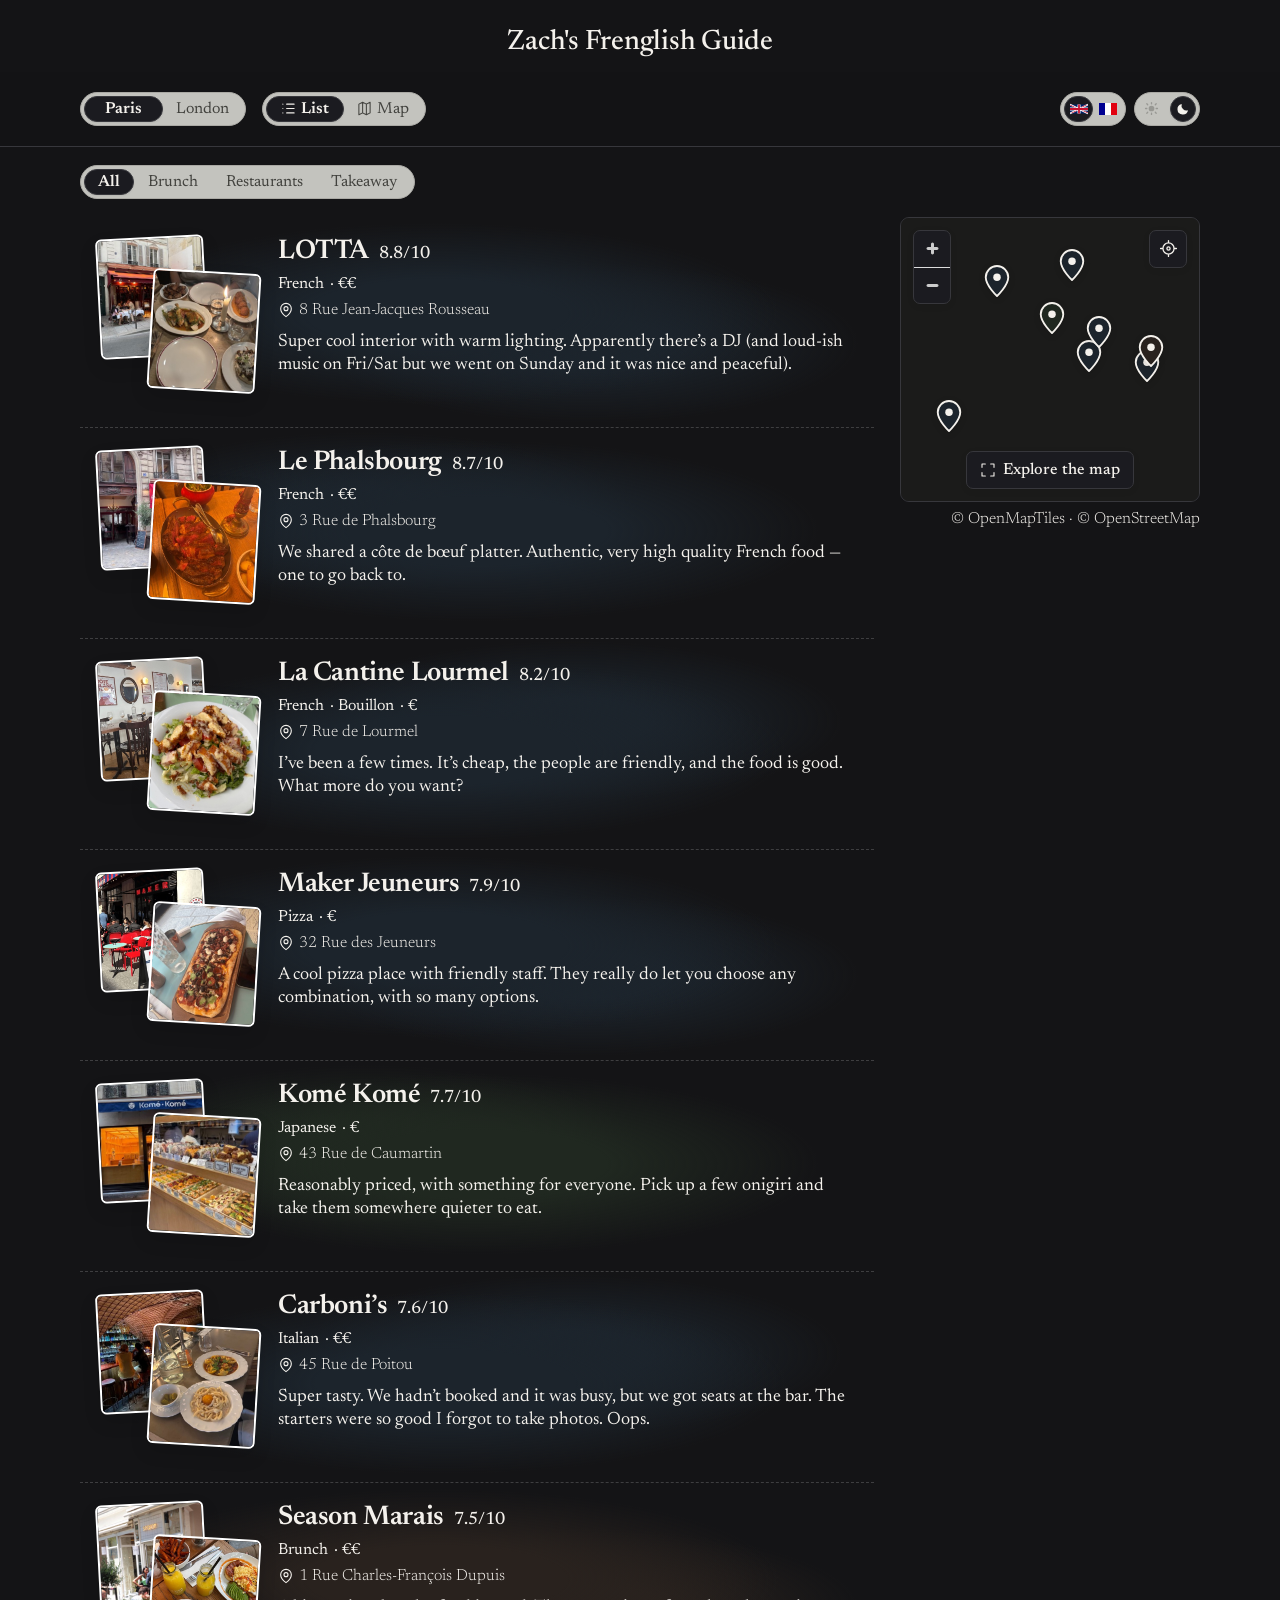
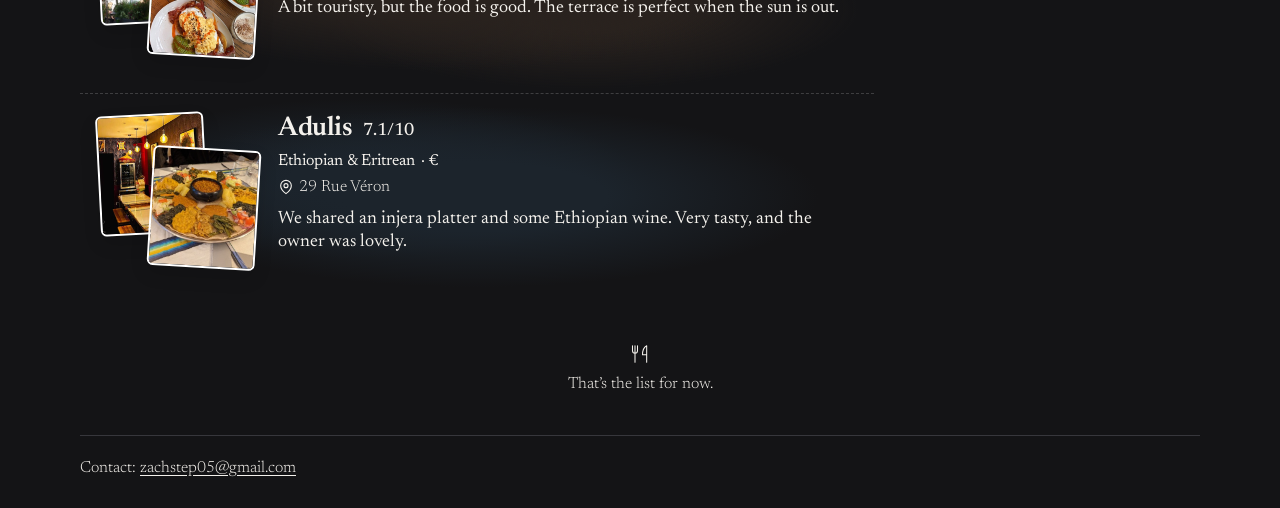
<file: franglish/index.html>
<!doctype html>
<html lang="en">
<head>
<meta charset="UTF-8"><meta name="viewport" content="width=device-width,initial-scale=1,viewport-fit=cover">
<meta name="theme-color" content="#ffffff"><meta name="description" data-i18n-content="A personal guide to good food in Paris and London. Places I’ve tried, with honest notes, photos and a map." content="A personal guide to good food in Paris and London. Places I’ve tried, with honest notes, photos and a map.">
<link rel="canonical" href="https://stephenszachary.com/franglish/"><link rel="icon" href="assets/favicon.svg">
<title>Zach's Frenglish Guide</title>
<script src="theme.js?v=20261125-local-time"></script>
<link rel="preload" href="assets/newsreader-latin.woff2" as="font" type="font/woff2" crossorigin><link rel="stylesheet" href="assets/maplibre-gl.css"><link rel="stylesheet" href="style.css?v=20261125-toggle-spacing">
<script src="assets/maplibre-gl.js" defer></script><script type="module" src="app.js?v=20261125-card-rating"></script>
</head>
<body>

<header class="site-heading"><h1 data-i18n="Zach's Frenglish Guide">Zach's Frenglish Guide</h1></header>
<nav class="topbar" aria-label="Guide controls" data-i18n-aria-label="Guide controls">
  <div class="nav-inner">
    <div class="city-switch segment-switch" role="group" aria-label="Choose a city" data-i18n-aria-label="Choose a city">
      <button data-city="paris" class="selected" aria-pressed="true">Paris</button>
      <button data-city="london" aria-pressed="false" data-i18n="London">London</button>
    </div>
    <div class="view-switch segment-switch" role="group" aria-label="View" data-i18n-aria-label="View">
      <button data-view="list" class="selected" aria-pressed="true"><span data-icon="list"></span><span data-i18n="List">List</span></button>
      <button data-view="map" aria-pressed="false"><span data-icon="map"></span><span data-i18n="Map">Map</span></button>
    </div>
    <div class="preferences">
      <div class="language-switch segment-switch" role="group" aria-label="Choose a language" data-i18n-aria-label="Choose a language">
        <button data-lang="en" class="selected" aria-pressed="true" lang="en" title="English" aria-label="English">
          <svg class="language-flag" viewBox="0 0 60 30" aria-hidden="true" focusable="false">
            <rect width="60" height="30" fill="#012169"/>
            <path d="m0 0 60 30m0-30L0 30" stroke="white" stroke-width="6"/>
            <clipPath id="saltire"><path fill="white" d="M30 15h30v15zv15H0zH0V0zV0h30z"/></clipPath>
            <path d="m0 0 60 30m0-30L0 30" stroke="#c8102e" stroke-width="4" clip-path="url(#saltire)"/>
            <path d="M30 0v30M0 15h60" stroke="white" stroke-width="10"/>
            <path d="M30 0v30M0 15h60" stroke="#c8102e" stroke-width="6"/>
          </svg>
        </button>
        <button data-lang="fr" aria-pressed="false" lang="fr" title="Français" aria-label="Français">
          <svg class="language-flag" viewBox="0 0 3 2" aria-hidden="true" focusable="false">
            <rect width="3" height="2" fill="#fff"/>
            <path d="M0 0h1v2H0z" fill="#000091"/>
            <path d="M2 0h1v2H2z" fill="#e1000f"/>
          </svg>
        </button>
      </div>
      <button id="theme-toggle" class="theme-toggle" type="button" aria-label="Dark mode" data-i18n-aria-label="Dark mode" aria-pressed="false" title="Light / dark mode" data-i18n-title="Light / dark mode">
        <span class="theme-toggle-track" aria-hidden="true">
          <span class="theme-toggle-thumb"></span>
          <span class="theme-toggle-option theme-toggle-sun">
            <svg class="theme-toggle-sun-icon" viewBox="0 0 24 24" focusable="false">
              <circle cx="12" cy="12" r="3.5" fill="currentColor"></circle>
              <path d="M12 2.5v2M12 19.5v2M4.5 4.5l1.4 1.4M18.1 18.1l1.4 1.4M2.5 12h2M19.5 12h2M4.5 19.5l1.4-1.4M18.1 5.9l1.4-1.4"></path>
            </svg>
          </span>
          <span class="theme-toggle-option theme-toggle-moon">
            <svg viewBox="0 0 24 24" focusable="false"><path fill="currentColor" stroke="none" d="M20.7 14.2A8.7 8.7 0 0 1 9.8 3.3a9.2 9.2 0 1 0 10.9 10.9Z"></path></svg>
          </span>
        </span>
      </button>
    </div>
  </div>
</nav>
<main>
<section id="places" class="guide" aria-label="Restaurant guide" data-i18n-aria-label="Restaurant guide">



<div class="filter-row"><div class="category-bar" aria-label="Filter by type" data-i18n-aria-label="Filter by type"><button class="chip selected" data-category="all" aria-pressed="true" data-i18n="All">All</button><button class="chip" data-category="brunch" aria-pressed="false" data-i18n="Brunch">Brunch</button><button class="chip" data-category="restaurants" aria-pressed="false" data-i18n="Restaurants">Restaurants</button><button class="chip" data-category="bakery" aria-pressed="false" data-i18n="Bakeries">Bakeries</button><button class="chip" data-category="sweets" aria-pressed="false" data-i18n="Sweet treats">Sweet treats</button><button class="chip" data-category="takeaway" aria-pressed="false" data-i18n="Takeaway">Takeaway</button></div></div>

<div class="content-layout"><div id="results" class="results" aria-live="polite"></div><aside id="map-panel" class="map-panel" aria-label="Places on a map" data-i18n-aria-label="Places on a map"><div class="map-shell"><div id="map" aria-label="Restaurant map" data-i18n-aria-label="Restaurant map"></div><button id="expand-map" class="map-expand"><span data-icon="expand"></span><span data-i18n="Explore the map">Explore the map</span></button><button id="fit-map" class="map-fit" title="Show all places" data-i18n-title="Show all places" aria-label="Show all places" data-i18n-aria-label="Show all places"><span data-icon="locate"></span></button><div id="map-error" class="map-error" hidden data-i18n="Map unavailable. You can still browse every place in the list.">Map unavailable. You can still browse every place in the list.</div></div><div class="map-credits"><a href="https://www.openmaptiles.org/" target="_blank" rel="noopener">© OpenMapTiles</a><span> · </span><a href="https://www.openstreetmap.org/copyright" target="_blank" rel="noopener">© OpenStreetMap</a></div></aside></div>
<div class="end-note"><span data-icon="utensils"></span><p id="end-note">That’s the list for now.</p></div>
</section>
</main>
<footer><span><span data-i18n="Contact:">Contact:</span> <a class="contact-email" href="mailto:zachstep05@gmail.com">zachstep05@gmail.com</a></span></footer>
<dialog id="place-dialog" class="place-dialog" aria-labelledby="detail-title"><button class="close-button" id="close-detail" aria-label="Close restaurant" data-i18n-aria-label="Close restaurant"><span data-icon="close"></span></button><div id="detail-content"></div></dialog>
</body></html>
</file>
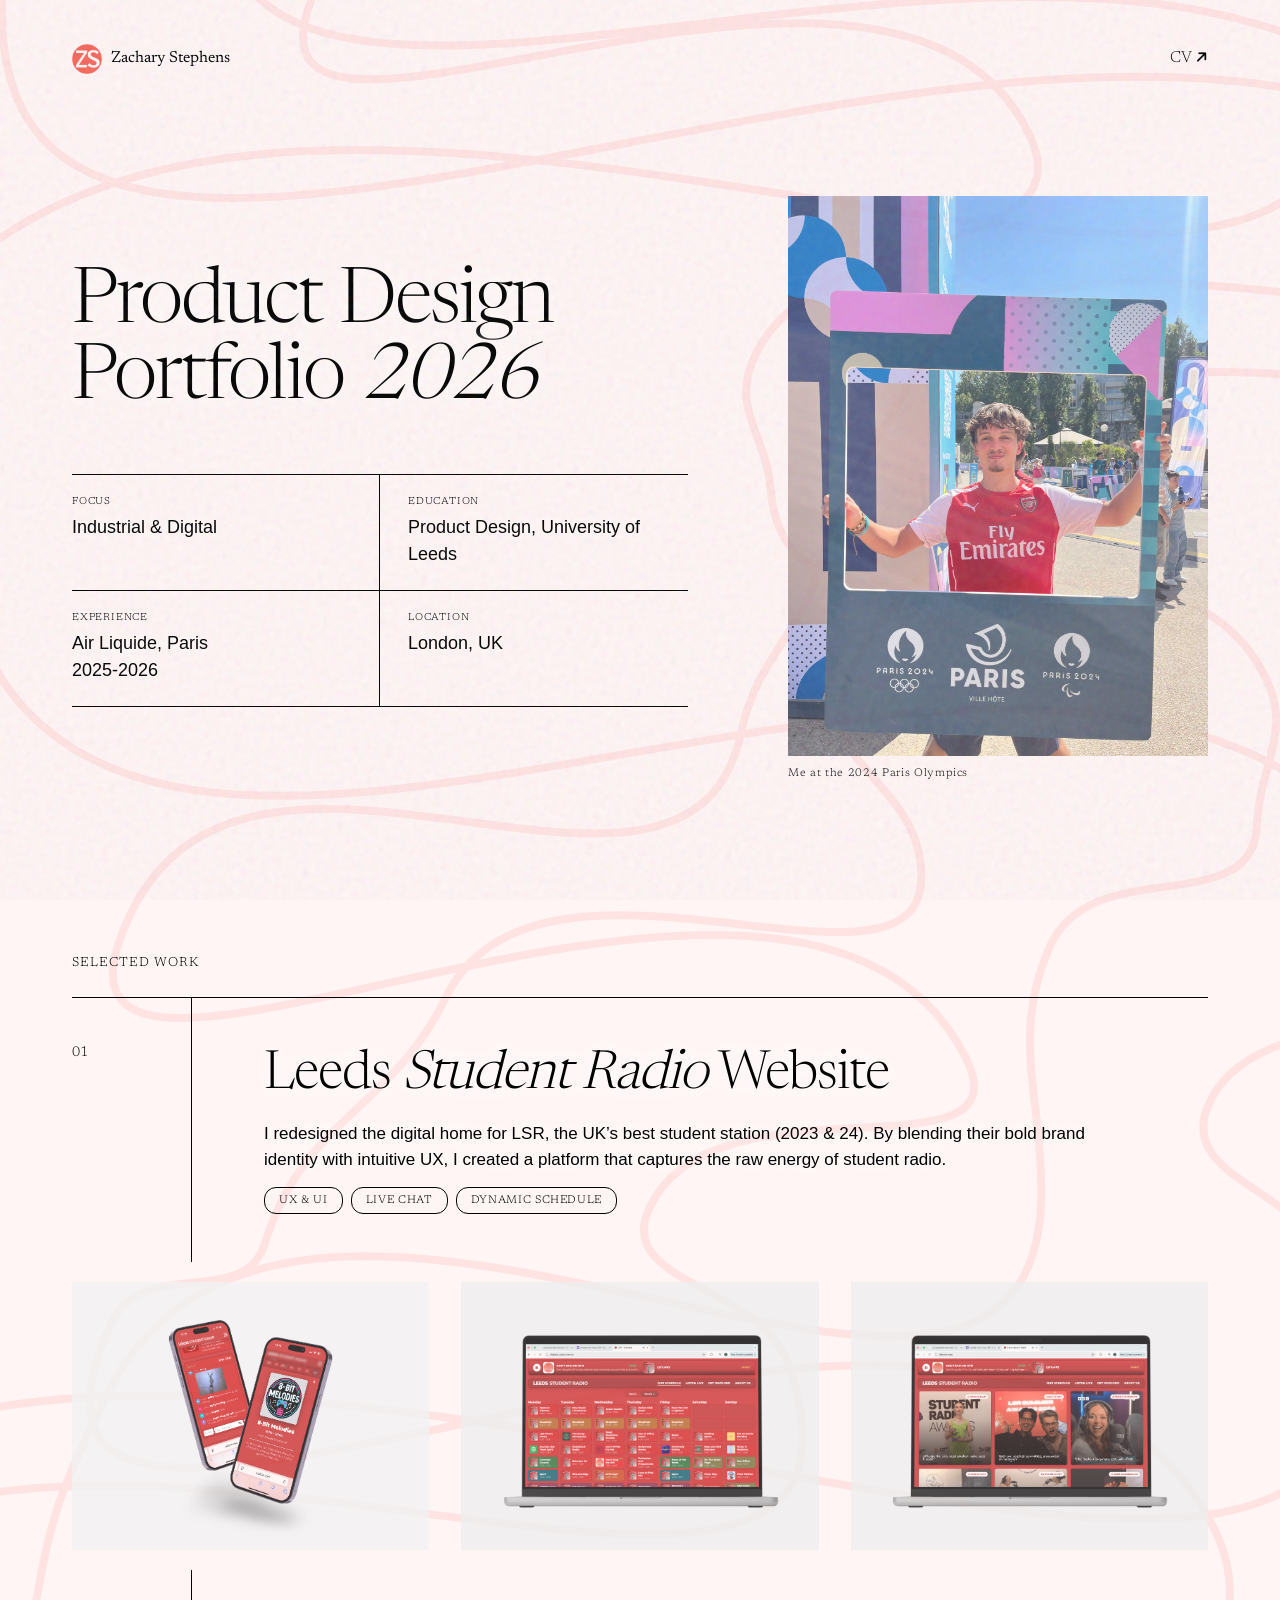
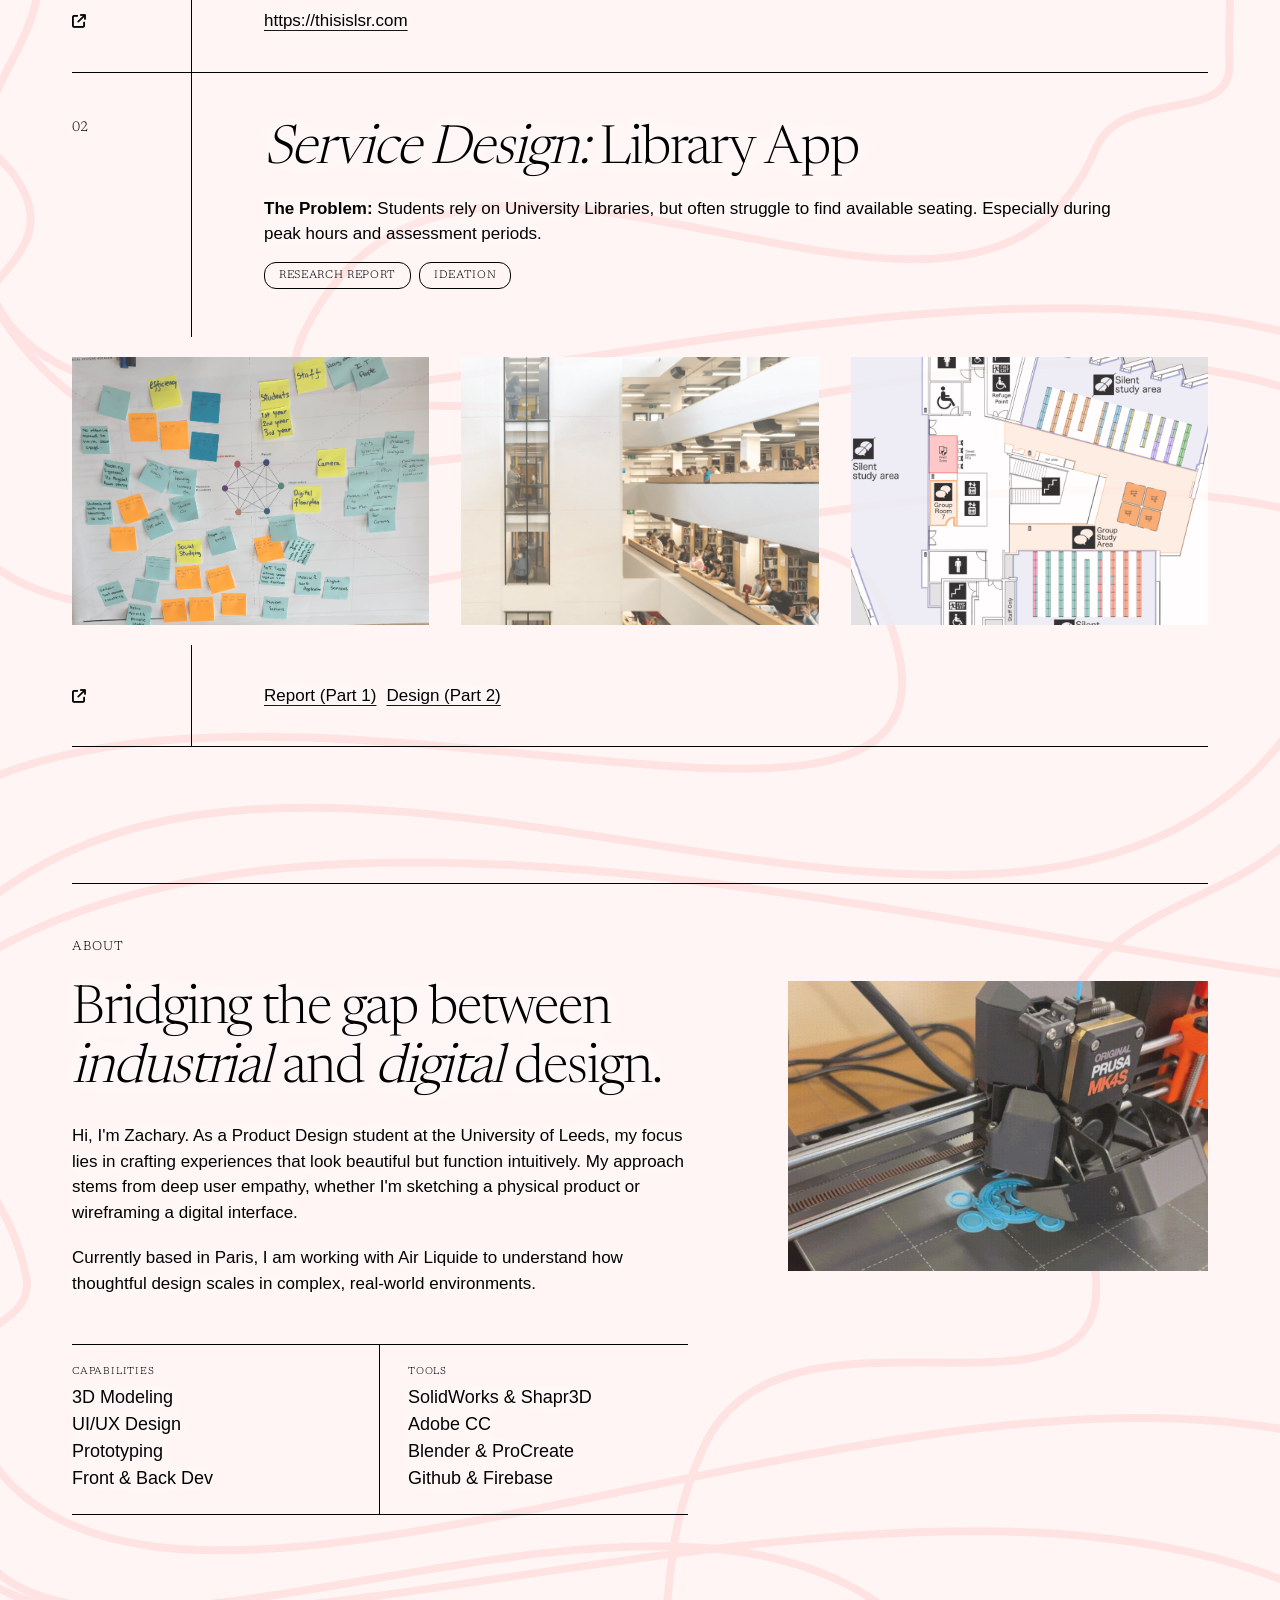
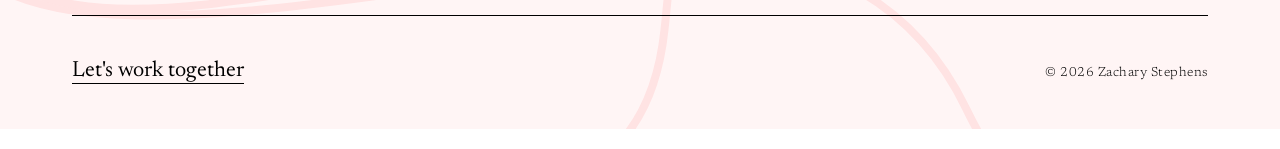
<file: 2.html>
<!DOCTYPE html>
<html lang="en">
<head>
    <meta charset="UTF-8">
    <meta name="viewport" content="width=device-width, initial-scale=1.0">
    <title>Zachary Stephens</title>

    <meta name="title" content="Zachary Stephens">
    <meta name="description" content="Product design student @ the University of Leeds">
    <meta property="og:type" content="website">
    <meta property="og:url" content="https://stephenszachary.com/">
    <meta property="og:title" content="Zachary Stephens">
    <meta property="og:description" content="Product design student @ the University of Leeds">
    <meta property="twitter:url" content="https://stephenszachary.com/">
    <meta property="twitter:title" content="Zachary Stephens">
    <meta property="twitter:description" content="Product design student @ the University of Leeds">

    <link rel="canonical" href="https://stephenszachary.com/">
    <link rel="icon" type="image/png" href="/ZSLOGO.png">
    <link rel="icon" type="image/x-icon" href="/ZSLOGO.ico">






    <link rel="stylesheet" href="https://cdnjs.cloudflare.com/ajax/libs/font-awesome/6.5.0/css/all.min.css">


    <style>
        *, *::before, *::after { box-sizing: border-box; margin: 0; padding: 0; }

       html { 
    scroll-behavior: smooth; 
    background: var(--white); /* Moved here */
}

body {
    background: #f345380d;
    color: var(--black);
    font-family: var(--font-main);
    font-weight: 300;
    -webkit-font-smoothing: antialiased;
}

/* Add this new block anywhere in your <style> tag */
h1, h2, p, .nav-name, .proj-sub, .meta-label, .meta-value {
    text-shadow: 0 0 40px var(--white), 0 0 15px var(--white);
}

        :root {
            --black: #f34538;
            --white: #fff;
            --grey: black;
            --light: #999999;

            /* ── FONT VARIABLES ── */
            --font-main: 'Lexend', sans-serif;
            --font-mono: 'JetBrains Mono', monospace;
            --font-sans: 'Manrope', sans-serif;
        }



        .container { 
            padding: 0 52px;
            max-width: 1400px;
            margin: 0 auto;
        }

        /* ── ABOVE-FOLD WRAPPER ── */
        .above-fold {
            position: relative;
            height: 100svh;
            display: flex;
            flex-direction: column;
            scroll-snap-align: start; 
            scroll-snap-stop: always;
        }

        /* ── NAV ── */
        nav {
            flex-shrink: 0;
            padding: 36px 0;
            padding-bottom: 0px;
            display: flex;
            justify-content: space-between;
            align-items: baseline;
            opacity: 0;
            animation: appear 0.6s 0.05s cubic-bezier(0.2, 0.8, 0.2, 1) forwards;
        }
        .nav-name {
            font-family: var(--font-main);
            font-size: 15px;
            letter-spacing: 0.04em;
            font-weight: 400;
            color: var(--grey);

        }
         .nav-name img {
           margin-right:5px;

        }
        nav a {
            font-family: var(--font-mono);
            font-size: 14px;
            color: var(--grey);
            text-decoration: none;
            letter-spacing: 0.03em;
        }
        nav a:hover { color: var(--black); }

        /* ── HERO ── */
        .hero {
            flex: 1;            
            min-height: 0;      
            display: grid;
            grid-template-columns: 1fr 380px;
            gap: 80px;
            align-items: center;
            padding: 48px 0;
            opacity: 0;
            animation: appear 0.8s 0.15s cubic-bezier(0.2, 0.8, 0.2, 1) forwards;
        }

        .hero-headline {
            font-size: clamp(32px, 5.5vw, 96px);
            font-weight: 300;
            line-height: 1.08;
            letter-spacing: -0.025em;
            margin-bottom: 48px;
        }
        .hero-headline em { font-style: italic; }

        .hero-meta {
            display: grid;
            grid-template-columns: 1fr 1fr;
            border-top: 1px solid var(--black);
        }
        .meta-item {
            padding: 18px 0;
            border-bottom: 1px solid var(--black);
        }
        .meta-item:nth-child(odd)  { padding-right: 28px; border-right: 1px solid var(--black); }
        .meta-item:nth-child(even) { padding-left: 28px; }
        .meta-label {
            font-family: var(--font-mono);
            font-size: 10px;
            letter-spacing: 0.08em;
            text-transform: uppercase;
            color: var(--grey);
            display: block;
            margin-bottom: 7px;
        }
        .meta-value { 
            font-family: var(--font-sans) !important;
            font-size: 17px; 
            font-weight: 400; 
            line-height: 1.5; 
        }

        .hero-photo {
            height: 100%;
            display: flex;
            flex-direction: column;
            justify-content: center;
        }
        .hero-photo img {
            width: 100%;
            max-height: calc(100dvh - 120px);
            object-fit: cover;
            object-position: center top;
            display: block;
        }
        .photo-caption {
            font-family: var(--font-mono);
            font-size: 11px;
            color: var(--grey);
            letter-spacing: 0.06em;
            margin-top: 12px;
        }

        /* ── SCROLL INDICATOR ── */
        .scroll-indicator {
            position: absolute;
            bottom: 32px;
            left: 50%;
            transform: translateX(-50%);
            display: flex;
            flex-direction: column;
            align-items: center;
            gap: 6px;
            opacity: 0;
            animation: appear 0.5s 0.8s forwards, float 2s ease-in-out infinite;
            pointer-events: none; 
            transition: opacity 0.4s ease;
        }
        .scroll-indicator.is-hidden {
            opacity: 0 !important;
        }
        .scroll-indicator span {
            font-family: var(--font-mono);
            font-size: 10px;
            text-transform: uppercase;
            letter-spacing: 0.1em;
            color: var(--grey);
        }

        /* ── SCROLL REVEAL CLASSES ── */
        .reveal-on-scroll {
            opacity: 0;
            transform: translateY(20px);
            transition: opacity 0.8s cubic-bezier(0.2, 0.8, 0.2, 1), transform 0.8s cubic-bezier(0.2, 0.8, 0.2, 1);
            will-change: opacity, transform;
        }

        .reveal-on-scroll.is-visible {
            opacity: 1;
            transform: translateY(0);
        }

        .delay-1 { transition-delay: 0.1s; }
        .delay-2 { transition-delay: 0.2s; }

        /* ── WORK SECTION ── */
        .projects-section {
            min-height: 100svh;
            display: flex;
            flex-direction: column;
            justify-content: center;
            padding: 56px 0; 
            scroll-snap-align: start;
            scroll-snap-stop: always;
        }

        .work-header {
            padding: 0 0 28px;
            display: flex;
            justify-content: space-between;
            align-items: baseline;
        }
        .section-label {
            font-family: var(--font-mono);
            font-size: 13px;
            letter-spacing: 0.08em;
            text-transform: uppercase;
            color: var(--black);
        }

        /* ── PROJECT SECTION STRUCTURE ── */
        .project {
            display: grid;
            grid-template-columns: 100px 1fr;
            border-top: 1px solid var(--black);
            margin-bottom: 80px;
        }

        .proj-index {
            font-family: var(--font-mono);
            font-size: 13px;
            color: var(--grey);
            padding: 40px 0;
            border-right: 1px solid var(--black);
            grid-row: 1; 
        }

        .proj-body { 
            padding: 40px 60px; 
            grid-row: 1; 
        }

        .proj-title-main {
            font-size: clamp(28px, 4.2vw, 72px);
            font-weight: 300;
            line-height: 1.1;
            letter-spacing: -0.02em;
            margin-bottom: 16px;
        }
        .proj-title-main em { font-style: italic; }
        .proj-title-main a { text-decoration: none; color: inherit; }

        .proj-sub {
            font-family: var(--font-sans) !important; /* Updated */
            font-size: 17px;
            font-weight: 400;
            line-height: 1.5;
        }

        .proj-tags { padding-top: 15px; display: flex; flex-wrap: wrap; gap: 8px; }
        .proj-tags span {
            font-family: var(--font-mono);
            font-size: 11px;
            letter-spacing: 0.06em;
            text-transform: uppercase;
            color: var(--black);
            border: 1px solid var(--black);
            border-radius: 12px;
            padding: 7px 14px;
        }

        /* ── GALLERY (Desktop: 3 side-by-side) ── */
        .proj-gallery {
            grid-column: 1 / span 2; 
            padding: 20px 0 20px 0;
        }
        .gallery-track {
            display: grid;
            grid-template-columns: repeat(3, 1fr);
            gap: 20px;
        }
        .gallery-item {
            aspect-ratio: 16/12;

            overflow: hidden;
        }
        .gallery-item img {
            width: 100%;
            height: 100%;
            object-fit: cover;
            display: block;
        }

        /* ── PROJECT FOOTER ── */
        .proj-footer-label {
            font-family: var(--font-mono);
            font-size: 13px;
            color: var(--grey);
            padding: 40px 0;
            border-right: 1px solid var(--black);
            border-bottom: 1px solid var(--black);
            letter-spacing: 0.06em;
            text-transform: uppercase;
            align-self: stretch; 
            display: flex;
            align-items: center; 
        }
        .proj-footer-body { 
            padding: 40px 60px; 
            border-bottom: 1px solid var(--black);
            align-self: stretch; 
            display: flex;
            align-items: center; 
        }
        .proj-footer-body a {
            color: var(--black);
            text-decoration: underline;
            text-decoration-thickness: 1px;
            text-underline-offset: 4px;
            transition: color 0.2s ease;
        }
        .proj-footer-body a:hover {
            color: var(--grey);
        }

        /* ── ABOUT SECTION (NEW) ── */
        .about-section {
            padding: 56px 0 100px;
            border-top: 1px solid var(--black);
        }
        .about-grid {
            display: grid;
            grid-template-columns: 1fr 380px;
            gap: 80px;
            align-items: start;
        }
        .about-text .proj-title-main {
            margin-bottom: 24px;
        }
        .about-meta {
            display: grid;
            grid-template-columns: 1fr 1fr;
            border-top: 1px solid var(--black);
        }

        /* ── FOOTER ── */
        footer {
            border-top: 1px solid var(--black);
            padding: 36px 0;
            display: flex;
            justify-content: space-between;
            align-items: center;
        }
        footer a {
            color: var(--black);
            font-size: 20px;
            font-weight: 400;
            text-decoration: none;
            border-bottom: 1px solid var(--black);
            padding-bottom: 1px;
        }
        footer a:hover { border-bottom-color: transparent; }
        .footer-mono {
            font-family: var(--font-mono);
            font-size: 13px;
            color: var(--grey);
            letter-spacing: 0.04em;
        }

        /* ── LARGE SCREEN ENHANCEMENTS ── */
        @media (min-width: 1200px) {
            .container { padding: 0 72px; }
            nav { padding: 44px 0 0; }
            .nav-name { font-size: 16px; }
            .hero {
                grid-template-columns: 1fr 420px;
                gap: 100px;
                padding: 56px 0;
            }
            .hero-headline {
                font-size: clamp(48px, 6vw, 96px);
                margin-bottom: 56px;
                    line-height: 0.98;
            }
            .meta-item { padding: 22px 0; }
            .meta-value { font-size: 18px; }
            .hero-photo img { max-height: calc(100dvh - 110px); }

            .project { grid-template-columns: 120px 1fr; }
            .proj-body { padding: 48px 72px; }
            .gallery-track { gap: 32px; }
            .proj-index { padding: 48px 0; font-size: 14px; }
            .proj-footer-label { padding: 38px 0; font-size: 14px; }
            .proj-footer-body { padding: 38px 72px; }

            .about-grid {
                grid-template-columns: 1fr 420px;
                gap: 100px;
            }

            footer { padding: 44px 0; flex-direction: row; gap: 0;}
            footer a { font-size: 22px; }
        }

        /* ── ANIMS ── */
        @keyframes appear {
            from { opacity: 0; transform: translateY(12px); }
            to   { opacity: 1; transform: translateY(0); }
        }

        /* ── RESPONSIVE ── */
        @media (max-width: 900px) {
            .hero, .about-grid { grid-template-columns: 1fr 260px; gap: 40px; }
        }

        @media (min-width: 701px) {
            .proj-title-main:hover { cursor: pointer; }
            .emaillarge  { font-size: 1.1rem; padding-top: 18px }

            .footer-mono a i.fa-arrow-right { font-size: 14px !important; }
        }

        @media (max-width: 700px) {
            .proj-sub { font-size: 14px; line-height: 1.2; }
            .container { padding: 0 20px; }
            .hero {
                grid-template-columns: 1fr;
                grid-template-rows: auto 1fr;
                gap: 0;
                padding: 0;
                align-items: stretch;
            }
            .hero-photo {
                order: -1;
                height: 38svh;
                justify-content: flex-start;
                padding: 20px 0 16px;
            }
            .hero-photo img {
                width: auto;
                height: 100%;
                max-height: 100%;
                object-fit: cover;
                object-position: center;
            }
            .hero-text { padding: 16px 0 24px; overflow: hidden; }
            .hero-headline { font-size: clamp(28px, 8vw, 52px); margin-bottom: 20px; }
            .meta-value { font-size: 14px; line-height: 0 !important; }
            .meta-item { padding: 10px 0; }

            .project { grid-template-columns: 44px 1fr; }
            .proj-body { padding: 20px 16px; }
            .proj-gallery { padding: 10px 0 10px 0; }

            .gallery-track {
                display: flex;
                grid-template-columns: none;
                overflow-x: auto;
                scroll-snap-type: x mandatory;
                gap: 12px;
                padding: 0 20px;
                scrollbar-width: none;
            }
            .gallery-track::-webkit-scrollbar { display: none; }
            .gallery-item { flex: 0 0 85%; scroll-snap-align: center; }
            .proj-footer-label { padding: 20px 0; }
            .proj-footer-body { padding: 20px 16px; }

            .about-grid { grid-template-columns: 1fr; gap: 40px; }

            nav a:hover { color: var(--grey); }
            .fa-brands:hover { color: var(--grey); }
            footer { flex-direction: column; gap: 12px; text-align: center; }
        }

        .fa-brands:hover { color: var(--black); }


        /* New styles for About Images */
.about-images {
    display: flex;
    flex-direction: column;
    gap: 20px;
}

.about-img-wrapper {
    width: 100%;
    background: var(--light);
    overflow: hidden;
    max-height:290px;
}

.about-img-wrapper img {
    width: 100%;
    height: auto;
    display: block;
    object-fit: cover;
}

/* Ensure the about-meta stays neat below text on mobile */
@media (max-width: 700px) {
    .about-images {
        margin-top: 10px;
        order: 3; /* Places images at the bottom of the grid on mobile */
    }
    .hideer {
       display: none !important;
    }
}

img {
       opacity: 0.8 !important;
    }
    /* 1. Create the grain layer */
body::before {
  content: "";
  position: fixed;
  top: 0;
  left: 0;
  width: 100vw;
  height: 100vh;
  z-index: 9999; /* Ensures it sits on top of everything */
  pointer-events: none; /* Allows clicking through the grain */

  /* 2. The Grain Texture (SVG data URI) */
  background-image: url("data:image/svg+xml,%3Csvg viewBox='0 0 200 200' xmlns='http://www.w3.org/2000/svg'%3E%3Cfilter id='noiseFilter'%3E%3CfeTurbulence type='fractalNoise' baseFrequency='0.65' numOctaves='3' stitchTiles='stitch'/%3E%3C/filter%3E%3Crect width='100%25' height='100%25' filter='url(%23noiseFilter)'/%3E%3C/svg%3E");

  /* 3. Transparency and Blending */
  opacity: 0.1; /* Adjust this for subtle or intense grain */
  contrast: 150%;
  brightness: 100%;
}
    </style>
<link rel="stylesheet" href="legacy-typography.css">
</head>
<body>

<div class="above-fold container">
    <nav> 
        <span class="nav-name" style="letter-spacing:0px;">
            <img src="/ZSLOGO.png" style="width:30px; vertical-align: middle;">
            Zachary Stephens
        </span>
        <span class="footer-mono">

            <a href="https://drive.google.com/file/d/1IeWRP8qElenLNUsY86ZLhC7He6xqhmdD/view?usp=sharing" target="_blank" style="font-size:1rem">
                CV<i class="fa-solid fa-arrow-right" style="transform:rotate(-45deg); margin-left:3px; font-size:12px"></i>
            </a>
        </span>
    </nav>

    <section class="hero">
        <div class="hero-text">
            <h1 class="hero-headline">
                <span style="color:black">Product Design</span><br>Portfolio
                <em>2026</em><br>

            </h1>
            <div class="hero-meta">
                <div class="meta-item">
                    <span class="meta-label">Focus</span>
                    <span class="meta-value">Industrial &amp; Digital</span>
                </div>
                <div class="meta-item">
                    <span class="meta-label">Education</span>
                    <span class="meta-value">Product Design, University of Leeds</span>
                </div>
                <div class="meta-item">
                    <span class="meta-label">Experience</span>
                    <span class="meta-value">Air Liquide, Paris<br> 2025-2026</span>
                </div>
                <div class="meta-item">
                    <span class="meta-label">Location</span>
                    <span class="meta-value">London, UK</span>
                </div>
            </div>
        </div>
        <div class="hero-photo">
            <img src="/me.jpeg" alt="Zachary Stephens">
            <p class="photo-caption">Me at the 2024 Paris Olympics</p>
        </div>
    </section>
</div> 

<div class="container reveal-on-scroll">
    <section class="projects-section">
        <div class="work-header">
            <span class="section-label">Selected Work</span>
        </div>

        <div class="project" style="    margin-bottom: 0px;">
            <div class="proj-index">01</div>
            <div class="proj-body">
                <h2 class="proj-title-main">Leeds<em> Student Radio </em>Website</h2>
                <p class="proj-sub">I redesigned the digital home for LSR, the UK’s best student station (2023 & 24). By blending their bold brand identity with intuitive UX, I created a platform that captures the raw energy of student radio.</p>
                <div class="proj-tags">
                    <span>UX & UI</span>
                    <span>Live Chat</span>
                      <span>Dynamic Schedule</span>
                </div>
            </div>

            <div class="proj-gallery">
                <div class="gallery-track">
                    <div class="gallery-item"><img src="/Lsr-mob.png" alt="Mobile Mockup LSR"></div>
                    <div class="gallery-item"><img src="/New-Sch-LSR.png" alt="Laptop Mockup LSR"></div>
                    <div class="gallery-item"><img src="/New-Mac-LSR.png" alt="LSR Homepage Mockup"></div>
                </div>
            </div>

            <div class="proj-footer-label"><i class="fa-solid fa-arrow-up-right-from-square"></i></div>
            <div class="proj-footer-body">
                <a href="https://thisislsr.com" class="proj-sub" target="_blank">https://thisislsr.com</a>
            </div>
        </div>

       <div class="project" style="margin-top:0; padding-top:0; border-top:none;" >
            <div class="proj-index" >02</div>
            <div class="proj-body">
                <h2 class="proj-title-main"><em>Service Design: </em>Library App</h2>
                <p class="proj-sub"><b>The Problem: </b>Students rely on University Libraries, but often struggle to find available seating. Especially during peak hours and assessment periods.</p>
                <div class="proj-tags">
                    <span>Research report</span>
                    <span>Ideation</span>

                </div>
            </div>

            <div class="proj-gallery">
                <div class="gallery-track">
                    <div class="gallery-item"><img src="/Screenshot%202026-03-30%20at%2015.40.55.png" alt="Research board"></div>
                    <div class="gallery-item"><img src="/Screenshot%202026-03-30%20at%2015.39.29.png" alt="Library"></div>
                    <div class="gallery-item"><img src="/Screenshot%202026-03-30%20at%2015.39.59.png" alt="Floor plan"></div>
                </div>
            </div>

            <div class="proj-footer-label"><i class="fa-solid fa-arrow-up-right-from-square"></i></div>
            <div class="proj-footer-body">
                <a href="https://drive.google.com/file/d/14wrNN8WhUJga5HwJBUOw7JLY9CzRohOS/view?usp=sharing" class="proj-sub" target="_blank">Report (Part 1) </a>
                 <a href="https://drive.google.com/file/d/16Y6ko60bonPNxt2vzZ7Yj9FwEgex7x-0/view?usp=sharing" class="proj-sub" target="_blank" style="margin-left:10px;"> Design (Part 2)</a>
            </div>
        </div>
    </section>
</div>

<div class="container reveal-on-scroll delay-1">
    <section class="about-section">
        <div class="work-header">
            <span class="section-label">About</span>
        </div>
      <div class="about-grid">
    <div class="about-text">
        <h2 class="proj-title-main">Bridging the gap between <em>industrial</em> and <em>digital</em> design.</h2>
        <p class="proj-sub" style="margin-bottom: 20px;">
            Hi, I'm Zachary. As a Product Design student at the University of Leeds, my focus lies in crafting experiences that look beautiful but function intuitively. My approach stems from deep user empathy, whether I'm sketching a physical product or wireframing a digital interface.
        </p>
        <p class="proj-sub" style="margin-bottom: 48px;">
            Currently based in Paris, I am working with Air Liquide to understand how thoughtful design scales in complex, real-world environments.
        </p>

        <div class="about-meta">
            <div class="meta-item">
                <span class="meta-label">Capabilities</span>
                <span class="meta-value">3D Modeling<br>UI/UX Design<br>Prototyping<br>Front & Back Dev</span>
            </div>
            <div class="meta-item">
                <span class="meta-label">Tools</span>
                <span class="meta-value">SolidWorks & Shapr3D<br>Adobe CC<br>Blender & ProCreate<br>Github & Firebase</span>
            </div>
        </div>
    </div>

    <div class="about-images">
        <div class="about-img-wrapper">
            <img class="hideer" src="/IMG_3821-ezgif.com-optimize.gif" alt="gif">
        </div>


    </div>
</div>

    </section>

    <footer>
        <a href="mailto:zachstep05@gmail.com">Let's work together</a>
        <div class="footer-mono">© 2026 Zachary Stephens</div>
    </footer>
</div>

<script>
    document.addEventListener('scroll', () => {
        const indicator = document.querySelector('.scroll-indicator');
        if (indicator) {
            if (window.scrollY > 30) {
                indicator.classList.add('is-hidden');
            } else {
                indicator.classList.remove('is-hidden');
            }
        }
    });

    document.addEventListener("DOMContentLoaded", () => {
        const observerOptions = {
            root: null,
            rootMargin: '0px',
            threshold: 0.15
        };

        const observer = new IntersectionObserver((entries) => {
            entries.forEach(entry => {
                if (entry.isIntersecting) {
                    entry.target.classList.add('is-visible');
                    observer.unobserve(entry.target); 
                }
            });
        }, observerOptions);

        const revealElements = document.querySelectorAll('.reveal-on-scroll');
        revealElements.forEach(el => observer.observe(el));
    });
    </script>
<script>
    // --- SPATIALLY AWARE, STRICT AVOIDANCE SQUIGGLES ---
    document.addEventListener("DOMContentLoaded", () => {
        const canvasUnder = document.createElement('canvas');
        const canvasOver = document.createElement('canvas');

        [canvasUnder, canvasOver].forEach(canvas => {
            canvas.style.position = 'absolute';
            canvas.style.top = '0';
            canvas.style.left = '0';
            canvas.style.pointerEvents = 'none'; 
            document.body.style.overflowX = 'hidden'; 
            document.body.appendChild(canvas);
        });

        canvasUnder.style.zIndex = '-1';   
        canvasOver.style.zIndex = '9999';  

        const ctxUnder = canvasUnder.getContext('2d');
        const ctxOver = canvasOver.getContext('2d');

        function drawSquiggles() {
            const width = document.body.scrollWidth;
            const height = document.body.scrollHeight;

            [canvasUnder, canvasOver].forEach(canvas => {
                canvas.width = width;
                canvas.height = height;
            });

            const styleOptions = {
                strokeStyle: '#ffecec', 
                lineWidth: 8, 
                lineCap: 'round',
                lineJoin: 'round'
            }; 

            Object.assign(ctxUnder, styleOptions);
            Object.assign(ctxOver, styleOptions);

            const getRects = (nodes) => Array.from(nodes).map(n => {
                const r = n.getBoundingClientRect();
                return { 
                    top: r.top + window.scrollY, 
                    bottom: r.bottom + window.scrollY, 
                    left: r.left + window.scrollX, 
                    right: r.right + window.scrollX 
                };
            });

            const imgs = document.querySelectorAll('img');
            const imgRects = getRects(imgs);

            const textElements = document.querySelectorAll('h1, h2, p, .nav-name, .meta-label, .meta-value, .hero-meta, .section-label, .proj-index, .proj-tags span, .footer-mono, .proj-footer-body, footer a');
            const textRects = getRects(textElements);

            const numberOfLines = 4; 

            // --- THE SPATIAL GRID ---
            // Stores the coordinates of all drawn paths to prevent overlap
            const pathGrid = new Map();
            const GRID_SIZE = 100;

            function addFootprint(x, y) {
                let bx = Math.floor(x / GRID_SIZE);
                let by = Math.floor(y / GRID_SIZE);
                let key = `${bx},${by}`;
                if (!pathGrid.has(key)) pathGrid.set(key, []);
                pathGrid.get(key).push({x, y});
            }

            // Checks if a coordinate is too close to an already drawn line
            function isTooCloseToOtherLines(x, y, threshold = 80) {
                let bx = Math.floor(x / GRID_SIZE);
                let by = Math.floor(y / GRID_SIZE);

                // Check current and neighboring buckets for speed
                for (let cx = bx - 1; cx <= bx + 1; cx++) {
                    for (let cy = by - 1; cy <= by + 1; cy++) {
                        let key = `${cx},${cy}`;
                        if (pathGrid.has(key)) {
                            let points = pathGrid.get(key);
                            for (let i = 0; i < points.length; i++) {
                                if (Math.hypot(x - points[i].x, y - points[i].y) < threshold) {
                                    return true; 
                                }
                            }
                        }
                    }
                }
                return false;
            }

            for (let i = 0; i < numberOfLines; i++) {
                const mainPath = new Path2D();
                const overPaths = [];

                let curX = (width / numberOfLines) * i + (Math.random() * 100 - 50);
                let curY = -100 - (Math.random() * 400); 

                let prevCp2X = curX + (Math.random() * 200 - 100); 
                let prevCp2Y = curY - 150; 

                mainPath.moveTo(curX, curY);

                while (curY < height + 200) {
                    let bestSegment = null;
                    let minTextHits = Infinity;
                    let minLineHits = Infinity;
                    const MAX_RETRIES = 20; 

                    let dx = curX - prevCp2X;
                    let dy = curY - prevCp2Y;
                    let len = Math.hypot(dx, dy) || 1; 
                    let dirX = dx / len;
                    let dirY = dy / len;

                    for (let retry = 0; retry < MAX_RETRIES; retry++) {
                        let nextX, nextY;

                        // ESCAPE HATCH
                        if (retry > 35) { 
                            nextX = curX < width / 2 ? curX - 300 : curX + 300; 
                            nextY = curY + 350 + (Math.random() * 200); 
                        } else {
                            // MIXED MOVEMENT LOGIC
                            let moveType = Math.random();
                            if (moveType > 0.7) {
                                if (curX < width / 2) {
                                    nextX = width + 100 + (Math.random() * 300);
                                } else {
                                    nextX = 0 - 100 - (Math.random() * 300);
                                }
                                let horizontalTravel = Math.abs(nextX - curX);
                                nextY = curY + 150 + (horizontalTravel * 0.12) + (Math.random() * 100);
                            } else if (moveType > 0.3) {
                                nextX = Math.random() * width;
                                nextY = curY + 120 + (Math.random() * 150);
                            } else {
                                nextX = curX + (Math.random() * 500 - 250); 
                                nextX = Math.max(-50, Math.min(width + 50, nextX)); 
                                nextY = curY + 80 + (Math.random() * 100); 
                            }
                        }

                        let dist = Math.hypot(nextX - curX, nextY - curY);
                        let tension = 0.4; 

                        let cp1x = curX + dirX * (dist * tension);
                        let cp1y = curY + dirY * (dist * tension);

                        let cp2x = nextX - (nextX - curX) * 0.2; 
                        let cp2y = nextY - (dist * tension); 

                        let textHits = 0;
                        let imgHits = 0;
                        let lineHits = 0; // Tracks if it's tracing another line

                        for (let t = 0; t <= 1; t += 0.1) {
                            const x = Math.pow(1-t, 3)*curX + 3*Math.pow(1-t, 2)*t*cp1x + 3*(1-t)*Math.pow(t, 2)*cp2x + Math.pow(t, 3)*nextX;
                            const y = Math.pow(1-t, 3)*curY + 3*Math.pow(1-t, 2)*t*cp1y + 3*(1-t)*Math.pow(t, 2)*cp2y + Math.pow(t, 3)*nextY;

                            if (imgRects.some(r => x > r.left && x < r.right && y > r.top && y < r.bottom)) {
                                imgHits++;
                            }

                            // 1. Text Collision Check
                            if (x > 0 && x < width && textRects.some(r => x > r.left - 45 && x < r.right + 45 && y > r.top - 35 && y < r.bottom + 35)) {
                                textHits++;
                            }

                            // 2. Line Overlap Check (Only bother checking if text isn't hit to save performance)
                            if (textHits === 0 && isTooCloseToOtherLines(x, y, 75)) {
                                lineHits++;
                            }
                        }

                        let segment = { nextX, nextY, cp1x, cp1y, cp2x, cp2y, imgHits, textHits, lineHits };

                        // PERFECT PATH: 0 text hits, and minimal line overlaps (<= 3 allows them to cross sharply, but not travel parallel)
                        if (textHits === 0 && lineHits <= 3) {
                            bestSegment = segment;
                            break; 
                        }

                        // Keep track of the safest path if we can't find a perfect one
                        if (textHits === 0 && lineHits < minLineHits) {
                            minLineHits = lineHits;
                            bestSegment = segment;
                        } else if (textHits < minTextHits && !bestSegment) {
                            minTextHits = textHits;
                            bestSegment = segment; // Absolute fallback
                        }
                    }

                    // Draw the chosen segment
                    mainPath.bezierCurveTo(bestSegment.cp1x, bestSegment.cp1y, bestSegment.cp2x, bestSegment.cp2y, bestSegment.nextX, bestSegment.nextY);

                    // Record the footprint of the chosen segment so future lines avoid it
                    for (let t = 0; t <= 1; t += 0.1) {
                        const recX = Math.pow(1-t, 3)*curX + 3*Math.pow(1-t, 2)*t*bestSegment.cp1x + 3*(1-t)*Math.pow(t, 2)*bestSegment.cp2x + Math.pow(t, 3)*bestSegment.nextX;
                        const recY = Math.pow(1-t, 3)*curY + 3*Math.pow(1-t, 2)*t*bestSegment.cp1y + 3*(1-t)*Math.pow(t, 2)*bestSegment.cp2y + Math.pow(t, 3)*bestSegment.nextY;
                        addFootprint(recX, recY);
                    }

                    if (bestSegment.imgHits > 0 && Math.random() < 0.0) {
                        const overSegment = new Path2D();
                        overSegment.moveTo(curX, curY);
                        overSegment.bezierCurveTo(bestSegment.cp1x, bestSegment.cp1y, bestSegment.cp2x, bestSegment.cp2y, bestSegment.nextX, bestSegment.nextY);
                        overPaths.push(overSegment);
                    }

                    curX = bestSegment.nextX;
                    curY = bestSegment.nextY; 
                    prevCp2X = bestSegment.cp2x;
                    prevCp2Y = bestSegment.cp2y;
                }

                ctxUnder.stroke(mainPath);
                overPaths.forEach(p => ctxOver.stroke(p));
            }
        }

        window.addEventListener('load', drawSquiggles);

        let resizeTimer;
        window.addEventListener('resize', () => {
            clearTimeout(resizeTimer);
            // Clear the spatial grid on resize so lines can calculate fresh routes
            drawSquiggles(); 
        });
    });
</script>
</body>
</html>
</file>
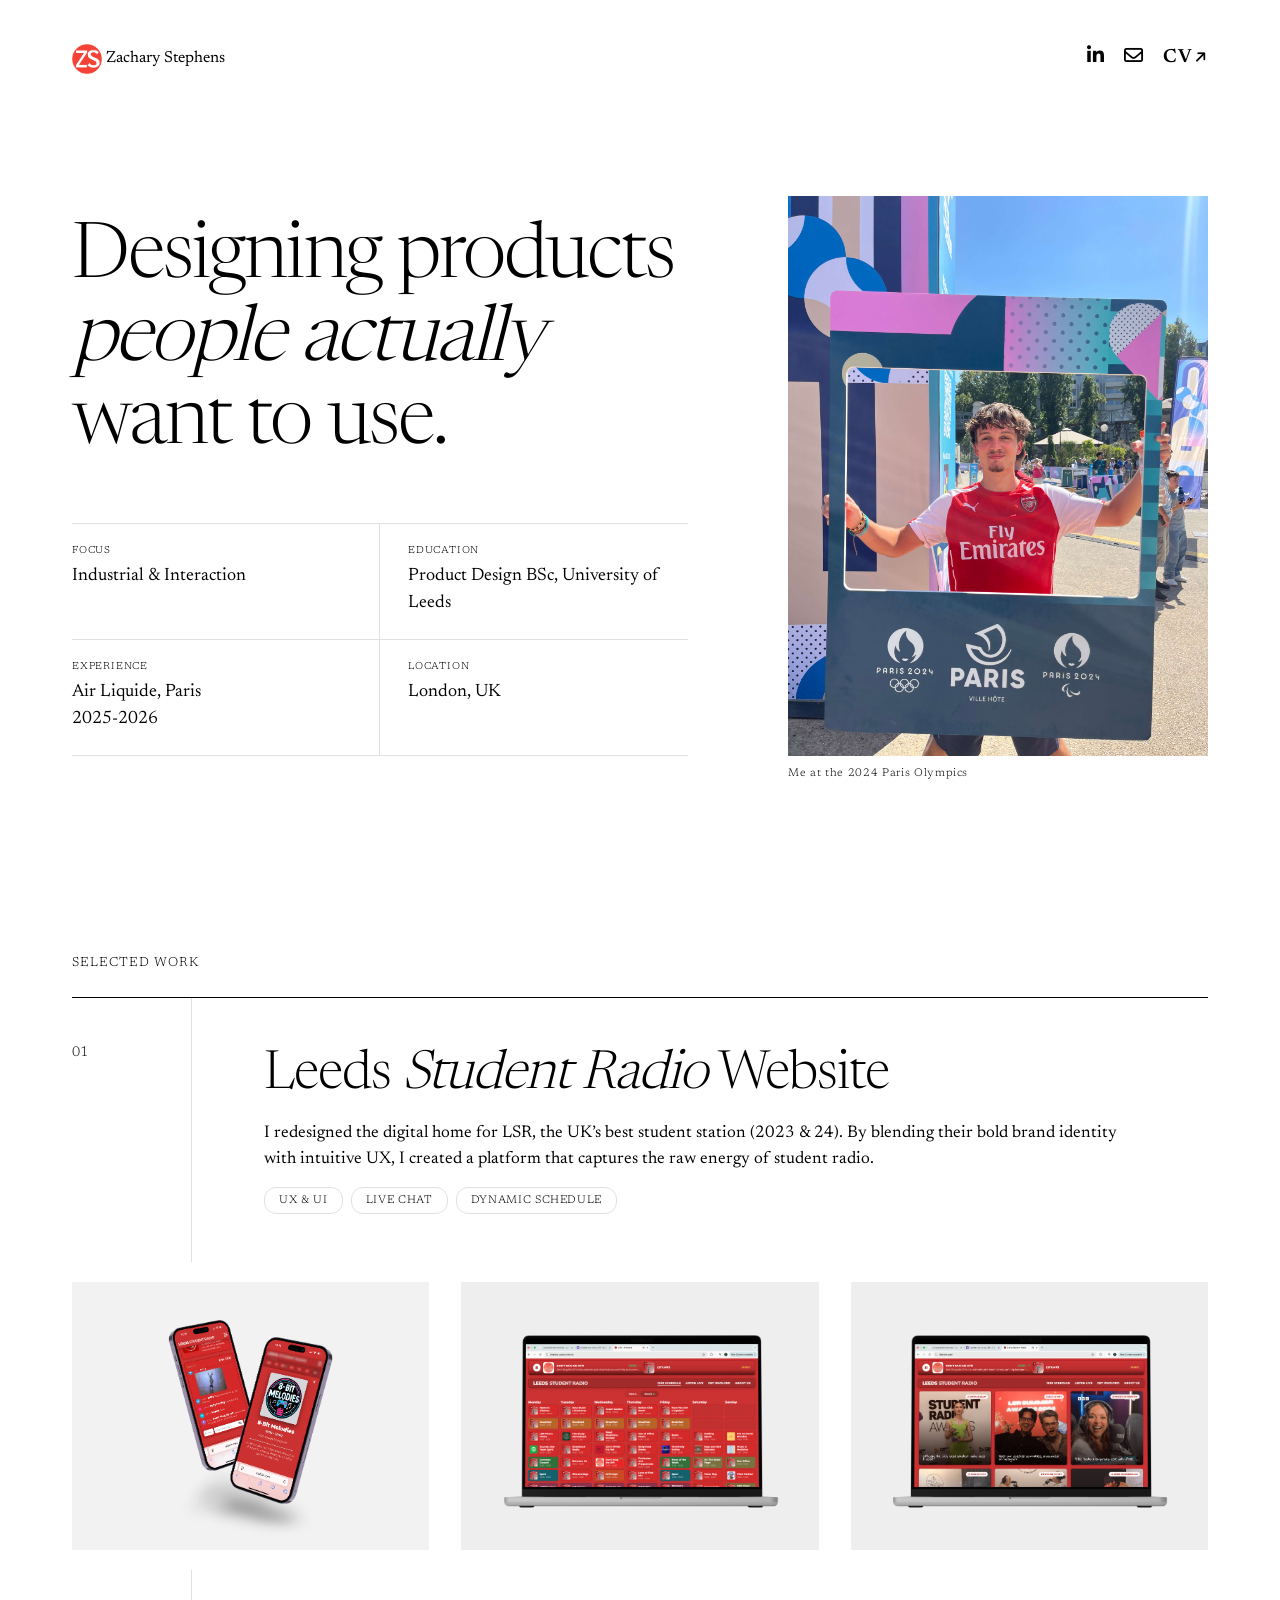
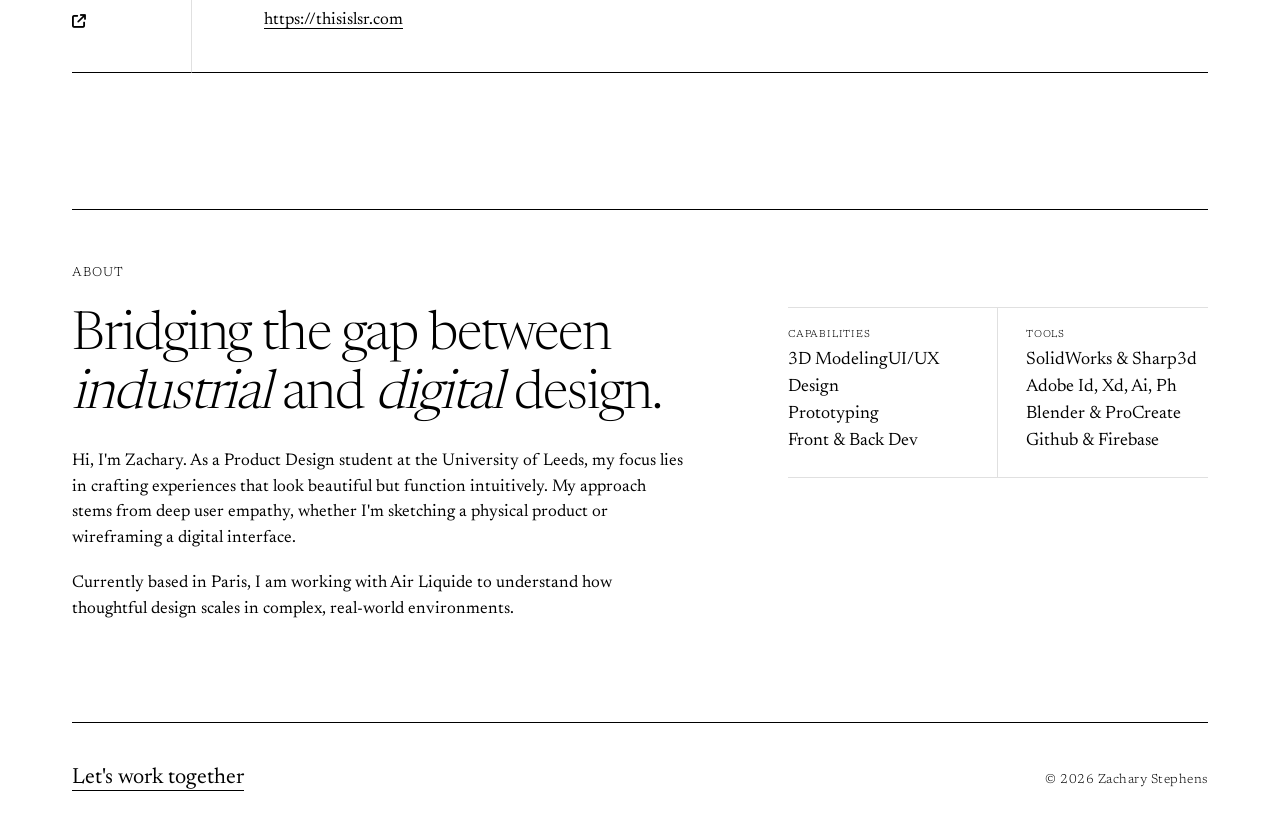
<file: 3.html>
<!DOCTYPE html>
<html lang="en">
<head>
    <meta charset="UTF-8">
    <meta name="viewport" content="width=device-width, initial-scale=1.0">
    <title>Zachary Stephens | Product Designer</title>

    <meta name="title" content="Zachary Stephens">
    <meta name="description" content="Product design student @ the University of Leeds">
    <meta property="og:type" content="website">
    <meta property="og:url" content="https://stephenszachary.com/">
    <meta property="og:title" content="Zachary Stephens">
    <meta property="og:description" content="Product design student @ the University of Leeds">
    <meta property="twitter:url" content="https://stephenszachary.com/">
    <meta property="twitter:title" content="Zachary Stephens">
    <meta property="twitter:description" content="Product design student @ the University of Leeds">

    <link rel="canonical" href="https://stephenszachary.com/">
    <link rel="icon" type="image/png" href="/ZSLOGO.png">
    <link rel="icon" type="image/x-icon" href="/ZSLOGO.ico">




    <link rel="stylesheet" href="https://cdnjs.cloudflare.com/ajax/libs/font-awesome/6.5.0/css/all.min.css">

    <style>
        *, *::before, *::after { box-sizing: border-box; margin: 0; padding: 0; }

        html { 
            scroll-behavior: smooth; 
        }

        :root {
            --black: #111;
            --white: #fff;
            --grey: #888;
            --light: #e0e0e0;

            /* ── FONT VARIABLES ── */
            --font-main: 'Lexend', sans-serif;
            --font-mono: 'Urbanist', sans-serif;
        }

        body {
            background: var(--white);
            color: var(--black);
            font-family: var(--font-main);
            font-weight: 300;
            -webkit-font-smoothing: antialiased;
        }

        .container { 
            padding: 0 52px;
            max-width: 1400px;
            margin: 0 auto;
        }

        /* ── ABOVE-FOLD WRAPPER ── */
        .above-fold {
            position: relative;
            height: 100svh;
            display: flex;
            flex-direction: column;
            scroll-snap-align: start; 
            scroll-snap-stop: always;
        }

        /* ── NAV ── */
        nav {
            flex-shrink: 0;
            padding: 36px 0;
            padding-bottom: 0px;
            display: flex;
            justify-content: space-between;
            align-items: baseline;
            opacity: 0;
            animation: appear 0.6s 0.05s cubic-bezier(0.2, 0.8, 0.2, 1) forwards;
        }
        .nav-name {
            font-family: var(--font-mono);
            font-size: 15px;
            letter-spacing: 0.04em;
            font-weight: 400;
        }
        nav a {
            font-family: var(--font-mono);
            font-size: 14px;
            color: var(--grey);
            text-decoration: none;
            letter-spacing: 0.03em;
        }
        nav a:hover { color: var(--black); }

        /* ── HERO ── */
        .hero {
            flex: 1;           
            min-height: 0;      
            display: grid;
            grid-template-columns: 1fr 380px;
            gap: 80px;
            align-items: center;
            padding: 48px 0;
            opacity: 0;
            animation: appear 0.8s 0.15s cubic-bezier(0.2, 0.8, 0.2, 1) forwards;
        }

        .hero-headline {
            font-size: clamp(32px, 5.5vw, 96px);
            font-weight: 300;
            line-height: 1.08;
            letter-spacing: -0.025em;
            margin-bottom: 48px;
        }
        .hero-headline em { font-style: italic; }

        .hero-meta {
            display: grid;
            grid-template-columns: 1fr 1fr;
            border-top: 1px solid var(--light);
        }
        .meta-item {
            padding: 18px 0;
            border-bottom: 1px solid var(--light);
        }
        .meta-item:nth-child(odd)  { padding-right: 28px; border-right: 1px solid var(--light); }
        .meta-item:nth-child(even) { padding-left: 28px; }
        .meta-label {
            font-family: var(--font-mono);
            font-size: 10px;
            letter-spacing: 0.08em;
            text-transform: uppercase;
            color: var(--grey);
            display: block;
            margin-bottom: 7px;
        }
        .meta-value { font-size: 17px; font-weight: 400; line-height: 1.5; }

        .hero-photo {
            height: 100%;
            display: flex;
            flex-direction: column;
            justify-content: center;
        }
        .hero-photo img {
            width: 100%;
            max-height: calc(100dvh - 120px);
            object-fit: cover;
            object-position: center top;
            display: block;
        }
        .photo-caption {
            font-family: var(--font-mono);
            font-size: 11px;
            color: var(--grey);
            letter-spacing: 0.06em;
            margin-top: 12px;
        }

        /* ── SCROLL INDICATOR ── */
        .scroll-indicator {
            position: absolute;
            bottom: 32px;
            left: 50%;
            transform: translateX(-50%);
            display: flex;
            flex-direction: column;
            align-items: center;
            gap: 6px;
            opacity: 0;
            animation: appear 0.5s 0.8s forwards, float 2s ease-in-out infinite;
            pointer-events: none; 
            transition: opacity 0.4s ease;
        }
        .scroll-indicator.is-hidden {
            opacity: 0 !important;
        }
        .scroll-indicator span {
            font-family: var(--font-mono);
            font-size: 10px;
            text-transform: uppercase;
            letter-spacing: 0.1em;
            color: var(--grey);
        }

        /* ── SCROLL REVEAL CLASSES ── */
        .reveal-on-scroll {
            opacity: 0;
            transform: translateY(20px);
            transition: opacity 0.8s cubic-bezier(0.2, 0.8, 0.2, 1), transform 0.8s cubic-bezier(0.2, 0.8, 0.2, 1);
            will-change: opacity, transform;
        }

        .reveal-on-scroll.is-visible {
            opacity: 1;
            transform: translateY(0);
        }

        .delay-1 { transition-delay: 0.1s; }
        .delay-2 { transition-delay: 0.2s; }

        /* ── WORK SECTION ── */
        .projects-section {
            min-height: 100svh;
            display: flex;
            flex-direction: column;
            justify-content: center;
            padding: 56px 0; 
            scroll-snap-align: start;
            scroll-snap-stop: always;
        }

        .work-header {
            padding: 0 0 28px;
            display: flex;
            justify-content: space-between;
            align-items: baseline;
        }
        .section-label {
            font-family: var(--font-mono);
            font-size: 13px;
            letter-spacing: 0.08em;
            text-transform: uppercase;
            color: var(--grey);
        }

        /* ── PROJECT SECTION STRUCTURE ── */
        .project {
            display: grid;
            grid-template-columns: 100px 1fr;
            border-top: 1px solid var(--black);
            margin-bottom: 80px;
        }

        .proj-index {
            font-family: var(--font-mono);
            font-size: 13px;
            color: var(--grey);
            padding: 40px 0;
            border-right: 1px solid var(--light);
            grid-row: 1; 
        }

        .proj-body { 
            padding: 40px 60px; 
            grid-row: 1; 
        }

        .proj-title-main {
            font-size: clamp(28px, 4.2vw, 72px);
            font-weight: 300;
            line-height: 1.1;
            letter-spacing: -0.02em;
            margin-bottom: 16px;
        }
        .proj-title-main em { font-style: italic; }
        .proj-title-main a { text-decoration: none; color: inherit; }

        .proj-sub {
            font-size: 17px;
            font-weight: 400;
            line-height: 1.5;
        }

        .proj-tags { padding-top: 15px; display: flex; flex-wrap: wrap; gap: 8px; }
        .proj-tags span {
            font-family: var(--font-mono);
            font-size: 11px;
            letter-spacing: 0.06em;
            text-transform: uppercase;
            color: var(--grey);
            border: 1px solid var(--light);
            border-radius: 12px;
            padding: 7px 14px;
        }

        /* ── GALLERY (Desktop: 3 side-by-side) ── */
        .proj-gallery {
            grid-column: 1 / span 2; 
            padding: 20px 0 20px 0;
        }
        .gallery-track {
            display: grid;
            grid-template-columns: repeat(3, 1fr);
            gap: 20px;
        }
        .gallery-item {
            aspect-ratio: 16/12;
            background: var(--light);
            overflow: hidden;
        }
        .gallery-item img {
            width: 100%;
            height: 100%;
            object-fit: cover;
            display: block;
        }

        /* ── PROJECT FOOTER ── */
        .proj-footer-label {
            font-family: var(--font-mono);
            font-size: 13px;
            color: var(--grey);
            padding: 40px 0;
            border-right: 1px solid var(--light);
            border-bottom: 1px solid var(--black);
            letter-spacing: 0.06em;
            text-transform: uppercase;
            align-self: stretch; 
            display: flex;
            align-items: center; 
        }
        .proj-footer-body { 
            padding: 40px 60px; 
            border-bottom: 1px solid var(--black);
            align-self: stretch; 
            display: flex;
            align-items: center; 
        }
        .proj-footer-body a {
            color: var(--black);
            text-decoration: underline;
            text-decoration-thickness: 1px;
            text-underline-offset: 4px;
            transition: color 0.2s ease;
        }
        .proj-footer-body a:hover {
            color: var(--grey);
        }

        /* ── ABOUT SECTION (NEW) ── */
        .about-section {
            padding: 56px 0 100px;
            border-top: 1px solid var(--black);
        }
        .about-grid {
            display: grid;
            grid-template-columns: 1fr 380px;
            gap: 80px;
            align-items: start;
        }
        .about-text .proj-title-main {
            margin-bottom: 24px;
        }
        .about-meta {
            display: grid;
            grid-template-columns: 1fr 1fr;
            border-top: 1px solid var(--light);
        }

        /* ── FOOTER ── */
        footer {
            border-top: 1px solid var(--black);
            padding: 36px 0;
            display: flex;
            justify-content: space-between;
            align-items: center;
        }
        footer a {
            color: var(--black);
            font-size: 20px;
            font-weight: 400;
            text-decoration: none;
            border-bottom: 1px solid var(--black);
            padding-bottom: 1px;
        }
        footer a:hover { border-bottom-color: transparent; }
        .footer-mono {
            font-family: var(--font-mono);
            font-size: 13px;
            color: var(--grey);
            letter-spacing: 0.04em;
        }

        /* ── LARGE SCREEN ENHANCEMENTS ── */
        @media (min-width: 1200px) {
            .container { padding: 0 72px; }
            nav { padding: 44px 0 0; }
            .nav-name { font-size: 16px; }
            .hero {
                grid-template-columns: 1fr 420px;
                gap: 100px;
                padding: 56px 0;
            }
            .hero-headline {
                font-size: clamp(48px, 6vw, 96px);
                margin-bottom: 56px;
            }
            .meta-item { padding: 22px 0; }
            .meta-value { font-size: 18px; }
            .hero-photo img { max-height: calc(100dvh - 110px); }

            .project { grid-template-columns: 120px 1fr; }
            .proj-body { padding: 48px 72px; }
            .gallery-track { gap: 32px; }
            .proj-index { padding: 48px 0; font-size: 14px; }
            .proj-footer-label { padding: 38px 0; font-size: 14px; }
            .proj-footer-body { padding: 38px 72px; }

            .about-grid {
                grid-template-columns: 1fr 420px;
                gap: 100px;
            }

            footer { padding: 44px 0; flex-direction: row; gap: 0;}
            footer a { font-size: 22px; }
        }

        /* ── ANIMS ── */
        @keyframes appear {
            from { opacity: 0; transform: translateY(12px); }
            to   { opacity: 1; transform: translateY(0); }
        }

        /* ── RESPONSIVE ── */
        @media (max-width: 900px) {
            .hero, .about-grid { grid-template-columns: 1fr 260px; gap: 40px; }
        }

        @media (min-width: 701px) {
            .proj-title-main:hover { cursor: pointer; }
            .emaillarge  { font-size: 1.1rem; padding-top: 18px }
            .footer-mono i, .footer-mono a { font-size: 1.2rem !important; }
            .footer-mono a i.fa-arrow-right { font-size: 14px !important; }
        }

        @media (max-width: 700px) {
            .proj-sub { font-size: 14px; line-height: 1.2; }
            .container { padding: 0 20px; }
            .hero {
                grid-template-columns: 1fr;
                grid-template-rows: auto 1fr;
                gap: 0;
                padding: 0;
                align-items: stretch;
            }
            .hero-photo {
                order: -1;
                height: 38svh;
                justify-content: flex-start;
                padding: 20px 0 16px;
            }
            .hero-photo img {
                width: auto;
                height: 100%;
                max-height: 100%;
                object-fit: cover;
                object-position: center;
            }
            .hero-text { padding: 16px 0 24px; overflow: hidden; }
            .hero-headline { font-size: clamp(28px, 8vw, 52px); margin-bottom: 20px; }
            .meta-value { font-size: 14px; line-height: 0 !important; }
            .meta-item { padding: 10px 0; }

            .project { grid-template-columns: 44px 1fr; }
            .proj-body { padding: 20px 16px; }
            .proj-gallery { padding: 10px 0 10px 0; }

            .gallery-track {
                display: flex;
                grid-template-columns: none;
                overflow-x: auto;
                scroll-snap-type: x mandatory;
                gap: 12px;
                padding: 0 20px;
                scrollbar-width: none;
            }
            .gallery-track::-webkit-scrollbar { display: none; }
            .gallery-item { flex: 0 0 85%; scroll-snap-align: center; }
            .proj-footer-label { padding: 20px 0; }
            .proj-footer-body { padding: 20px 16px; }

            .about-grid { grid-template-columns: 1fr; gap: 40px; }

            nav a:hover { color: var(--grey); }
            .fa-brands:hover { color: var(--grey); }
            footer { flex-direction: column; gap: 12px; text-align: center; }
        }

        .fa-brands:hover { color: var(--black); }
    </style>
<link rel="stylesheet" href="legacy-typography.css">
</head>
<body>

<div class="above-fold container">
    <nav> 
        <span class="nav-name" style="letter-spacing:0px;">
            <img src="/ZSLOGO.png" style="width:30px; vertical-align: middle;">
            Zachary Stephens
        </span>
        <span class="footer-mono">
            <a href="https://www.linkedin.com/in/zacharystephens05/" target="_blank" rel="noopener" style="border:none; margin-right:15px;">
                <i class="fa-brands fa-linkedin-in" style="font-size:1rem;"></i>
            </a>
            <a href="mailto:zachstep05@gmail.com" rel="noopener" style="border:none; margin-right:15px;"> 
                <i class="fa-regular fa-envelope" style="font-size:1rem;"></i>
            </a>
            <a href="https://drive.google.com/file/d/1IeWRP8qElenLNUsY86ZLhC7He6xqhmdD/view?usp=sharing" target="_blank" style="font-weight:650; font-size:1rem">
                CV<i class="fa-solid fa-arrow-right" style="transform:rotate(-45deg); margin-left:3px; font-size:12px"></i>
            </a>
        </span>
    </nav>

    <section class="hero">
        <div class="hero-text">
            <h1 class="hero-headline">
                Designing products<br>
                <em>people actually</em><br>
                want to use.
            </h1>
            <div class="hero-meta">
                <div class="meta-item">
                    <span class="meta-label">Focus</span>
                    <span class="meta-value">Industrial &amp; Interaction</span>
                </div>
                <div class="meta-item">
                    <span class="meta-label">Education</span>
                    <span class="meta-value">Product Design BSc, University of Leeds</span>
                </div>
                <div class="meta-item">
                    <span class="meta-label">Experience</span>
                    <span class="meta-value">Air Liquide, Paris<br> 2025-2026</span>
                </div>
                <div class="meta-item">
                    <span class="meta-label">Location</span>
                    <span class="meta-value">London, UK</span>
                </div>
            </div>
        </div>
        <div class="hero-photo">
            <img src="/me.jpeg" alt="Zachary Stephens">
            <p class="photo-caption">Me at the 2024 Paris Olympics</p>
        </div>
    </section>
</div> 

<div class="container reveal-on-scroll">
    <section class="projects-section">
        <div class="work-header">
            <span class="section-label">Selected Work</span>
        </div>

        <div class="project">
            <div class="proj-index">01</div>
            <div class="proj-body">
                <h2 class="proj-title-main">Leeds<em> Student Radio </em>Website</h2>
                <p class="proj-sub">I redesigned the digital home for LSR, the UK’s best student station (2023 & 24). By blending their bold brand identity with intuitive UX, I created a platform that captures the raw energy of student radio.</p>
                <div class="proj-tags">
                    <span>UX & UI</span>
                    <span>Live Chat</span>
                      <span>Dynamic Schedule</span>
                </div>
            </div>

            <div class="proj-gallery">
                <div class="gallery-track">
                    <div class="gallery-item"><img src="/Lsr-mob.png" alt="Mobile Mockup LSR"></div>
                    <div class="gallery-item"><img src="/New-Sch-LSR.png" alt="Laptop Mockup LSR"></div>
                    <div class="gallery-item"><img src="/New-Mac-LSR.png" alt="LSR Homepage Mockup"></div>
                </div>
            </div>

            <div class="proj-footer-label"><i class="fa-solid fa-arrow-up-right-from-square"></i></div>
            <div class="proj-footer-body">
                <a href="https://thisislsr.com" class="proj-sub" target="_blank">https://thisislsr.com</a>
            </div>
        </div>

    </section>
</div>

<div class="container reveal-on-scroll delay-1">
    <section class="about-section">
        <div class="work-header">
            <span class="section-label">About</span>
        </div>
        <div class="about-grid">
            <div class="about-text">
                <h2 class="proj-title-main">Bridging the gap between <em>industrial</em> and <em>digital</em> design.</h2>
                <p class="proj-sub" style="margin-bottom: 20px;">
                    Hi, I'm Zachary. As a Product Design student at the University of Leeds, my focus lies in crafting experiences that look beautiful but function intuitively. My approach stems from deep user empathy, whether I'm sketching a physical product or wireframing a digital interface.
                </p>
                <p class="proj-sub">
                    Currently based in Paris, I am working with Air Liquide to understand how thoughtful design scales in complex, real-world environments.
                </p>
            </div>

            <div class="about-meta">
                <div class="meta-item">
                    <span class="meta-label">Capabilities</span>
                    <span class="meta-value">3D ModelingUI/UX Design<br>Prototyping<br>Front & Back Dev</span>
                </div>
                <div class="meta-item">
                    <span class="meta-label">Tools</span>
                    <span class="meta-value">SolidWorks & Sharp3d<br>Adobe Id, Xd, Ai, Ph<br>Blender & ProCreate<br>Github & Firebase</span>
                </div>
            </div>
        </div>
    </section>

    <footer>
        <a href="mailto:zachstep05@gmail.com">Let's work together</a>
        <div class="footer-mono">© 2026 Zachary Stephens</div>
    </footer>
</div>

<script>
    document.addEventListener('scroll', () => {
        const indicator = document.querySelector('.scroll-indicator');
        if (indicator) {
            if (window.scrollY > 30) {
                indicator.classList.add('is-hidden');
            } else {
                indicator.classList.remove('is-hidden');
            }
        }
    });

    document.addEventListener("DOMContentLoaded", () => {
        const observerOptions = {
            root: null,
            rootMargin: '0px',
            threshold: 0.15
        };

        const observer = new IntersectionObserver((entries) => {
            entries.forEach(entry => {
                if (entry.isIntersecting) {
                    entry.target.classList.add('is-visible');
                    observer.unobserve(entry.target); 
                }
            });
        }, observerOptions);

        const revealElements = document.querySelectorAll('.reveal-on-scroll');
        revealElements.forEach(el => observer.observe(el));
    });
</script>

</body>
</html>
</file>
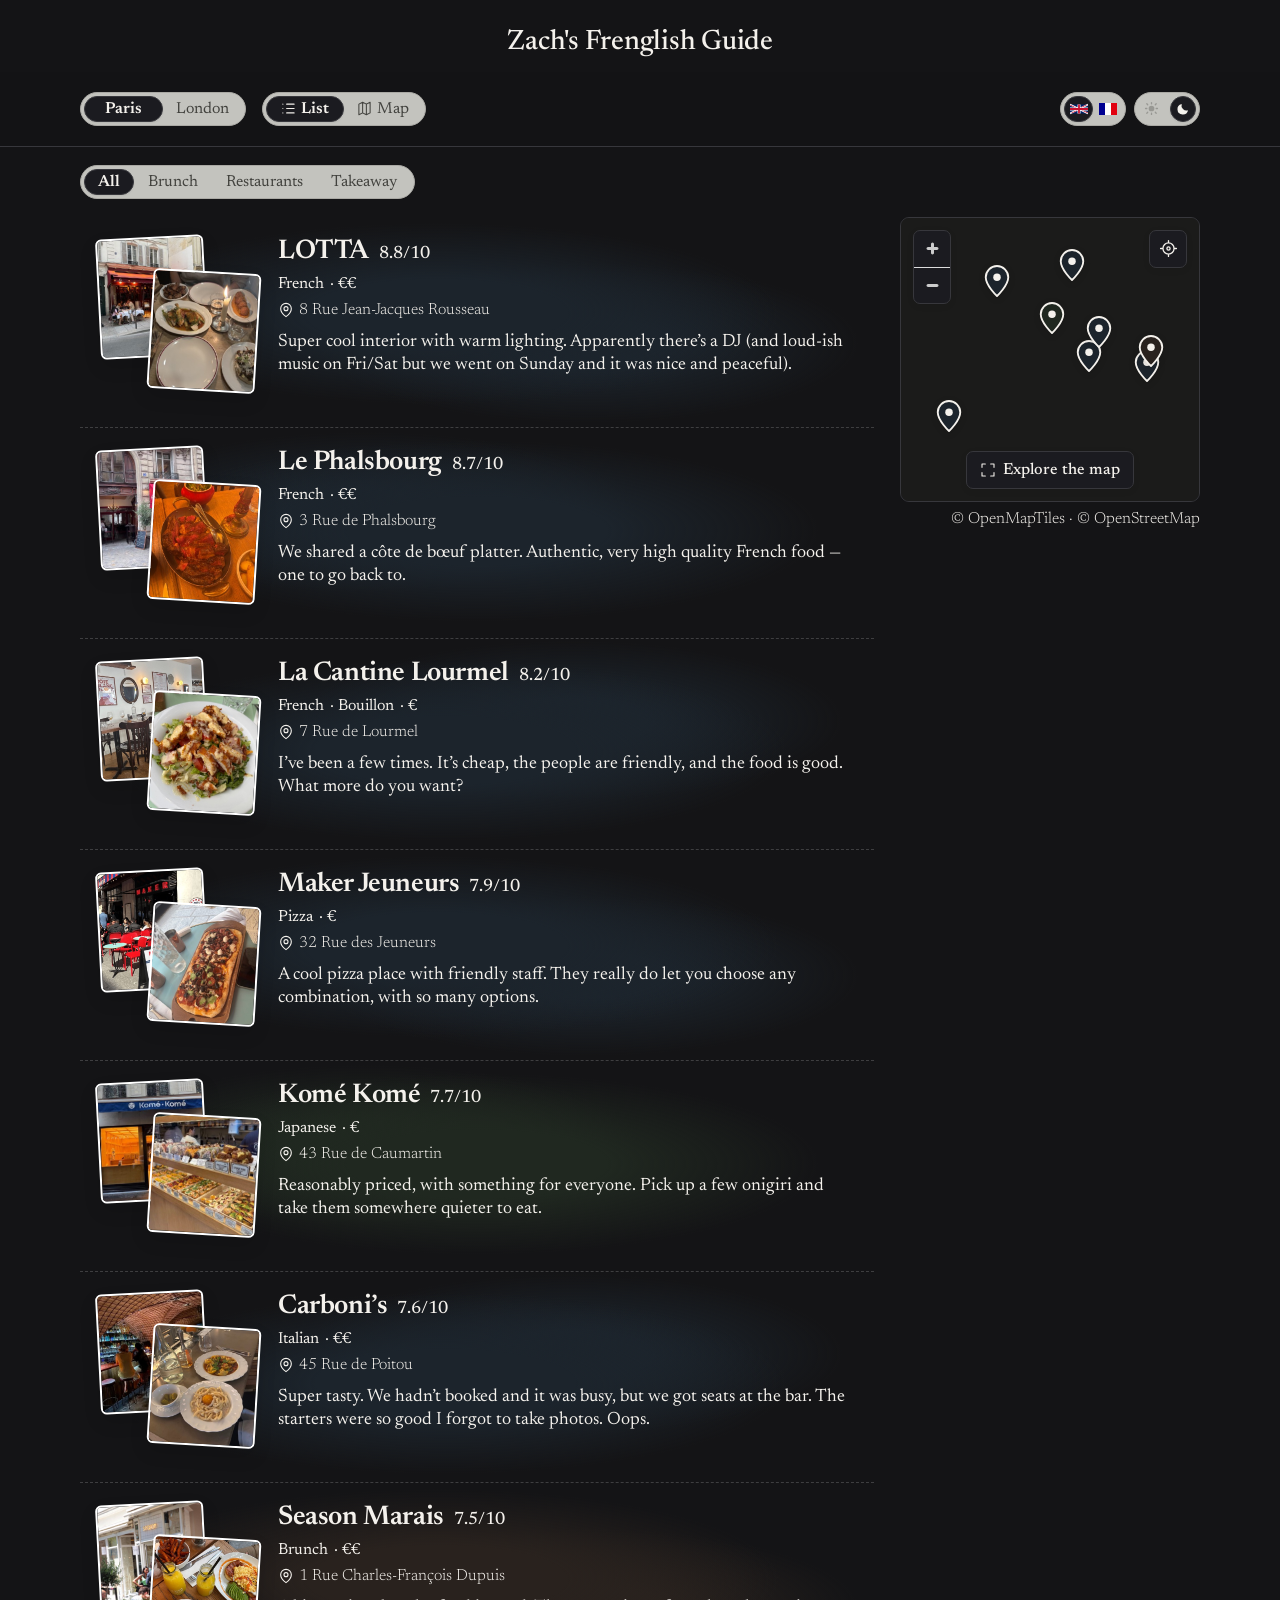
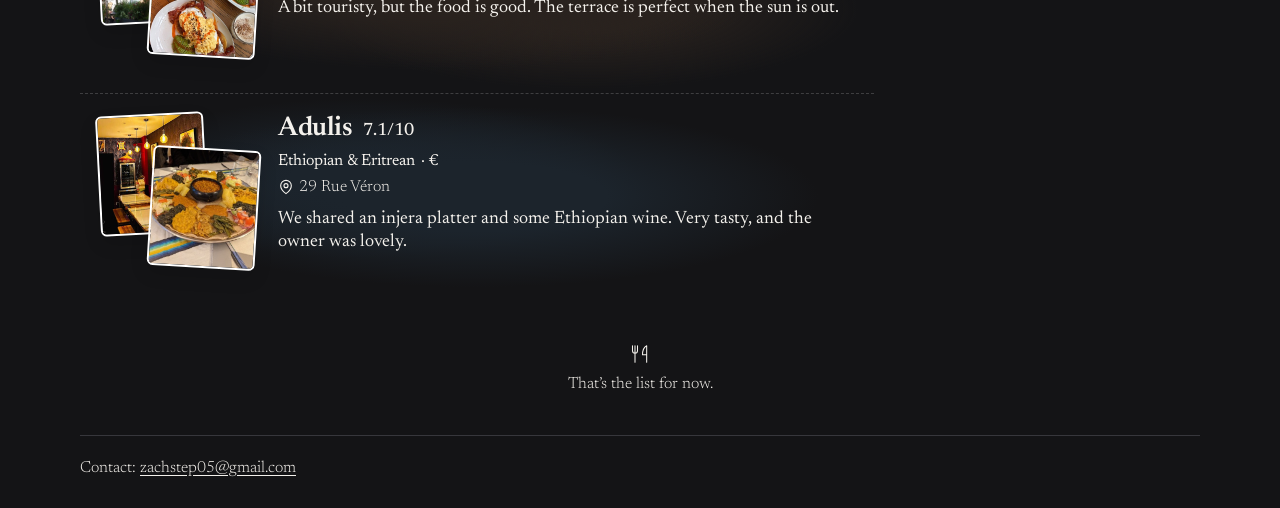
<file: paris.html>
<!doctype html>
<html lang="en"><head><meta charset="utf-8"><meta name="viewport" content="width=device-width, initial-scale=1">
<title>Visit the Franglish Guide · Zachary Stephens</title><link rel="canonical" href="https://stephenszachary.com/franglish/">
<meta http-equiv="refresh" content="0;url=franglish/"><link rel="stylesheet" href="portfolio.css"></head>
<body><main class="portfolio"><p><a href="franglish/">Visit the Franglish Guide →</a></p></main>
<script>location.replace('franglish/' + location.search + location.hash);</script></body></html>
</file>
<file: franglish/assets/maplibre-gl.css>
.maplibregl-map{font:12px/20px Helvetica Neue,Arial,Helvetica,sans-serif;overflow:hidden;position:relative;-webkit-tap-highlight-color:rgb(0,0,0,0)}.maplibregl-canvas{left:0;position:absolute;top:0}.maplibregl-map:fullscreen{height:100%;width:100%}.maplibregl-ctrl-group button.maplibregl-ctrl-compass{touch-action:none}.maplibregl-canvas-container.maplibregl-interactive,.maplibregl-ctrl-group button.maplibregl-ctrl-compass{cursor:grab;-webkit-user-select:none;-moz-user-select:none;user-select:none}.maplibregl-canvas-container.maplibregl-interactive.maplibregl-track-pointer{cursor:pointer}.maplibregl-canvas-container.maplibregl-interactive:active,.maplibregl-ctrl-group button.maplibregl-ctrl-compass:active{cursor:grabbing}.maplibregl-canvas-container.maplibregl-touch-zoom-rotate,.maplibregl-canvas-container.maplibregl-touch-zoom-rotate .maplibregl-canvas{touch-action:pan-x pan-y}.maplibregl-canvas-container.maplibregl-touch-drag-pan,.maplibregl-canvas-container.maplibregl-touch-drag-pan .maplibregl-canvas{touch-action:pinch-zoom}.maplibregl-canvas-container.maplibregl-touch-zoom-rotate.maplibregl-touch-drag-pan,.maplibregl-canvas-container.maplibregl-touch-zoom-rotate.maplibregl-touch-drag-pan .maplibregl-canvas{touch-action:none}.maplibregl-canvas-container.maplibregl-touch-drag-pan.maplibregl-cooperative-gestures,.maplibregl-canvas-container.maplibregl-touch-drag-pan.maplibregl-cooperative-gestures .maplibregl-canvas{touch-action:pan-x pan-y}.maplibregl-ctrl-bottom-left,.maplibregl-ctrl-bottom-right,.maplibregl-ctrl-top-left,.maplibregl-ctrl-top-right{pointer-events:none;position:absolute;z-index:2}.maplibregl-ctrl-top-left{left:0;top:0}.maplibregl-ctrl-top-right{right:0;top:0}.maplibregl-ctrl-bottom-left{bottom:0;left:0}.maplibregl-ctrl-bottom-right{bottom:0;right:0}.maplibregl-ctrl{clear:both;pointer-events:auto;transform:translate(0)}.maplibregl-ctrl-top-left .maplibregl-ctrl{float:left;margin:10px 0 0 10px}.maplibregl-ctrl-top-right .maplibregl-ctrl{float:right;margin:10px 10px 0 0}.maplibregl-ctrl-bottom-left .maplibregl-ctrl{float:left;margin:0 0 10px 10px}.maplibregl-ctrl-bottom-right .maplibregl-ctrl{float:right;margin:0 10px 10px 0}.maplibregl-ctrl-group{background:#fff;border-radius:4px}.maplibregl-ctrl-group:not(:empty){box-shadow:0 0 0 2px rgba(0,0,0,.1)}@media (forced-colors:active){.maplibregl-ctrl-group:not(:empty){box-shadow:0 0 0 2px ButtonText}}.maplibregl-ctrl-group button{background-color:transparent;border:0;box-sizing:border-box;cursor:pointer;display:block;height:29px;outline:none;padding:0;width:29px}.maplibregl-ctrl-group button+button{border-top:1px solid #ddd}.maplibregl-ctrl button .maplibregl-ctrl-icon{background-position:50%;background-repeat:no-repeat;display:block;height:100%;width:100%}@media (forced-colors:active){.maplibregl-ctrl-icon{background-color:transparent}.maplibregl-ctrl-group button+button{border-top:1px solid ButtonText}}.maplibregl-ctrl button::-moz-focus-inner{border:0;padding:0}.maplibregl-ctrl-attrib-button:focus,.maplibregl-ctrl-group button:focus{box-shadow:0 0 2px 2px #0096ff}.maplibregl-ctrl button:disabled{cursor:not-allowed}.maplibregl-ctrl button:disabled .maplibregl-ctrl-icon{opacity:.25}@media (hover:hover){.maplibregl-ctrl button:not(:disabled):hover{background-color:rgba(0,0,0,.05)}}.maplibregl-ctrl button:not(:disabled):active{background-color:rgba(0,0,0,.05)}.maplibregl-ctrl-group button:focus:focus-visible{box-shadow:0 0 2px 2px #0096ff}.maplibregl-ctrl-group button:focus:not(:focus-visible){box-shadow:none}.maplibregl-ctrl-group button:focus:first-child{border-radius:4px 4px 0 0}.maplibregl-ctrl-group button:focus:last-child{border-radius:0 0 4px 4px}.maplibregl-ctrl-group button:focus:only-child{border-radius:inherit}.maplibregl-ctrl button.maplibregl-ctrl-zoom-out .maplibregl-ctrl-icon{background-image:url("data:image/svg+xml;charset=utf-8,%3Csvg xmlns='http://www.w3.org/2000/svg' width='29' height='29' fill='%23333' viewBox='0 0 29 29'%3E%3Cpath d='M10 13c-.75 0-1.5.75-1.5 1.5S9.25 16 10 16h9c.75 0 1.5-.75 1.5-1.5S19.75 13 19 13z'/%3E%3C/svg%3E")}.maplibregl-ctrl button.maplibregl-ctrl-zoom-in .maplibregl-ctrl-icon{background-image:url("data:image/svg+xml;charset=utf-8,%3Csvg xmlns='http://www.w3.org/2000/svg' width='29' height='29' fill='%23333' viewBox='0 0 29 29'%3E%3Cpath d='M14.5 8.5c-.75 0-1.5.75-1.5 1.5v3h-3c-.75 0-1.5.75-1.5 1.5S9.25 16 10 16h3v3c0 .75.75 1.5 1.5 1.5S16 19.75 16 19v-3h3c.75 0 1.5-.75 1.5-1.5S19.75 13 19 13h-3v-3c0-.75-.75-1.5-1.5-1.5'/%3E%3C/svg%3E")}@media (forced-colors:active){.maplibregl-ctrl button.maplibregl-ctrl-zoom-out .maplibregl-ctrl-icon{background-image:url("data:image/svg+xml;charset=utf-8,%3Csvg xmlns='http://www.w3.org/2000/svg' width='29' height='29' fill='%23fff' viewBox='0 0 29 29'%3E%3Cpath d='M10 13c-.75 0-1.5.75-1.5 1.5S9.25 16 10 16h9c.75 0 1.5-.75 1.5-1.5S19.75 13 19 13z'/%3E%3C/svg%3E")}.maplibregl-ctrl button.maplibregl-ctrl-zoom-in .maplibregl-ctrl-icon{background-image:url("data:image/svg+xml;charset=utf-8,%3Csvg xmlns='http://www.w3.org/2000/svg' width='29' height='29' fill='%23fff' viewBox='0 0 29 29'%3E%3Cpath d='M14.5 8.5c-.75 0-1.5.75-1.5 1.5v3h-3c-.75 0-1.5.75-1.5 1.5S9.25 16 10 16h3v3c0 .75.75 1.5 1.5 1.5S16 19.75 16 19v-3h3c.75 0 1.5-.75 1.5-1.5S19.75 13 19 13h-3v-3c0-.75-.75-1.5-1.5-1.5'/%3E%3C/svg%3E")}}@media (forced-colors:active) and (prefers-color-scheme:light){.maplibregl-ctrl button.maplibregl-ctrl-zoom-out .maplibregl-ctrl-icon{background-image:url("data:image/svg+xml;charset=utf-8,%3Csvg xmlns='http://www.w3.org/2000/svg' width='29' height='29' viewBox='0 0 29 29'%3E%3Cpath d='M10 13c-.75 0-1.5.75-1.5 1.5S9.25 16 10 16h9c.75 0 1.5-.75 1.5-1.5S19.75 13 19 13z'/%3E%3C/svg%3E")}.maplibregl-ctrl button.maplibregl-ctrl-zoom-in .maplibregl-ctrl-icon{background-image:url("data:image/svg+xml;charset=utf-8,%3Csvg xmlns='http://www.w3.org/2000/svg' width='29' height='29' viewBox='0 0 29 29'%3E%3Cpath d='M14.5 8.5c-.75 0-1.5.75-1.5 1.5v3h-3c-.75 0-1.5.75-1.5 1.5S9.25 16 10 16h3v3c0 .75.75 1.5 1.5 1.5S16 19.75 16 19v-3h3c.75 0 1.5-.75 1.5-1.5S19.75 13 19 13h-3v-3c0-.75-.75-1.5-1.5-1.5'/%3E%3C/svg%3E")}}.maplibregl-ctrl button.maplibregl-ctrl-fullscreen .maplibregl-ctrl-icon{background-image:url("data:image/svg+xml;charset=utf-8,%3Csvg xmlns='http://www.w3.org/2000/svg' width='29' height='29' fill='%23333' viewBox='0 0 29 29'%3E%3Cpath d='M24 16v5.5c0 1.75-.75 2.5-2.5 2.5H16v-1l3-1.5-4-5.5 1-1 5.5 4 1.5-3zM6 16l1.5 3 5.5-4 1 1-4 5.5 3 1.5v1H7.5C5.75 24 5 23.25 5 21.5V16zm7-11v1l-3 1.5 4 5.5-1 1-5.5-4L6 13H5V7.5C5 5.75 5.75 5 7.5 5zm11 2.5c0-1.75-.75-2.5-2.5-2.5H16v1l3 1.5-4 5.5 1 1 5.5-4 1.5 3h1z'/%3E%3C/svg%3E")}.maplibregl-ctrl button.maplibregl-ctrl-shrink .maplibregl-ctrl-icon{background-image:url("data:image/svg+xml;charset=utf-8,%3Csvg xmlns='http://www.w3.org/2000/svg' width='29' height='29' viewBox='0 0 29 29'%3E%3Cpath d='M18.5 16c-1.75 0-2.5.75-2.5 2.5V24h1l1.5-3 5.5 4 1-1-4-5.5 3-1.5v-1zM13 18.5c0-1.75-.75-2.5-2.5-2.5H5v1l3 1.5L4 24l1 1 5.5-4 1.5 3h1zm3-8c0 1.75.75 2.5 2.5 2.5H24v-1l-3-1.5L25 5l-1-1-5.5 4L17 5h-1zM10.5 13c1.75 0 2.5-.75 2.5-2.5V5h-1l-1.5 3L5 4 4 5l4 5.5L5 12v1z'/%3E%3C/svg%3E")}@media (forced-colors:active){.maplibregl-ctrl button.maplibregl-ctrl-fullscreen .maplibregl-ctrl-icon{background-image:url("data:image/svg+xml;charset=utf-8,%3Csvg xmlns='http://www.w3.org/2000/svg' width='29' height='29' fill='%23fff' viewBox='0 0 29 29'%3E%3Cpath d='M24 16v5.5c0 1.75-.75 2.5-2.5 2.5H16v-1l3-1.5-4-5.5 1-1 5.5 4 1.5-3zM6 16l1.5 3 5.5-4 1 1-4 5.5 3 1.5v1H7.5C5.75 24 5 23.25 5 21.5V16zm7-11v1l-3 1.5 4 5.5-1 1-5.5-4L6 13H5V7.5C5 5.75 5.75 5 7.5 5zm11 2.5c0-1.75-.75-2.5-2.5-2.5H16v1l3 1.5-4 5.5 1 1 5.5-4 1.5 3h1z'/%3E%3C/svg%3E")}.maplibregl-ctrl button.maplibregl-ctrl-shrink .maplibregl-ctrl-icon{background-image:url("data:image/svg+xml;charset=utf-8,%3Csvg xmlns='http://www.w3.org/2000/svg' width='29' height='29' fill='%23fff' viewBox='0 0 29 29'%3E%3Cpath d='M18.5 16c-1.75 0-2.5.75-2.5 2.5V24h1l1.5-3 5.5 4 1-1-4-5.5 3-1.5v-1zM13 18.5c0-1.75-.75-2.5-2.5-2.5H5v1l3 1.5L4 24l1 1 5.5-4 1.5 3h1zm3-8c0 1.75.75 2.5 2.5 2.5H24v-1l-3-1.5L25 5l-1-1-5.5 4L17 5h-1zM10.5 13c1.75 0 2.5-.75 2.5-2.5V5h-1l-1.5 3L5 4 4 5l4 5.5L5 12v1z'/%3E%3C/svg%3E")}}@media (forced-colors:active) and (prefers-color-scheme:light){.maplibregl-ctrl button.maplibregl-ctrl-fullscreen .maplibregl-ctrl-icon{background-image:url("data:image/svg+xml;charset=utf-8,%3Csvg xmlns='http://www.w3.org/2000/svg' width='29' height='29' viewBox='0 0 29 29'%3E%3Cpath d='M24 16v5.5c0 1.75-.75 2.5-2.5 2.5H16v-1l3-1.5-4-5.5 1-1 5.5 4 1.5-3zM6 16l1.5 3 5.5-4 1 1-4 5.5 3 1.5v1H7.5C5.75 24 5 23.25 5 21.5V16zm7-11v1l-3 1.5 4 5.5-1 1-5.5-4L6 13H5V7.5C5 5.75 5.75 5 7.5 5zm11 2.5c0-1.75-.75-2.5-2.5-2.5H16v1l3 1.5-4 5.5 1 1 5.5-4 1.5 3h1z'/%3E%3C/svg%3E")}.maplibregl-ctrl button.maplibregl-ctrl-shrink .maplibregl-ctrl-icon{background-image:url("data:image/svg+xml;charset=utf-8,%3Csvg xmlns='http://www.w3.org/2000/svg' width='29' height='29' viewBox='0 0 29 29'%3E%3Cpath d='M18.5 16c-1.75 0-2.5.75-2.5 2.5V24h1l1.5-3 5.5 4 1-1-4-5.5 3-1.5v-1zM13 18.5c0-1.75-.75-2.5-2.5-2.5H5v1l3 1.5L4 24l1 1 5.5-4 1.5 3h1zm3-8c0 1.75.75 2.5 2.5 2.5H24v-1l-3-1.5L25 5l-1-1-5.5 4L17 5h-1zM10.5 13c1.75 0 2.5-.75 2.5-2.5V5h-1l-1.5 3L5 4 4 5l4 5.5L5 12v1z'/%3E%3C/svg%3E")}}.maplibregl-ctrl button.maplibregl-ctrl-compass .maplibregl-ctrl-icon{background-image:url("data:image/svg+xml;charset=utf-8,%3Csvg xmlns='http://www.w3.org/2000/svg' width='29' height='29' fill='%23333' viewBox='0 0 29 29'%3E%3Cpath d='m10.5 14 4-8 4 8z'/%3E%3Cpath fill='%23ccc' d='m10.5 16 4 8 4-8z'/%3E%3C/svg%3E")}@media (forced-colors:active){.maplibregl-ctrl button.maplibregl-ctrl-compass .maplibregl-ctrl-icon{background-image:url("data:image/svg+xml;charset=utf-8,%3Csvg xmlns='http://www.w3.org/2000/svg' width='29' height='29' fill='%23fff' viewBox='0 0 29 29'%3E%3Cpath d='m10.5 14 4-8 4 8z'/%3E%3Cpath fill='%23ccc' d='m10.5 16 4 8 4-8z'/%3E%3C/svg%3E")}}@media (forced-colors:active) and (prefers-color-scheme:light){.maplibregl-ctrl button.maplibregl-ctrl-compass .maplibregl-ctrl-icon{background-image:url("data:image/svg+xml;charset=utf-8,%3Csvg xmlns='http://www.w3.org/2000/svg' width='29' height='29' viewBox='0 0 29 29'%3E%3Cpath d='m10.5 14 4-8 4 8z'/%3E%3Cpath fill='%23ccc' d='m10.5 16 4 8 4-8z'/%3E%3C/svg%3E")}}.maplibregl-ctrl button.maplibregl-ctrl-globe .maplibregl-ctrl-icon{background-image:url("data:image/svg+xml;charset=utf-8,%3Csvg xmlns='http://www.w3.org/2000/svg' width='22' height='22' fill='none' stroke='%23333' viewBox='0 0 22 22'%3E%3Ccircle cx='11' cy='11' r='8.5'/%3E%3Cpath d='M17.5 11c0 4.819-3.02 8.5-6.5 8.5S4.5 15.819 4.5 11 7.52 2.5 11 2.5s6.5 3.681 6.5 8.5Z'/%3E%3Cpath d='M13.5 11c0 2.447-.331 4.64-.853 6.206-.262.785-.562 1.384-.872 1.777-.314.399-.58.517-.775.517s-.461-.118-.775-.517c-.31-.393-.61-.992-.872-1.777C8.831 15.64 8.5 13.446 8.5 11s.331-4.64.853-6.206c.262-.785.562-1.384.872-1.777.314-.399.58-.517.775-.517s.461.118.775.517c.31.393.61.992.872 1.777.522 1.565.853 3.76.853 6.206Z'/%3E%3Cpath d='M11 7.5c-1.909 0-3.622-.166-4.845-.428-.616-.132-1.08-.283-1.379-.434a1.3 1.3 0 0 1-.224-.138q.07-.058.224-.138c.299-.151.763-.302 1.379-.434C7.378 5.666 9.091 5.5 11 5.5s3.622.166 4.845.428c.616.132 1.08.283 1.379.434.105.053.177.1.224.138q-.07.058-.224.138c-.299.151-.763.302-1.379.434-1.223.262-2.936.428-4.845.428ZM4.486 6.436ZM11 16.5c-1.909 0-3.622-.166-4.845-.428-.616-.132-1.08-.283-1.379-.434a1.3 1.3 0 0 1-.224-.138 1.3 1.3 0 0 1 .224-.138c.299-.151.763-.302 1.379-.434C7.378 14.666 9.091 14.5 11 14.5s3.622.166 4.845.428c.616.132 1.08.283 1.379.434.105.053.177.1.224.138a1.3 1.3 0 0 1-.224.138c-.299.151-.763.302-1.379.434-1.223.262-2.936.428-4.845.428Zm-6.514-1.064ZM11 12.5c-2.46 0-4.672-.222-6.255-.574-.796-.177-1.406-.38-1.805-.59a1.5 1.5 0 0 1-.39-.272.3.3 0 0 1-.047-.064.3.3 0 0 1 .048-.064c.066-.073.189-.167.389-.272.399-.21 1.009-.413 1.805-.59C6.328 9.722 8.54 9.5 11 9.5s4.672.222 6.256.574c.795.177 1.405.38 1.804.59.2.105.323.2.39.272a.3.3 0 0 1 .047.064.3.3 0 0 1-.048.064 1.4 1.4 0 0 1-.389.272c-.399.21-1.009.413-1.804.59-1.584.352-3.796.574-6.256.574Zm-8.501-1.51v.002zm0 .018v.002zm17.002.002v-.002zm0-.018v-.002z'/%3E%3C/svg%3E")}.maplibregl-ctrl button.maplibregl-ctrl-globe-enabled .maplibregl-ctrl-icon{background-image:url("data:image/svg+xml;charset=utf-8,%3Csvg xmlns='http://www.w3.org/2000/svg' width='22' height='22' fill='none' stroke='%2333b5e5' viewBox='0 0 22 22'%3E%3Ccircle cx='11' cy='11' r='8.5'/%3E%3Cpath d='M17.5 11c0 4.819-3.02 8.5-6.5 8.5S4.5 15.819 4.5 11 7.52 2.5 11 2.5s6.5 3.681 6.5 8.5Z'/%3E%3Cpath d='M13.5 11c0 2.447-.331 4.64-.853 6.206-.262.785-.562 1.384-.872 1.777-.314.399-.58.517-.775.517s-.461-.118-.775-.517c-.31-.393-.61-.992-.872-1.777C8.831 15.64 8.5 13.446 8.5 11s.331-4.64.853-6.206c.262-.785.562-1.384.872-1.777.314-.399.58-.517.775-.517s.461.118.775.517c.31.393.61.992.872 1.777.522 1.565.853 3.76.853 6.206Z'/%3E%3Cpath d='M11 7.5c-1.909 0-3.622-.166-4.845-.428-.616-.132-1.08-.283-1.379-.434a1.3 1.3 0 0 1-.224-.138q.07-.058.224-.138c.299-.151.763-.302 1.379-.434C7.378 5.666 9.091 5.5 11 5.5s3.622.166 4.845.428c.616.132 1.08.283 1.379.434.105.053.177.1.224.138q-.07.058-.224.138c-.299.151-.763.302-1.379.434-1.223.262-2.936.428-4.845.428ZM4.486 6.436ZM11 16.5c-1.909 0-3.622-.166-4.845-.428-.616-.132-1.08-.283-1.379-.434a1.3 1.3 0 0 1-.224-.138 1.3 1.3 0 0 1 .224-.138c.299-.151.763-.302 1.379-.434C7.378 14.666 9.091 14.5 11 14.5s3.622.166 4.845.428c.616.132 1.08.283 1.379.434.105.053.177.1.224.138a1.3 1.3 0 0 1-.224.138c-.299.151-.763.302-1.379.434-1.223.262-2.936.428-4.845.428Zm-6.514-1.064ZM11 12.5c-2.46 0-4.672-.222-6.255-.574-.796-.177-1.406-.38-1.805-.59a1.5 1.5 0 0 1-.39-.272.3.3 0 0 1-.047-.064.3.3 0 0 1 .048-.064c.066-.073.189-.167.389-.272.399-.21 1.009-.413 1.805-.59C6.328 9.722 8.54 9.5 11 9.5s4.672.222 6.256.574c.795.177 1.405.38 1.804.59.2.105.323.2.39.272a.3.3 0 0 1 .047.064.3.3 0 0 1-.048.064 1.4 1.4 0 0 1-.389.272c-.399.21-1.009.413-1.804.59-1.584.352-3.796.574-6.256.574Zm-8.501-1.51v.002zm0 .018v.002zm17.002.002v-.002zm0-.018v-.002z'/%3E%3C/svg%3E")}.maplibregl-ctrl button.maplibregl-ctrl-terrain .maplibregl-ctrl-icon{background-image:url("data:image/svg+xml;charset=utf-8,%3Csvg xmlns='http://www.w3.org/2000/svg' width='22' height='22' fill='%23333' viewBox='0 0 22 22'%3E%3Cpath d='m1.754 13.406 4.453-4.851 3.09 3.09 3.281 3.277.969-.969-3.309-3.312 3.844-4.121 6.148 6.886h1.082v-.855l-7.207-8.07-4.84 5.187L6.169 6.57l-5.48 5.965v.871ZM.688 16.844h20.625v1.375H.688Zm0 0'/%3E%3C/svg%3E")}.maplibregl-ctrl button.maplibregl-ctrl-terrain-enabled .maplibregl-ctrl-icon{background-image:url("data:image/svg+xml;charset=utf-8,%3Csvg xmlns='http://www.w3.org/2000/svg' width='22' height='22' fill='%2333b5e5' viewBox='0 0 22 22'%3E%3Cpath d='m1.754 13.406 4.453-4.851 3.09 3.09 3.281 3.277.969-.969-3.309-3.312 3.844-4.121 6.148 6.886h1.082v-.855l-7.207-8.07-4.84 5.187L6.169 6.57l-5.48 5.965v.871ZM.688 16.844h20.625v1.375H.688Zm0 0'/%3E%3C/svg%3E")}.maplibregl-ctrl button.maplibregl-ctrl-geolocate .maplibregl-ctrl-icon{background-image:url("data:image/svg+xml;charset=utf-8,%3Csvg xmlns='http://www.w3.org/2000/svg' width='29' height='29' fill='%23333' viewBox='0 0 20 20'%3E%3Cpath d='M10 4C9 4 9 5 9 5v.1A5 5 0 0 0 5.1 9H5s-1 0-1 1 1 1 1 1h.1A5 5 0 0 0 9 14.9v.1s0 1 1 1 1-1 1-1v-.1a5 5 0 0 0 3.9-3.9h.1s1 0 1-1-1-1-1-1h-.1A5 5 0 0 0 11 5.1V5s0-1-1-1m0 2.5a3.5 3.5 0 1 1 0 7 3.5 3.5 0 1 1 0-7'/%3E%3Ccircle cx='10' cy='10' r='2'/%3E%3C/svg%3E")}.maplibregl-ctrl button.maplibregl-ctrl-geolocate:disabled .maplibregl-ctrl-icon{background-image:url("data:image/svg+xml;charset=utf-8,%3Csvg xmlns='http://www.w3.org/2000/svg' width='29' height='29' fill='%23aaa' viewBox='0 0 20 20'%3E%3Cpath d='M10 4C9 4 9 5 9 5v.1A5 5 0 0 0 5.1 9H5s-1 0-1 1 1 1 1 1h.1A5 5 0 0 0 9 14.9v.1s0 1 1 1 1-1 1-1v-.1a5 5 0 0 0 3.9-3.9h.1s1 0 1-1-1-1-1-1h-.1A5 5 0 0 0 11 5.1V5s0-1-1-1m0 2.5a3.5 3.5 0 1 1 0 7 3.5 3.5 0 1 1 0-7'/%3E%3Ccircle cx='10' cy='10' r='2'/%3E%3Cpath fill='red' d='m14 5 1 1-9 9-1-1z'/%3E%3C/svg%3E")}.maplibregl-ctrl button.maplibregl-ctrl-geolocate.maplibregl-ctrl-geolocate-active .maplibregl-ctrl-icon{background-image:url("data:image/svg+xml;charset=utf-8,%3Csvg xmlns='http://www.w3.org/2000/svg' width='29' height='29' fill='%2333b5e5' viewBox='0 0 20 20'%3E%3Cpath d='M10 4C9 4 9 5 9 5v.1A5 5 0 0 0 5.1 9H5s-1 0-1 1 1 1 1 1h.1A5 5 0 0 0 9 14.9v.1s0 1 1 1 1-1 1-1v-.1a5 5 0 0 0 3.9-3.9h.1s1 0 1-1-1-1-1-1h-.1A5 5 0 0 0 11 5.1V5s0-1-1-1m0 2.5a3.5 3.5 0 1 1 0 7 3.5 3.5 0 1 1 0-7'/%3E%3Ccircle cx='10' cy='10' r='2'/%3E%3C/svg%3E")}.maplibregl-ctrl button.maplibregl-ctrl-geolocate.maplibregl-ctrl-geolocate-active-error .maplibregl-ctrl-icon{background-image:url("data:image/svg+xml;charset=utf-8,%3Csvg xmlns='http://www.w3.org/2000/svg' width='29' height='29' fill='%23e58978' viewBox='0 0 20 20'%3E%3Cpath d='M10 4C9 4 9 5 9 5v.1A5 5 0 0 0 5.1 9H5s-1 0-1 1 1 1 1 1h.1A5 5 0 0 0 9 14.9v.1s0 1 1 1 1-1 1-1v-.1a5 5 0 0 0 3.9-3.9h.1s1 0 1-1-1-1-1-1h-.1A5 5 0 0 0 11 5.1V5s0-1-1-1m0 2.5a3.5 3.5 0 1 1 0 7 3.5 3.5 0 1 1 0-7'/%3E%3Ccircle cx='10' cy='10' r='2'/%3E%3C/svg%3E")}.maplibregl-ctrl button.maplibregl-ctrl-geolocate.maplibregl-ctrl-geolocate-background .maplibregl-ctrl-icon{background-image:url("data:image/svg+xml;charset=utf-8,%3Csvg xmlns='http://www.w3.org/2000/svg' width='29' height='29' fill='%2333b5e5' viewBox='0 0 20 20'%3E%3Cpath d='M10 4C9 4 9 5 9 5v.1A5 5 0 0 0 5.1 9H5s-1 0-1 1 1 1 1 1h.1A5 5 0 0 0 9 14.9v.1s0 1 1 1 1-1 1-1v-.1a5 5 0 0 0 3.9-3.9h.1s1 0 1-1-1-1-1-1h-.1A5 5 0 0 0 11 5.1V5s0-1-1-1m0 2.5a3.5 3.5 0 1 1 0 7 3.5 3.5 0 1 1 0-7'/%3E%3C/svg%3E")}.maplibregl-ctrl button.maplibregl-ctrl-geolocate.maplibregl-ctrl-geolocate-background-error .maplibregl-ctrl-icon{background-image:url("data:image/svg+xml;charset=utf-8,%3Csvg xmlns='http://www.w3.org/2000/svg' width='29' height='29' fill='%23e54e33' viewBox='0 0 20 20'%3E%3Cpath d='M10 4C9 4 9 5 9 5v.1A5 5 0 0 0 5.1 9H5s-1 0-1 1 1 1 1 1h.1A5 5 0 0 0 9 14.9v.1s0 1 1 1 1-1 1-1v-.1a5 5 0 0 0 3.9-3.9h.1s1 0 1-1-1-1-1-1h-.1A5 5 0 0 0 11 5.1V5s0-1-1-1m0 2.5a3.5 3.5 0 1 1 0 7 3.5 3.5 0 1 1 0-7'/%3E%3C/svg%3E")}.maplibregl-ctrl button.maplibregl-ctrl-geolocate.maplibregl-ctrl-geolocate-waiting .maplibregl-ctrl-icon{animation:maplibregl-spin 2s linear infinite}@media (forced-colors:active){.maplibregl-ctrl button.maplibregl-ctrl-geolocate .maplibregl-ctrl-icon{background-image:url("data:image/svg+xml;charset=utf-8,%3Csvg xmlns='http://www.w3.org/2000/svg' width='29' height='29' fill='%23fff' viewBox='0 0 20 20'%3E%3Cpath d='M10 4C9 4 9 5 9 5v.1A5 5 0 0 0 5.1 9H5s-1 0-1 1 1 1 1 1h.1A5 5 0 0 0 9 14.9v.1s0 1 1 1 1-1 1-1v-.1a5 5 0 0 0 3.9-3.9h.1s1 0 1-1-1-1-1-1h-.1A5 5 0 0 0 11 5.1V5s0-1-1-1m0 2.5a3.5 3.5 0 1 1 0 7 3.5 3.5 0 1 1 0-7'/%3E%3Ccircle cx='10' cy='10' r='2'/%3E%3C/svg%3E")}.maplibregl-ctrl button.maplibregl-ctrl-geolocate:disabled .maplibregl-ctrl-icon{background-image:url("data:image/svg+xml;charset=utf-8,%3Csvg xmlns='http://www.w3.org/2000/svg' width='29' height='29' fill='%23999' viewBox='0 0 20 20'%3E%3Cpath d='M10 4C9 4 9 5 9 5v.1A5 5 0 0 0 5.1 9H5s-1 0-1 1 1 1 1 1h.1A5 5 0 0 0 9 14.9v.1s0 1 1 1 1-1 1-1v-.1a5 5 0 0 0 3.9-3.9h.1s1 0 1-1-1-1-1-1h-.1A5 5 0 0 0 11 5.1V5s0-1-1-1m0 2.5a3.5 3.5 0 1 1 0 7 3.5 3.5 0 1 1 0-7'/%3E%3Ccircle cx='10' cy='10' r='2'/%3E%3Cpath fill='red' d='m14 5 1 1-9 9-1-1z'/%3E%3C/svg%3E")}.maplibregl-ctrl button.maplibregl-ctrl-geolocate.maplibregl-ctrl-geolocate-active .maplibregl-ctrl-icon{background-image:url("data:image/svg+xml;charset=utf-8,%3Csvg xmlns='http://www.w3.org/2000/svg' width='29' height='29' fill='%2333b5e5' viewBox='0 0 20 20'%3E%3Cpath d='M10 4C9 4 9 5 9 5v.1A5 5 0 0 0 5.1 9H5s-1 0-1 1 1 1 1 1h.1A5 5 0 0 0 9 14.9v.1s0 1 1 1 1-1 1-1v-.1a5 5 0 0 0 3.9-3.9h.1s1 0 1-1-1-1-1-1h-.1A5 5 0 0 0 11 5.1V5s0-1-1-1m0 2.5a3.5 3.5 0 1 1 0 7 3.5 3.5 0 1 1 0-7'/%3E%3Ccircle cx='10' cy='10' r='2'/%3E%3C/svg%3E")}.maplibregl-ctrl button.maplibregl-ctrl-geolocate.maplibregl-ctrl-geolocate-active-error .maplibregl-ctrl-icon{background-image:url("data:image/svg+xml;charset=utf-8,%3Csvg xmlns='http://www.w3.org/2000/svg' width='29' height='29' fill='%23e58978' viewBox='0 0 20 20'%3E%3Cpath d='M10 4C9 4 9 5 9 5v.1A5 5 0 0 0 5.1 9H5s-1 0-1 1 1 1 1 1h.1A5 5 0 0 0 9 14.9v.1s0 1 1 1 1-1 1-1v-.1a5 5 0 0 0 3.9-3.9h.1s1 0 1-1-1-1-1-1h-.1A5 5 0 0 0 11 5.1V5s0-1-1-1m0 2.5a3.5 3.5 0 1 1 0 7 3.5 3.5 0 1 1 0-7'/%3E%3Ccircle cx='10' cy='10' r='2'/%3E%3C/svg%3E")}.maplibregl-ctrl button.maplibregl-ctrl-geolocate.maplibregl-ctrl-geolocate-background .maplibregl-ctrl-icon{background-image:url("data:image/svg+xml;charset=utf-8,%3Csvg xmlns='http://www.w3.org/2000/svg' width='29' height='29' fill='%2333b5e5' viewBox='0 0 20 20'%3E%3Cpath d='M10 4C9 4 9 5 9 5v.1A5 5 0 0 0 5.1 9H5s-1 0-1 1 1 1 1 1h.1A5 5 0 0 0 9 14.9v.1s0 1 1 1 1-1 1-1v-.1a5 5 0 0 0 3.9-3.9h.1s1 0 1-1-1-1-1-1h-.1A5 5 0 0 0 11 5.1V5s0-1-1-1m0 2.5a3.5 3.5 0 1 1 0 7 3.5 3.5 0 1 1 0-7'/%3E%3C/svg%3E")}.maplibregl-ctrl button.maplibregl-ctrl-geolocate.maplibregl-ctrl-geolocate-background-error .maplibregl-ctrl-icon{background-image:url("data:image/svg+xml;charset=utf-8,%3Csvg xmlns='http://www.w3.org/2000/svg' width='29' height='29' fill='%23e54e33' viewBox='0 0 20 20'%3E%3Cpath d='M10 4C9 4 9 5 9 5v.1A5 5 0 0 0 5.1 9H5s-1 0-1 1 1 1 1 1h.1A5 5 0 0 0 9 14.9v.1s0 1 1 1 1-1 1-1v-.1a5 5 0 0 0 3.9-3.9h.1s1 0 1-1-1-1-1-1h-.1A5 5 0 0 0 11 5.1V5s0-1-1-1m0 2.5a3.5 3.5 0 1 1 0 7 3.5 3.5 0 1 1 0-7'/%3E%3C/svg%3E")}}@media (forced-colors:active) and (prefers-color-scheme:light){.maplibregl-ctrl button.maplibregl-ctrl-geolocate .maplibregl-ctrl-icon{background-image:url("data:image/svg+xml;charset=utf-8,%3Csvg xmlns='http://www.w3.org/2000/svg' width='29' height='29' viewBox='0 0 20 20'%3E%3Cpath d='M10 4C9 4 9 5 9 5v.1A5 5 0 0 0 5.1 9H5s-1 0-1 1 1 1 1 1h.1A5 5 0 0 0 9 14.9v.1s0 1 1 1 1-1 1-1v-.1a5 5 0 0 0 3.9-3.9h.1s1 0 1-1-1-1-1-1h-.1A5 5 0 0 0 11 5.1V5s0-1-1-1m0 2.5a3.5 3.5 0 1 1 0 7 3.5 3.5 0 1 1 0-7'/%3E%3Ccircle cx='10' cy='10' r='2'/%3E%3C/svg%3E")}.maplibregl-ctrl button.maplibregl-ctrl-geolocate:disabled .maplibregl-ctrl-icon{background-image:url("data:image/svg+xml;charset=utf-8,%3Csvg xmlns='http://www.w3.org/2000/svg' width='29' height='29' fill='%23666' viewBox='0 0 20 20'%3E%3Cpath d='M10 4C9 4 9 5 9 5v.1A5 5 0 0 0 5.1 9H5s-1 0-1 1 1 1 1 1h.1A5 5 0 0 0 9 14.9v.1s0 1 1 1 1-1 1-1v-.1a5 5 0 0 0 3.9-3.9h.1s1 0 1-1-1-1-1-1h-.1A5 5 0 0 0 11 5.1V5s0-1-1-1m0 2.5a3.5 3.5 0 1 1 0 7 3.5 3.5 0 1 1 0-7'/%3E%3Ccircle cx='10' cy='10' r='2'/%3E%3Cpath fill='red' d='m14 5 1 1-9 9-1-1z'/%3E%3C/svg%3E")}}@keyframes maplibregl-spin{0%{transform:rotate(0deg)}to{transform:rotate(1turn)}}a.maplibregl-ctrl-logo{background-image:url("data:image/svg+xml;charset=utf-8,%3Csvg xmlns='http://www.w3.org/2000/svg' width='88' height='23' fill='none'%3E%3Cpath fill='%23000' fill-opacity='.4' fill-rule='evenodd' d='M17.408 16.796h-1.827l2.501-12.095h.198l3.324 6.533.988 2.19.988-2.19 3.258-6.533h.181l2.6 12.095h-1.81l-1.218-5.644-.362-1.71-.658 1.71-2.929 5.644h-.098l-2.914-5.644-.757-1.71-.345 1.71zm1.958-3.42-.726 3.663a1.255 1.255 0 0 1-1.232 1.011h-1.827a1.255 1.255 0 0 1-1.229-1.509l2.501-12.095a1.255 1.255 0 0 1 1.23-1.001h.197a1.25 1.25 0 0 1 1.12.685l3.19 6.273 3.125-6.263a1.25 1.25 0 0 1 1.123-.695h.181a1.255 1.255 0 0 1 1.227.991l1.443 6.71a5 5 0 0 1 .314-.787l.009-.016a4.6 4.6 0 0 1 1.777-1.887c.782-.46 1.668-.667 2.611-.667a4.6 4.6 0 0 1 1.7.32l.306.134c.21-.16.474-.256.759-.256h1.694a1.255 1.255 0 0 1 1.212.925 1.255 1.255 0 0 1 1.212-.925h1.711c.284 0 .545.094.755.252.613-.3 1.312-.45 2.075-.45 1.356 0 2.557.445 3.482 1.4q.47.48.763 1.064V4.701a1.255 1.255 0 0 1 1.255-1.255h1.86A1.255 1.255 0 0 1 54.44 4.7v9.194h2.217c.19 0 .37.043.532.118v-4.77c0-.356.147-.678.385-.906a2.42 2.42 0 0 1-.682-1.71c0-.665.267-1.253.735-1.7a2.45 2.45 0 0 1 1.722-.674 2.43 2.43 0 0 1 1.705.675q.318.302.504.683V4.7a1.255 1.255 0 0 1 1.255-1.255h1.744A1.255 1.255 0 0 1 65.812 4.7v3.335a4.8 4.8 0 0 1 1.526-.246c.938 0 1.817.214 2.59.69a4.47 4.47 0 0 1 1.67 1.743v-.98a1.255 1.255 0 0 1 1.256-1.256h1.777c.233 0 .451.064.639.174a3.4 3.4 0 0 1 1.567-.372c.346 0 .861.02 1.285.232a1.25 1.25 0 0 1 .689 1.004 4.7 4.7 0 0 1 .853-.588c.795-.44 1.675-.647 2.61-.647 1.385 0 2.65.39 3.525 1.396.836.938 1.168 2.173 1.168 3.528q-.001.515-.056 1.051a1.255 1.255 0 0 1-.947 1.09l.408.952a1.255 1.255 0 0 1-.477 1.552c-.418.268-.92.463-1.458.612-.613.171-1.304.244-2.049.244-1.06 0-2.043-.207-2.886-.698l-.015-.008c-.798-.48-1.419-1.135-1.818-1.963l-.004-.008a5.8 5.8 0 0 1-.548-2.512q0-.429.053-.843a1.3 1.3 0 0 1-.333-.086l-.166-.004c-.223 0-.426.062-.643.228-.03.024-.142.139-.142.59v3.883a1.255 1.255 0 0 1-1.256 1.256h-1.777a1.255 1.255 0 0 1-1.256-1.256V15.69l-.032.057a4.8 4.8 0 0 1-1.86 1.833 5.04 5.04 0 0 1-2.484.634 4.5 4.5 0 0 1-1.935-.424 1.25 1.25 0 0 1-.764.258h-1.71a1.255 1.255 0 0 1-1.256-1.255V7.687a2.4 2.4 0 0 1-.428.625c.253.23.412.561.412.93v7.553a1.255 1.255 0 0 1-1.256 1.255h-1.843a1.25 1.25 0 0 1-.894-.373c-.228.23-.544.373-.894.373H51.32a1.255 1.255 0 0 1-1.256-1.255v-1.251l-.061.117a4.7 4.7 0 0 1-1.782 1.884 4.77 4.77 0 0 1-2.485.67 5.6 5.6 0 0 1-1.485-.188l.009 2.764a1.255 1.255 0 0 1-1.255 1.259h-1.729a1.255 1.255 0 0 1-1.255-1.255v-3.537a1.255 1.255 0 0 1-1.167.793h-1.679a1.25 1.25 0 0 1-.77-.263 4.5 4.5 0 0 1-1.945.429c-.885 0-1.724-.21-2.495-.632l-.017-.01a5 5 0 0 1-1.081-.836 1.255 1.255 0 0 1-1.254 1.312h-1.81a1.255 1.255 0 0 1-1.228-.99l-.782-3.625-2.044 3.939a1.25 1.25 0 0 1-1.115.676h-.098a1.25 1.25 0 0 1-1.116-.68l-2.061-3.994zM35.92 16.63l.207-.114.223-.15q.493-.356.735-.785l.061-.118.033 1.332h1.678V9.242h-1.694l-.033 1.267q-.133-.329-.526-.658l-.032-.028a3.2 3.2 0 0 0-.668-.428l-.27-.12a3.3 3.3 0 0 0-1.235-.23q-1.136-.001-1.974.493a3.36 3.36 0 0 0-1.3 1.382q-.445.89-.444 2.074 0 1.2.51 2.107a3.8 3.8 0 0 0 1.382 1.381 3.9 3.9 0 0 0 1.893.477q.795 0 1.455-.33zm-2.789-5.38q-.576.675-.575 1.762 0 1.102.559 1.794.576.675 1.645.675a2.25 2.25 0 0 0 .934-.19 2.2 2.2 0 0 0 .468-.29l.178-.161a2.2 2.2 0 0 0 .397-.561q.244-.5.244-1.15v-.115q0-.708-.296-1.267l-.043-.077a2.2 2.2 0 0 0-.633-.709l-.13-.086-.047-.028a2.1 2.1 0 0 0-1.073-.285q-1.052 0-1.629.692zm2.316 2.706c.163-.17.28-.407.28-.83v-.114c0-.292-.06-.508-.15-.68a.96.96 0 0 0-.353-.389.85.85 0 0 0-.464-.127c-.4 0-.56.114-.664.239l-.01.012c-.148.174-.275.45-.275.945 0 .506.122.801.27.99.097.11.266.224.68.224.303 0 .504-.09.687-.269zm7.545 1.705a2.6 2.6 0 0 0 .331.423q.319.33.755.548l.173.074q.65.255 1.49.255 1.02 0 1.844-.493a3.45 3.45 0 0 0 1.316-1.4q.493-.904.493-2.089 0-1.909-.988-2.913-.988-1.02-2.584-1.02-.898 0-1.575.347a3 3 0 0 0-.415.262l-.199.166a3.4 3.4 0 0 0-.64.82V9.242h-1.712v11.553h1.729l-.017-5.134zm.53-1.138q.206.29.48.5l.155.11.053.034q.51.296 1.119.297 1.07 0 1.645-.675.577-.69.576-1.762 0-1.119-.576-1.777-.558-.675-1.645-.675-.435 0-.835.16a2 2 0 0 0-.284.136 2 2 0 0 0-.363.254 2.2 2.2 0 0 0-.46.569l-.082.162a2.6 2.6 0 0 0-.213 1.072v.115q0 .707.296 1.267l.135.211zm.964-.818a1.1 1.1 0 0 0 .367.385.94.94 0 0 0 .476.118c.423 0 .59-.117.687-.23.159-.194.28-.478.28-.95 0-.53-.133-.8-.266-.952l-.021-.025c-.078-.094-.231-.221-.68-.221a1 1 0 0 0-.503.135l-.012.007a.86.86 0 0 0-.335.343c-.073.133-.132.324-.132.614v.115a1.4 1.4 0 0 0 .14.66zm15.7-6.222q.347-.346.346-.856a1.05 1.05 0 0 0-.345-.79 1.18 1.18 0 0 0-.84-.329q-.51 0-.855.33a1.05 1.05 0 0 0-.346.79q0 .51.346.855.345.346.856.346.51 0 .839-.346zm4.337 9.314.033-1.332q.191.403.59.747l.098.081a4 4 0 0 0 .316.224l.223.122a3.2 3.2 0 0 0 1.44.322 3.8 3.8 0 0 0 1.875-.477 3.5 3.5 0 0 0 1.382-1.366q.527-.89.526-2.09 0-1.184-.444-2.073a3.24 3.24 0 0 0-1.283-1.399q-.823-.51-1.942-.51a3.5 3.5 0 0 0-1.527.344l-.086.043-.165.09a3 3 0 0 0-.33.214q-.432.315-.656.707a2 2 0 0 0-.099.198l.082-1.283V4.701h-1.744v12.095zm.473-2.509a2.5 2.5 0 0 0 .566.7q.117.098.245.18l.144.08a2.1 2.1 0 0 0 .975.232q1.07 0 1.645-.675.576-.69.576-1.778 0-1.102-.576-1.777-.56-.691-1.645-.692a2.2 2.2 0 0 0-1.015.235q-.22.113-.415.282l-.15.142a2.1 2.1 0 0 0-.42.594q-.223.479-.223 1.1v.115q0 .705.293 1.26zm2.616-.293c.157-.191.28-.479.28-.967 0-.51-.13-.79-.276-.961l-.021-.026c-.082-.1-.232-.225-.67-.225a.87.87 0 0 0-.681.279l-.012.011c-.154.155-.274.38-.274.807v.115c0 .285.057.499.144.669a1.1 1.1 0 0 0 .367.405c.137.082.28.123.455.123.423 0 .59-.118.686-.23zm8.266-3.013q.345-.13.724-.14l.069-.002q.493 0 .642.099l.247-1.794q-.196-.099-.717-.099a2.3 2.3 0 0 0-.545.063 2 2 0 0 0-.411.148 2.2 2.2 0 0 0-.4.249 2.5 2.5 0 0 0-.485.499 2.7 2.7 0 0 0-.32.581l-.05.137v-1.48h-1.778v7.553h1.777v-3.884q0-.546.159-.943a1.5 1.5 0 0 1 .466-.636 2.5 2.5 0 0 1 .399-.253 2 2 0 0 1 .224-.099zm9.784 2.656.05-.922q0-1.743-.856-2.698-.838-.97-2.584-.97-1.119-.001-2.007.493a3.46 3.46 0 0 0-1.4 1.382q-.493.906-.493 2.106 0 1.07.428 1.975.428.89 1.332 1.432.906.526 2.255.526.973 0 1.668-.185l.044-.012.135-.04q.613-.184.984-.421l-.542-1.267q-.3.162-.642.274l-.297.087q-.51.131-1.3.131-.954 0-1.497-.444a1.6 1.6 0 0 1-.192-.193q-.366-.44-.512-1.234l-.004-.021zm-5.427-1.256-.003.022h3.752v-.138q-.011-.727-.288-1.118a1 1 0 0 0-.156-.176q-.46-.428-1.316-.428-.986 0-1.494.604-.379.45-.494 1.234zm-27.053 2.77V4.7h-1.86v12.095h5.333V15.15zm7.103-5.908v7.553h-1.843V9.242h1.843z'/%3E%3Cpath fill='%23fff' d='m19.63 11.151-.757-1.71-.345 1.71-1.12 5.644h-1.827L18.083 4.7h.197l3.325 6.533.988 2.19.988-2.19L26.839 4.7h.181l2.6 12.095h-1.81l-1.218-5.644-.362-1.71-.658 1.71-2.93 5.644h-.098l-2.913-5.644zm14.836 5.81q-1.02 0-1.893-.478a3.8 3.8 0 0 1-1.381-1.382q-.51-.906-.51-2.106 0-1.185.444-2.074a3.36 3.36 0 0 1 1.3-1.382q.839-.494 1.974-.494a3.3 3.3 0 0 1 1.234.231 3.3 3.3 0 0 1 .97.575q.396.33.527.659l.033-1.267h1.694v7.553H37.18l-.033-1.332q-.279.593-1.02 1.053a3.17 3.17 0 0 1-1.662.444zm.296-1.482q.938 0 1.58-.642.642-.66.642-1.711v-.115q0-.708-.296-1.267a2.2 2.2 0 0 0-.807-.872 2.1 2.1 0 0 0-1.119-.313q-1.053 0-1.629.692-.575.675-.575 1.76 0 1.103.559 1.795.577.675 1.645.675zm6.521-6.237h1.711v1.4q.906-1.597 2.83-1.597 1.596 0 2.584 1.02.988 1.005.988 2.914 0 1.185-.493 2.09a3.46 3.46 0 0 1-1.316 1.399 3.5 3.5 0 0 1-1.844.493q-.954 0-1.662-.329a2.67 2.67 0 0 1-1.086-.97l.017 5.134h-1.728zm4.048 6.22q1.07 0 1.645-.674.577-.69.576-1.762 0-1.119-.576-1.777-.558-.675-1.645-.675-.592 0-1.12.296-.51.28-.822.823-.296.527-.296 1.234v.115q0 .708.296 1.267.313.543.823.855.51.296 1.119.297z'/%3E%3Cpath fill='%23e1e3e9' d='M51.325 4.7h1.86v10.45h3.473v1.646h-5.333zm7.12 4.542h1.843v7.553h-1.843zm.905-1.415a1.16 1.16 0 0 1-.856-.346 1.17 1.17 0 0 1-.346-.856 1.05 1.05 0 0 1 .346-.79q.346-.329.856-.329.494 0 .839.33a1.05 1.05 0 0 1 .345.79 1.16 1.16 0 0 1-.345.855q-.33.346-.84.346zm7.875 9.133a3.17 3.17 0 0 1-1.662-.444q-.723-.46-1.004-1.053l-.033 1.332h-1.71V4.701h1.743v4.657l-.082 1.283q.279-.658 1.086-1.119a3.5 3.5 0 0 1 1.778-.477q1.119 0 1.942.51a3.24 3.24 0 0 1 1.283 1.4q.445.888.444 2.072 0 1.201-.526 2.09a3.5 3.5 0 0 1-1.382 1.366 3.8 3.8 0 0 1-1.876.477zm-.296-1.481q1.069 0 1.645-.675.577-.69.577-1.778 0-1.102-.577-1.776-.56-.691-1.645-.692a2.12 2.12 0 0 0-1.58.659q-.642.641-.642 1.694v.115q0 .71.296 1.267a2.4 2.4 0 0 0 .807.872 2.1 2.1 0 0 0 1.119.313zm5.927-6.237h1.777v1.481q.263-.757.856-1.217a2.14 2.14 0 0 1 1.349-.46q.527 0 .724.098l-.247 1.794q-.149-.099-.642-.099-.774 0-1.416.494-.626.493-.626 1.58v3.883h-1.777V9.242zm9.534 7.718q-1.35 0-2.255-.526-.904-.543-1.332-1.432a4.6 4.6 0 0 1-.428-1.975q0-1.2.493-2.106a3.46 3.46 0 0 1 1.4-1.382q.889-.495 2.007-.494 1.744 0 2.584.97.855.956.856 2.7 0 .444-.05.92h-5.43q.18 1.005.708 1.45.542.443 1.497.443.79 0 1.3-.131a4 4 0 0 0 .938-.362l.542 1.267q-.411.263-1.119.46-.708.198-1.711.197zm1.596-4.558q.016-1.02-.444-1.432-.46-.428-1.316-.428-1.728 0-1.991 1.86z'/%3E%3Cpath d='M5.074 15.948a.484.657 0 0 0-.486.659v1.84a.484.657 0 0 0 .486.659h4.101a.484.657 0 0 0 .486-.659v-1.84a.484.657 0 0 0-.486-.659zm3.56 1.16H5.617v.838h3.017z' style='fill:%23fff;fill-rule:evenodd;stroke-width:1.03600001'/%3E%3Cg style='stroke-width:1.12603545'%3E%3Cpath d='M-9.408-1.416c-3.833-.025-7.056 2.912-7.08 6.615-.02 3.08 1.653 4.832 3.107 6.268.903.892 1.721 1.74 2.32 2.902l-.525-.004c-.543-.003-.992.304-1.24.639a1.87 1.87 0 0 0-.362 1.121l-.011 1.877c-.003.402.104.787.347 1.125.244.338.688.653 1.23.656l4.142.028c.542.003.99-.306 1.238-.641a1.87 1.87 0 0 0 .363-1.121l.012-1.875a1.87 1.87 0 0 0-.348-1.127c-.243-.338-.688-.653-1.23-.656l-.518-.004c.597-1.145 1.425-1.983 2.348-2.87 1.473-1.414 3.18-3.149 3.2-6.226-.016-3.59-2.923-6.684-6.993-6.707m-.006 1.1v.002c3.274.02 5.92 2.532 5.9 5.6-.017 2.706-1.39 4.026-2.863 5.44-1.034.994-2.118 2.033-2.814 3.633-.018.041-.052.055-.075.065q-.013.004-.02.01a.34.34 0 0 1-.226.084.34.34 0 0 1-.224-.086l-.092-.077c-.699-1.615-1.768-2.669-2.781-3.67-1.454-1.435-2.797-2.762-2.78-5.478.02-3.067 2.7-5.545 5.975-5.523m-.02 2.826c-1.62-.01-2.944 1.315-2.955 2.96-.01 1.646 1.295 2.988 2.916 2.999h.002c1.621.01 2.943-1.316 2.953-2.961.011-1.646-1.294-2.988-2.916-2.998m-.005 1.1c1.017.006 1.829.83 1.822 1.89s-.83 1.874-1.848 1.867c-1.018-.006-1.829-.83-1.822-1.89s.83-1.874 1.848-1.868m-2.155 11.857 4.14.025c.271.002.49.305.487.676l-.013 1.875c-.003.37-.224.67-.495.668l-4.14-.025c-.27-.002-.487-.306-.485-.676l.012-1.875c.003-.37.224-.67.494-.668' style='color:%23000;font-style:normal;font-variant:normal;font-weight:400;font-stretch:normal;font-size:medium;line-height:normal;font-family:sans-serif;font-variant-ligatures:normal;font-variant-position:normal;font-variant-caps:normal;font-variant-numeric:normal;font-variant-alternates:normal;font-feature-settings:normal;text-indent:0;text-align:start;text-decoration:none;text-decoration-line:none;text-decoration-style:solid;text-decoration-color:%23000;letter-spacing:normal;word-spacing:normal;text-transform:none;writing-mode:lr-tb;direction:ltr;text-orientation:mixed;dominant-baseline:auto;baseline-shift:baseline;text-anchor:start;white-space:normal;shape-padding:0;clip-rule:evenodd;display:inline;overflow:visible;visibility:visible;opacity:1;isolation:auto;mix-blend-mode:normal;color-interpolation:sRGB;color-interpolation-filters:linearRGB;solid-color:%23000;solid-opacity:1;vector-effect:none;fill:%23000;fill-opacity:.4;fill-rule:evenodd;stroke:none;stroke-width:2.47727823;stroke-linecap:butt;stroke-linejoin:miter;stroke-miterlimit:4;stroke-dasharray:none;stroke-dashoffset:0;stroke-opacity:1;color-rendering:auto;image-rendering:auto;shape-rendering:auto;text-rendering:auto' transform='translate(15.553 2.85)scale(.88807)'/%3E%3Cpath d='M-9.415-.316C-12.69-.338-15.37 2.14-15.39 5.207c-.017 2.716 1.326 4.041 2.78 5.477 1.013 1 2.081 2.055 2.78 3.67l.092.076a.34.34 0 0 0 .225.086.34.34 0 0 0 .227-.083l.019-.01c.022-.009.057-.024.074-.064.697-1.6 1.78-2.64 2.814-3.634 1.473-1.414 2.847-2.733 2.864-5.44.02-3.067-2.627-5.58-5.901-5.601m-.057 8.784c1.621.011 2.944-1.315 2.955-2.96.01-1.646-1.295-2.988-2.916-2.999-1.622-.01-2.945 1.315-2.955 2.96s1.295 2.989 2.916 3' style='clip-rule:evenodd;fill:%23e1e3e9;fill-opacity:1;fill-rule:evenodd;stroke:none;stroke-width:2.47727823;stroke-miterlimit:4;stroke-dasharray:none;stroke-opacity:.4' transform='translate(15.553 2.85)scale(.88807)'/%3E%3Cpath d='M-11.594 15.465c-.27-.002-.492.297-.494.668l-.012 1.876c-.003.371.214.673.485.675l4.14.027c.271.002.492-.298.495-.668l.012-1.877c.003-.37-.215-.672-.485-.674z' style='clip-rule:evenodd;fill:%23fff;fill-opacity:1;fill-rule:evenodd;stroke:none;stroke-width:2.47727823;stroke-miterlimit:4;stroke-dasharray:none;stroke-opacity:.4' transform='translate(15.553 2.85)scale(.88807)'/%3E%3C/g%3E%3C/svg%3E");background-repeat:no-repeat;cursor:pointer;display:block;height:23px;margin:0 0 -4px -4px;overflow:hidden;width:88px}a.maplibregl-ctrl-logo.maplibregl-compact{width:14px}@media (forced-colors:active){a.maplibregl-ctrl-logo{background-color:transparent;background-image:url("data:image/svg+xml;charset=utf-8,%3Csvg xmlns='http://www.w3.org/2000/svg' width='88' height='23' fill='none'%3E%3Cpath fill='%23000' fill-opacity='.4' fill-rule='evenodd' d='M17.408 16.796h-1.827l2.501-12.095h.198l3.324 6.533.988 2.19.988-2.19 3.258-6.533h.181l2.6 12.095h-1.81l-1.218-5.644-.362-1.71-.658 1.71-2.929 5.644h-.098l-2.914-5.644-.757-1.71-.345 1.71zm1.958-3.42-.726 3.663a1.255 1.255 0 0 1-1.232 1.011h-1.827a1.255 1.255 0 0 1-1.229-1.509l2.501-12.095a1.255 1.255 0 0 1 1.23-1.001h.197a1.25 1.25 0 0 1 1.12.685l3.19 6.273 3.125-6.263a1.25 1.25 0 0 1 1.123-.695h.181a1.255 1.255 0 0 1 1.227.991l1.443 6.71a5 5 0 0 1 .314-.787l.009-.016a4.6 4.6 0 0 1 1.777-1.887c.782-.46 1.668-.667 2.611-.667a4.6 4.6 0 0 1 1.7.32l.306.134c.21-.16.474-.256.759-.256h1.694a1.255 1.255 0 0 1 1.212.925 1.255 1.255 0 0 1 1.212-.925h1.711c.284 0 .545.094.755.252.613-.3 1.312-.45 2.075-.45 1.356 0 2.557.445 3.482 1.4q.47.48.763 1.064V4.701a1.255 1.255 0 0 1 1.255-1.255h1.86A1.255 1.255 0 0 1 54.44 4.7v9.194h2.217c.19 0 .37.043.532.118v-4.77c0-.356.147-.678.385-.906a2.42 2.42 0 0 1-.682-1.71c0-.665.267-1.253.735-1.7a2.45 2.45 0 0 1 1.722-.674 2.43 2.43 0 0 1 1.705.675q.318.302.504.683V4.7a1.255 1.255 0 0 1 1.255-1.255h1.744A1.255 1.255 0 0 1 65.812 4.7v3.335a4.8 4.8 0 0 1 1.526-.246c.938 0 1.817.214 2.59.69a4.47 4.47 0 0 1 1.67 1.743v-.98a1.255 1.255 0 0 1 1.256-1.256h1.777c.233 0 .451.064.639.174a3.4 3.4 0 0 1 1.567-.372c.346 0 .861.02 1.285.232a1.25 1.25 0 0 1 .689 1.004 4.7 4.7 0 0 1 .853-.588c.795-.44 1.675-.647 2.61-.647 1.385 0 2.65.39 3.525 1.396.836.938 1.168 2.173 1.168 3.528q-.001.515-.056 1.051a1.255 1.255 0 0 1-.947 1.09l.408.952a1.255 1.255 0 0 1-.477 1.552c-.418.268-.92.463-1.458.612-.613.171-1.304.244-2.049.244-1.06 0-2.043-.207-2.886-.698l-.015-.008c-.798-.48-1.419-1.135-1.818-1.963l-.004-.008a5.8 5.8 0 0 1-.548-2.512q0-.429.053-.843a1.3 1.3 0 0 1-.333-.086l-.166-.004c-.223 0-.426.062-.643.228-.03.024-.142.139-.142.59v3.883a1.255 1.255 0 0 1-1.256 1.256h-1.777a1.255 1.255 0 0 1-1.256-1.256V15.69l-.032.057a4.8 4.8 0 0 1-1.86 1.833 5.04 5.04 0 0 1-2.484.634 4.5 4.5 0 0 1-1.935-.424 1.25 1.25 0 0 1-.764.258h-1.71a1.255 1.255 0 0 1-1.256-1.255V7.687a2.4 2.4 0 0 1-.428.625c.253.23.412.561.412.93v7.553a1.255 1.255 0 0 1-1.256 1.255h-1.843a1.25 1.25 0 0 1-.894-.373c-.228.23-.544.373-.894.373H51.32a1.255 1.255 0 0 1-1.256-1.255v-1.251l-.061.117a4.7 4.7 0 0 1-1.782 1.884 4.77 4.77 0 0 1-2.485.67 5.6 5.6 0 0 1-1.485-.188l.009 2.764a1.255 1.255 0 0 1-1.255 1.259h-1.729a1.255 1.255 0 0 1-1.255-1.255v-3.537a1.255 1.255 0 0 1-1.167.793h-1.679a1.25 1.25 0 0 1-.77-.263 4.5 4.5 0 0 1-1.945.429c-.885 0-1.724-.21-2.495-.632l-.017-.01a5 5 0 0 1-1.081-.836 1.255 1.255 0 0 1-1.254 1.312h-1.81a1.255 1.255 0 0 1-1.228-.99l-.782-3.625-2.044 3.939a1.25 1.25 0 0 1-1.115.676h-.098a1.25 1.25 0 0 1-1.116-.68l-2.061-3.994zM35.92 16.63l.207-.114.223-.15q.493-.356.735-.785l.061-.118.033 1.332h1.678V9.242h-1.694l-.033 1.267q-.133-.329-.526-.658l-.032-.028a3.2 3.2 0 0 0-.668-.428l-.27-.12a3.3 3.3 0 0 0-1.235-.23q-1.136-.001-1.974.493a3.36 3.36 0 0 0-1.3 1.382q-.445.89-.444 2.074 0 1.2.51 2.107a3.8 3.8 0 0 0 1.382 1.381 3.9 3.9 0 0 0 1.893.477q.795 0 1.455-.33zm-2.789-5.38q-.576.675-.575 1.762 0 1.102.559 1.794.576.675 1.645.675a2.25 2.25 0 0 0 .934-.19 2.2 2.2 0 0 0 .468-.29l.178-.161a2.2 2.2 0 0 0 .397-.561q.244-.5.244-1.15v-.115q0-.708-.296-1.267l-.043-.077a2.2 2.2 0 0 0-.633-.709l-.13-.086-.047-.028a2.1 2.1 0 0 0-1.073-.285q-1.052 0-1.629.692zm2.316 2.706c.163-.17.28-.407.28-.83v-.114c0-.292-.06-.508-.15-.68a.96.96 0 0 0-.353-.389.85.85 0 0 0-.464-.127c-.4 0-.56.114-.664.239l-.01.012c-.148.174-.275.45-.275.945 0 .506.122.801.27.99.097.11.266.224.68.224.303 0 .504-.09.687-.269zm7.545 1.705a2.6 2.6 0 0 0 .331.423q.319.33.755.548l.173.074q.65.255 1.49.255 1.02 0 1.844-.493a3.45 3.45 0 0 0 1.316-1.4q.493-.904.493-2.089 0-1.909-.988-2.913-.988-1.02-2.584-1.02-.898 0-1.575.347a3 3 0 0 0-.415.262l-.199.166a3.4 3.4 0 0 0-.64.82V9.242h-1.712v11.553h1.729l-.017-5.134zm.53-1.138q.206.29.48.5l.155.11.053.034q.51.296 1.119.297 1.07 0 1.645-.675.577-.69.576-1.762 0-1.119-.576-1.777-.558-.675-1.645-.675-.435 0-.835.16a2 2 0 0 0-.284.136 2 2 0 0 0-.363.254 2.2 2.2 0 0 0-.46.569l-.082.162a2.6 2.6 0 0 0-.213 1.072v.115q0 .707.296 1.267l.135.211zm.964-.818a1.1 1.1 0 0 0 .367.385.94.94 0 0 0 .476.118c.423 0 .59-.117.687-.23.159-.194.28-.478.28-.95 0-.53-.133-.8-.266-.952l-.021-.025c-.078-.094-.231-.221-.68-.221a1 1 0 0 0-.503.135l-.012.007a.86.86 0 0 0-.335.343c-.073.133-.132.324-.132.614v.115a1.4 1.4 0 0 0 .14.66zm15.7-6.222q.347-.346.346-.856a1.05 1.05 0 0 0-.345-.79 1.18 1.18 0 0 0-.84-.329q-.51 0-.855.33a1.05 1.05 0 0 0-.346.79q0 .51.346.855.345.346.856.346.51 0 .839-.346zm4.337 9.314.033-1.332q.191.403.59.747l.098.081a4 4 0 0 0 .316.224l.223.122a3.2 3.2 0 0 0 1.44.322 3.8 3.8 0 0 0 1.875-.477 3.5 3.5 0 0 0 1.382-1.366q.527-.89.526-2.09 0-1.184-.444-2.073a3.24 3.24 0 0 0-1.283-1.399q-.823-.51-1.942-.51a3.5 3.5 0 0 0-1.527.344l-.086.043-.165.09a3 3 0 0 0-.33.214q-.432.315-.656.707a2 2 0 0 0-.099.198l.082-1.283V4.701h-1.744v12.095zm.473-2.509a2.5 2.5 0 0 0 .566.7q.117.098.245.18l.144.08a2.1 2.1 0 0 0 .975.232q1.07 0 1.645-.675.576-.69.576-1.778 0-1.102-.576-1.777-.56-.691-1.645-.692a2.2 2.2 0 0 0-1.015.235q-.22.113-.415.282l-.15.142a2.1 2.1 0 0 0-.42.594q-.223.479-.223 1.1v.115q0 .705.293 1.26zm2.616-.293c.157-.191.28-.479.28-.967 0-.51-.13-.79-.276-.961l-.021-.026c-.082-.1-.232-.225-.67-.225a.87.87 0 0 0-.681.279l-.012.011c-.154.155-.274.38-.274.807v.115c0 .285.057.499.144.669a1.1 1.1 0 0 0 .367.405c.137.082.28.123.455.123.423 0 .59-.118.686-.23zm8.266-3.013q.345-.13.724-.14l.069-.002q.493 0 .642.099l.247-1.794q-.196-.099-.717-.099a2.3 2.3 0 0 0-.545.063 2 2 0 0 0-.411.148 2.2 2.2 0 0 0-.4.249 2.5 2.5 0 0 0-.485.499 2.7 2.7 0 0 0-.32.581l-.05.137v-1.48h-1.778v7.553h1.777v-3.884q0-.546.159-.943a1.5 1.5 0 0 1 .466-.636 2.5 2.5 0 0 1 .399-.253 2 2 0 0 1 .224-.099zm9.784 2.656.05-.922q0-1.743-.856-2.698-.838-.97-2.584-.97-1.119-.001-2.007.493a3.46 3.46 0 0 0-1.4 1.382q-.493.906-.493 2.106 0 1.07.428 1.975.428.89 1.332 1.432.906.526 2.255.526.973 0 1.668-.185l.044-.012.135-.04q.613-.184.984-.421l-.542-1.267q-.3.162-.642.274l-.297.087q-.51.131-1.3.131-.954 0-1.497-.444a1.6 1.6 0 0 1-.192-.193q-.366-.44-.512-1.234l-.004-.021zm-5.427-1.256-.003.022h3.752v-.138q-.011-.727-.288-1.118a1 1 0 0 0-.156-.176q-.46-.428-1.316-.428-.986 0-1.494.604-.379.45-.494 1.234zm-27.053 2.77V4.7h-1.86v12.095h5.333V15.15zm7.103-5.908v7.553h-1.843V9.242h1.843z'/%3E%3Cpath fill='%23fff' d='m19.63 11.151-.757-1.71-.345 1.71-1.12 5.644h-1.827L18.083 4.7h.197l3.325 6.533.988 2.19.988-2.19L26.839 4.7h.181l2.6 12.095h-1.81l-1.218-5.644-.362-1.71-.658 1.71-2.93 5.644h-.098l-2.913-5.644zm14.836 5.81q-1.02 0-1.893-.478a3.8 3.8 0 0 1-1.381-1.382q-.51-.906-.51-2.106 0-1.185.444-2.074a3.36 3.36 0 0 1 1.3-1.382q.839-.494 1.974-.494a3.3 3.3 0 0 1 1.234.231 3.3 3.3 0 0 1 .97.575q.396.33.527.659l.033-1.267h1.694v7.553H37.18l-.033-1.332q-.279.593-1.02 1.053a3.17 3.17 0 0 1-1.662.444zm.296-1.482q.938 0 1.58-.642.642-.66.642-1.711v-.115q0-.708-.296-1.267a2.2 2.2 0 0 0-.807-.872 2.1 2.1 0 0 0-1.119-.313q-1.053 0-1.629.692-.575.675-.575 1.76 0 1.103.559 1.795.577.675 1.645.675zm6.521-6.237h1.711v1.4q.906-1.597 2.83-1.597 1.596 0 2.584 1.02.988 1.005.988 2.914 0 1.185-.493 2.09a3.46 3.46 0 0 1-1.316 1.399 3.5 3.5 0 0 1-1.844.493q-.954 0-1.662-.329a2.67 2.67 0 0 1-1.086-.97l.017 5.134h-1.728zm4.048 6.22q1.07 0 1.645-.674.577-.69.576-1.762 0-1.119-.576-1.777-.558-.675-1.645-.675-.592 0-1.12.296-.51.28-.822.823-.296.527-.296 1.234v.115q0 .708.296 1.267.313.543.823.855.51.296 1.119.297z'/%3E%3Cpath fill='%23e1e3e9' d='M51.325 4.7h1.86v10.45h3.473v1.646h-5.333zm7.12 4.542h1.843v7.553h-1.843zm.905-1.415a1.16 1.16 0 0 1-.856-.346 1.17 1.17 0 0 1-.346-.856 1.05 1.05 0 0 1 .346-.79q.346-.329.856-.329.494 0 .839.33a1.05 1.05 0 0 1 .345.79 1.16 1.16 0 0 1-.345.855q-.33.346-.84.346zm7.875 9.133a3.17 3.17 0 0 1-1.662-.444q-.723-.46-1.004-1.053l-.033 1.332h-1.71V4.701h1.743v4.657l-.082 1.283q.279-.658 1.086-1.119a3.5 3.5 0 0 1 1.778-.477q1.119 0 1.942.51a3.24 3.24 0 0 1 1.283 1.4q.445.888.444 2.072 0 1.201-.526 2.09a3.5 3.5 0 0 1-1.382 1.366 3.8 3.8 0 0 1-1.876.477zm-.296-1.481q1.069 0 1.645-.675.577-.69.577-1.778 0-1.102-.577-1.776-.56-.691-1.645-.692a2.12 2.12 0 0 0-1.58.659q-.642.641-.642 1.694v.115q0 .71.296 1.267a2.4 2.4 0 0 0 .807.872 2.1 2.1 0 0 0 1.119.313zm5.927-6.237h1.777v1.481q.263-.757.856-1.217a2.14 2.14 0 0 1 1.349-.46q.527 0 .724.098l-.247 1.794q-.149-.099-.642-.099-.774 0-1.416.494-.626.493-.626 1.58v3.883h-1.777V9.242zm9.534 7.718q-1.35 0-2.255-.526-.904-.543-1.332-1.432a4.6 4.6 0 0 1-.428-1.975q0-1.2.493-2.106a3.46 3.46 0 0 1 1.4-1.382q.889-.495 2.007-.494 1.744 0 2.584.97.855.956.856 2.7 0 .444-.05.92h-5.43q.18 1.005.708 1.45.542.443 1.497.443.79 0 1.3-.131a4 4 0 0 0 .938-.362l.542 1.267q-.411.263-1.119.46-.708.198-1.711.197zm1.596-4.558q.016-1.02-.444-1.432-.46-.428-1.316-.428-1.728 0-1.991 1.86z'/%3E%3Cpath d='M5.074 15.948a.484.657 0 0 0-.486.659v1.84a.484.657 0 0 0 .486.659h4.101a.484.657 0 0 0 .486-.659v-1.84a.484.657 0 0 0-.486-.659zm3.56 1.16H5.617v.838h3.017z' style='fill:%23fff;fill-rule:evenodd;stroke-width:1.03600001'/%3E%3Cg style='stroke-width:1.12603545'%3E%3Cpath d='M-9.408-1.416c-3.833-.025-7.056 2.912-7.08 6.615-.02 3.08 1.653 4.832 3.107 6.268.903.892 1.721 1.74 2.32 2.902l-.525-.004c-.543-.003-.992.304-1.24.639a1.87 1.87 0 0 0-.362 1.121l-.011 1.877c-.003.402.104.787.347 1.125.244.338.688.653 1.23.656l4.142.028c.542.003.99-.306 1.238-.641a1.87 1.87 0 0 0 .363-1.121l.012-1.875a1.87 1.87 0 0 0-.348-1.127c-.243-.338-.688-.653-1.23-.656l-.518-.004c.597-1.145 1.425-1.983 2.348-2.87 1.473-1.414 3.18-3.149 3.2-6.226-.016-3.59-2.923-6.684-6.993-6.707m-.006 1.1v.002c3.274.02 5.92 2.532 5.9 5.6-.017 2.706-1.39 4.026-2.863 5.44-1.034.994-2.118 2.033-2.814 3.633-.018.041-.052.055-.075.065q-.013.004-.02.01a.34.34 0 0 1-.226.084.34.34 0 0 1-.224-.086l-.092-.077c-.699-1.615-1.768-2.669-2.781-3.67-1.454-1.435-2.797-2.762-2.78-5.478.02-3.067 2.7-5.545 5.975-5.523m-.02 2.826c-1.62-.01-2.944 1.315-2.955 2.96-.01 1.646 1.295 2.988 2.916 2.999h.002c1.621.01 2.943-1.316 2.953-2.961.011-1.646-1.294-2.988-2.916-2.998m-.005 1.1c1.017.006 1.829.83 1.822 1.89s-.83 1.874-1.848 1.867c-1.018-.006-1.829-.83-1.822-1.89s.83-1.874 1.848-1.868m-2.155 11.857 4.14.025c.271.002.49.305.487.676l-.013 1.875c-.003.37-.224.67-.495.668l-4.14-.025c-.27-.002-.487-.306-.485-.676l.012-1.875c.003-.37.224-.67.494-.668' style='color:%23000;font-style:normal;font-variant:normal;font-weight:400;font-stretch:normal;font-size:medium;line-height:normal;font-family:sans-serif;font-variant-ligatures:normal;font-variant-position:normal;font-variant-caps:normal;font-variant-numeric:normal;font-variant-alternates:normal;font-feature-settings:normal;text-indent:0;text-align:start;text-decoration:none;text-decoration-line:none;text-decoration-style:solid;text-decoration-color:%23000;letter-spacing:normal;word-spacing:normal;text-transform:none;writing-mode:lr-tb;direction:ltr;text-orientation:mixed;dominant-baseline:auto;baseline-shift:baseline;text-anchor:start;white-space:normal;shape-padding:0;clip-rule:evenodd;display:inline;overflow:visible;visibility:visible;opacity:1;isolation:auto;mix-blend-mode:normal;color-interpolation:sRGB;color-interpolation-filters:linearRGB;solid-color:%23000;solid-opacity:1;vector-effect:none;fill:%23000;fill-opacity:.4;fill-rule:evenodd;stroke:none;stroke-width:2.47727823;stroke-linecap:butt;stroke-linejoin:miter;stroke-miterlimit:4;stroke-dasharray:none;stroke-dashoffset:0;stroke-opacity:1;color-rendering:auto;image-rendering:auto;shape-rendering:auto;text-rendering:auto' transform='translate(15.553 2.85)scale(.88807)'/%3E%3Cpath d='M-9.415-.316C-12.69-.338-15.37 2.14-15.39 5.207c-.017 2.716 1.326 4.041 2.78 5.477 1.013 1 2.081 2.055 2.78 3.67l.092.076a.34.34 0 0 0 .225.086.34.34 0 0 0 .227-.083l.019-.01c.022-.009.057-.024.074-.064.697-1.6 1.78-2.64 2.814-3.634 1.473-1.414 2.847-2.733 2.864-5.44.02-3.067-2.627-5.58-5.901-5.601m-.057 8.784c1.621.011 2.944-1.315 2.955-2.96.01-1.646-1.295-2.988-2.916-2.999-1.622-.01-2.945 1.315-2.955 2.96s1.295 2.989 2.916 3' style='clip-rule:evenodd;fill:%23e1e3e9;fill-opacity:1;fill-rule:evenodd;stroke:none;stroke-width:2.47727823;stroke-miterlimit:4;stroke-dasharray:none;stroke-opacity:.4' transform='translate(15.553 2.85)scale(.88807)'/%3E%3Cpath d='M-11.594 15.465c-.27-.002-.492.297-.494.668l-.012 1.876c-.003.371.214.673.485.675l4.14.027c.271.002.492-.298.495-.668l.012-1.877c.003-.37-.215-.672-.485-.674z' style='clip-rule:evenodd;fill:%23fff;fill-opacity:1;fill-rule:evenodd;stroke:none;stroke-width:2.47727823;stroke-miterlimit:4;stroke-dasharray:none;stroke-opacity:.4' transform='translate(15.553 2.85)scale(.88807)'/%3E%3C/g%3E%3C/svg%3E")}}@media (forced-colors:active) and (prefers-color-scheme:light){a.maplibregl-ctrl-logo{background-image:url("data:image/svg+xml;charset=utf-8,%3Csvg xmlns='http://www.w3.org/2000/svg' width='88' height='23' fill='none'%3E%3Cpath fill='%23000' fill-opacity='.4' fill-rule='evenodd' d='M17.408 16.796h-1.827l2.501-12.095h.198l3.324 6.533.988 2.19.988-2.19 3.258-6.533h.181l2.6 12.095h-1.81l-1.218-5.644-.362-1.71-.658 1.71-2.929 5.644h-.098l-2.914-5.644-.757-1.71-.345 1.71zm1.958-3.42-.726 3.663a1.255 1.255 0 0 1-1.232 1.011h-1.827a1.255 1.255 0 0 1-1.229-1.509l2.501-12.095a1.255 1.255 0 0 1 1.23-1.001h.197a1.25 1.25 0 0 1 1.12.685l3.19 6.273 3.125-6.263a1.25 1.25 0 0 1 1.123-.695h.181a1.255 1.255 0 0 1 1.227.991l1.443 6.71a5 5 0 0 1 .314-.787l.009-.016a4.6 4.6 0 0 1 1.777-1.887c.782-.46 1.668-.667 2.611-.667a4.6 4.6 0 0 1 1.7.32l.306.134c.21-.16.474-.256.759-.256h1.694a1.255 1.255 0 0 1 1.212.925 1.255 1.255 0 0 1 1.212-.925h1.711c.284 0 .545.094.755.252.613-.3 1.312-.45 2.075-.45 1.356 0 2.557.445 3.482 1.4q.47.48.763 1.064V4.701a1.255 1.255 0 0 1 1.255-1.255h1.86A1.255 1.255 0 0 1 54.44 4.7v9.194h2.217c.19 0 .37.043.532.118v-4.77c0-.356.147-.678.385-.906a2.42 2.42 0 0 1-.682-1.71c0-.665.267-1.253.735-1.7a2.45 2.45 0 0 1 1.722-.674 2.43 2.43 0 0 1 1.705.675q.318.302.504.683V4.7a1.255 1.255 0 0 1 1.255-1.255h1.744A1.255 1.255 0 0 1 65.812 4.7v3.335a4.8 4.8 0 0 1 1.526-.246c.938 0 1.817.214 2.59.69a4.47 4.47 0 0 1 1.67 1.743v-.98a1.255 1.255 0 0 1 1.256-1.256h1.777c.233 0 .451.064.639.174a3.4 3.4 0 0 1 1.567-.372c.346 0 .861.02 1.285.232a1.25 1.25 0 0 1 .689 1.004 4.7 4.7 0 0 1 .853-.588c.795-.44 1.675-.647 2.61-.647 1.385 0 2.65.39 3.525 1.396.836.938 1.168 2.173 1.168 3.528q-.001.515-.056 1.051a1.255 1.255 0 0 1-.947 1.09l.408.952a1.255 1.255 0 0 1-.477 1.552c-.418.268-.92.463-1.458.612-.613.171-1.304.244-2.049.244-1.06 0-2.043-.207-2.886-.698l-.015-.008c-.798-.48-1.419-1.135-1.818-1.963l-.004-.008a5.8 5.8 0 0 1-.548-2.512q0-.429.053-.843a1.3 1.3 0 0 1-.333-.086l-.166-.004c-.223 0-.426.062-.643.228-.03.024-.142.139-.142.59v3.883a1.255 1.255 0 0 1-1.256 1.256h-1.777a1.255 1.255 0 0 1-1.256-1.256V15.69l-.032.057a4.8 4.8 0 0 1-1.86 1.833 5.04 5.04 0 0 1-2.484.634 4.5 4.5 0 0 1-1.935-.424 1.25 1.25 0 0 1-.764.258h-1.71a1.255 1.255 0 0 1-1.256-1.255V7.687a2.4 2.4 0 0 1-.428.625c.253.23.412.561.412.93v7.553a1.255 1.255 0 0 1-1.256 1.255h-1.843a1.25 1.25 0 0 1-.894-.373c-.228.23-.544.373-.894.373H51.32a1.255 1.255 0 0 1-1.256-1.255v-1.251l-.061.117a4.7 4.7 0 0 1-1.782 1.884 4.77 4.77 0 0 1-2.485.67 5.6 5.6 0 0 1-1.485-.188l.009 2.764a1.255 1.255 0 0 1-1.255 1.259h-1.729a1.255 1.255 0 0 1-1.255-1.255v-3.537a1.255 1.255 0 0 1-1.167.793h-1.679a1.25 1.25 0 0 1-.77-.263 4.5 4.5 0 0 1-1.945.429c-.885 0-1.724-.21-2.495-.632l-.017-.01a5 5 0 0 1-1.081-.836 1.255 1.255 0 0 1-1.254 1.312h-1.81a1.255 1.255 0 0 1-1.228-.99l-.782-3.625-2.044 3.939a1.25 1.25 0 0 1-1.115.676h-.098a1.25 1.25 0 0 1-1.116-.68l-2.061-3.994zM35.92 16.63l.207-.114.223-.15q.493-.356.735-.785l.061-.118.033 1.332h1.678V9.242h-1.694l-.033 1.267q-.133-.329-.526-.658l-.032-.028a3.2 3.2 0 0 0-.668-.428l-.27-.12a3.3 3.3 0 0 0-1.235-.23q-1.136-.001-1.974.493a3.36 3.36 0 0 0-1.3 1.382q-.445.89-.444 2.074 0 1.2.51 2.107a3.8 3.8 0 0 0 1.382 1.381 3.9 3.9 0 0 0 1.893.477q.795 0 1.455-.33zm-2.789-5.38q-.576.675-.575 1.762 0 1.102.559 1.794.576.675 1.645.675a2.25 2.25 0 0 0 .934-.19 2.2 2.2 0 0 0 .468-.29l.178-.161a2.2 2.2 0 0 0 .397-.561q.244-.5.244-1.15v-.115q0-.708-.296-1.267l-.043-.077a2.2 2.2 0 0 0-.633-.709l-.13-.086-.047-.028a2.1 2.1 0 0 0-1.073-.285q-1.052 0-1.629.692zm2.316 2.706c.163-.17.28-.407.28-.83v-.114c0-.292-.06-.508-.15-.68a.96.96 0 0 0-.353-.389.85.85 0 0 0-.464-.127c-.4 0-.56.114-.664.239l-.01.012c-.148.174-.275.45-.275.945 0 .506.122.801.27.99.097.11.266.224.68.224.303 0 .504-.09.687-.269zm7.545 1.705a2.6 2.6 0 0 0 .331.423q.319.33.755.548l.173.074q.65.255 1.49.255 1.02 0 1.844-.493a3.45 3.45 0 0 0 1.316-1.4q.493-.904.493-2.089 0-1.909-.988-2.913-.988-1.02-2.584-1.02-.898 0-1.575.347a3 3 0 0 0-.415.262l-.199.166a3.4 3.4 0 0 0-.64.82V9.242h-1.712v11.553h1.729l-.017-5.134zm.53-1.138q.206.29.48.5l.155.11.053.034q.51.296 1.119.297 1.07 0 1.645-.675.577-.69.576-1.762 0-1.119-.576-1.777-.558-.675-1.645-.675-.435 0-.835.16a2 2 0 0 0-.284.136 2 2 0 0 0-.363.254 2.2 2.2 0 0 0-.46.569l-.082.162a2.6 2.6 0 0 0-.213 1.072v.115q0 .707.296 1.267l.135.211zm.964-.818a1.1 1.1 0 0 0 .367.385.94.94 0 0 0 .476.118c.423 0 .59-.117.687-.23.159-.194.28-.478.28-.95 0-.53-.133-.8-.266-.952l-.021-.025c-.078-.094-.231-.221-.68-.221a1 1 0 0 0-.503.135l-.012.007a.86.86 0 0 0-.335.343c-.073.133-.132.324-.132.614v.115a1.4 1.4 0 0 0 .14.66zm15.7-6.222q.347-.346.346-.856a1.05 1.05 0 0 0-.345-.79 1.18 1.18 0 0 0-.84-.329q-.51 0-.855.33a1.05 1.05 0 0 0-.346.79q0 .51.346.855.345.346.856.346.51 0 .839-.346zm4.337 9.314.033-1.332q.191.403.59.747l.098.081a4 4 0 0 0 .316.224l.223.122a3.2 3.2 0 0 0 1.44.322 3.8 3.8 0 0 0 1.875-.477 3.5 3.5 0 0 0 1.382-1.366q.527-.89.526-2.09 0-1.184-.444-2.073a3.24 3.24 0 0 0-1.283-1.399q-.823-.51-1.942-.51a3.5 3.5 0 0 0-1.527.344l-.086.043-.165.09a3 3 0 0 0-.33.214q-.432.315-.656.707a2 2 0 0 0-.099.198l.082-1.283V4.701h-1.744v12.095zm.473-2.509a2.5 2.5 0 0 0 .566.7q.117.098.245.18l.144.08a2.1 2.1 0 0 0 .975.232q1.07 0 1.645-.675.576-.69.576-1.778 0-1.102-.576-1.777-.56-.691-1.645-.692a2.2 2.2 0 0 0-1.015.235q-.22.113-.415.282l-.15.142a2.1 2.1 0 0 0-.42.594q-.223.479-.223 1.1v.115q0 .705.293 1.26zm2.616-.293c.157-.191.28-.479.28-.967 0-.51-.13-.79-.276-.961l-.021-.026c-.082-.1-.232-.225-.67-.225a.87.87 0 0 0-.681.279l-.012.011c-.154.155-.274.38-.274.807v.115c0 .285.057.499.144.669a1.1 1.1 0 0 0 .367.405c.137.082.28.123.455.123.423 0 .59-.118.686-.23zm8.266-3.013q.345-.13.724-.14l.069-.002q.493 0 .642.099l.247-1.794q-.196-.099-.717-.099a2.3 2.3 0 0 0-.545.063 2 2 0 0 0-.411.148 2.2 2.2 0 0 0-.4.249 2.5 2.5 0 0 0-.485.499 2.7 2.7 0 0 0-.32.581l-.05.137v-1.48h-1.778v7.553h1.777v-3.884q0-.546.159-.943a1.5 1.5 0 0 1 .466-.636 2.5 2.5 0 0 1 .399-.253 2 2 0 0 1 .224-.099zm9.784 2.656.05-.922q0-1.743-.856-2.698-.838-.97-2.584-.97-1.119-.001-2.007.493a3.46 3.46 0 0 0-1.4 1.382q-.493.906-.493 2.106 0 1.07.428 1.975.428.89 1.332 1.432.906.526 2.255.526.973 0 1.668-.185l.044-.012.135-.04q.613-.184.984-.421l-.542-1.267q-.3.162-.642.274l-.297.087q-.51.131-1.3.131-.954 0-1.497-.444a1.6 1.6 0 0 1-.192-.193q-.366-.44-.512-1.234l-.004-.021zm-5.427-1.256-.003.022h3.752v-.138q-.011-.727-.288-1.118a1 1 0 0 0-.156-.176q-.46-.428-1.316-.428-.986 0-1.494.604-.379.45-.494 1.234zm-27.053 2.77V4.7h-1.86v12.095h5.333V15.15zm7.103-5.908v7.553h-1.843V9.242h1.843z'/%3E%3Cpath fill='%23fff' d='m19.63 11.151-.757-1.71-.345 1.71-1.12 5.644h-1.827L18.083 4.7h.197l3.325 6.533.988 2.19.988-2.19L26.839 4.7h.181l2.6 12.095h-1.81l-1.218-5.644-.362-1.71-.658 1.71-2.93 5.644h-.098l-2.913-5.644zm14.836 5.81q-1.02 0-1.893-.478a3.8 3.8 0 0 1-1.381-1.382q-.51-.906-.51-2.106 0-1.185.444-2.074a3.36 3.36 0 0 1 1.3-1.382q.839-.494 1.974-.494a3.3 3.3 0 0 1 1.234.231 3.3 3.3 0 0 1 .97.575q.396.33.527.659l.033-1.267h1.694v7.553H37.18l-.033-1.332q-.279.593-1.02 1.053a3.17 3.17 0 0 1-1.662.444zm.296-1.482q.938 0 1.58-.642.642-.66.642-1.711v-.115q0-.708-.296-1.267a2.2 2.2 0 0 0-.807-.872 2.1 2.1 0 0 0-1.119-.313q-1.053 0-1.629.692-.575.675-.575 1.76 0 1.103.559 1.795.577.675 1.645.675zm6.521-6.237h1.711v1.4q.906-1.597 2.83-1.597 1.596 0 2.584 1.02.988 1.005.988 2.914 0 1.185-.493 2.09a3.46 3.46 0 0 1-1.316 1.399 3.5 3.5 0 0 1-1.844.493q-.954 0-1.662-.329a2.67 2.67 0 0 1-1.086-.97l.017 5.134h-1.728zm4.048 6.22q1.07 0 1.645-.674.577-.69.576-1.762 0-1.119-.576-1.777-.558-.675-1.645-.675-.592 0-1.12.296-.51.28-.822.823-.296.527-.296 1.234v.115q0 .708.296 1.267.313.543.823.855.51.296 1.119.297z'/%3E%3Cpath fill='%23e1e3e9' d='M51.325 4.7h1.86v10.45h3.473v1.646h-5.333zm7.12 4.542h1.843v7.553h-1.843zm.905-1.415a1.16 1.16 0 0 1-.856-.346 1.17 1.17 0 0 1-.346-.856 1.05 1.05 0 0 1 .346-.79q.346-.329.856-.329.494 0 .839.33a1.05 1.05 0 0 1 .345.79 1.16 1.16 0 0 1-.345.855q-.33.346-.84.346zm7.875 9.133a3.17 3.17 0 0 1-1.662-.444q-.723-.46-1.004-1.053l-.033 1.332h-1.71V4.701h1.743v4.657l-.082 1.283q.279-.658 1.086-1.119a3.5 3.5 0 0 1 1.778-.477q1.119 0 1.942.51a3.24 3.24 0 0 1 1.283 1.4q.445.888.444 2.072 0 1.201-.526 2.09a3.5 3.5 0 0 1-1.382 1.366 3.8 3.8 0 0 1-1.876.477zm-.296-1.481q1.069 0 1.645-.675.577-.69.577-1.778 0-1.102-.577-1.776-.56-.691-1.645-.692a2.12 2.12 0 0 0-1.58.659q-.642.641-.642 1.694v.115q0 .71.296 1.267a2.4 2.4 0 0 0 .807.872 2.1 2.1 0 0 0 1.119.313zm5.927-6.237h1.777v1.481q.263-.757.856-1.217a2.14 2.14 0 0 1 1.349-.46q.527 0 .724.098l-.247 1.794q-.149-.099-.642-.099-.774 0-1.416.494-.626.493-.626 1.58v3.883h-1.777V9.242zm9.534 7.718q-1.35 0-2.255-.526-.904-.543-1.332-1.432a4.6 4.6 0 0 1-.428-1.975q0-1.2.493-2.106a3.46 3.46 0 0 1 1.4-1.382q.889-.495 2.007-.494 1.744 0 2.584.97.855.956.856 2.7 0 .444-.05.92h-5.43q.18 1.005.708 1.45.542.443 1.497.443.79 0 1.3-.131a4 4 0 0 0 .938-.362l.542 1.267q-.411.263-1.119.46-.708.198-1.711.197zm1.596-4.558q.016-1.02-.444-1.432-.46-.428-1.316-.428-1.728 0-1.991 1.86z'/%3E%3Cpath d='M5.074 15.948a.484.657 0 0 0-.486.659v1.84a.484.657 0 0 0 .486.659h4.101a.484.657 0 0 0 .486-.659v-1.84a.484.657 0 0 0-.486-.659zm3.56 1.16H5.617v.838h3.017z' style='fill:%23fff;fill-rule:evenodd;stroke-width:1.03600001'/%3E%3Cg style='stroke-width:1.12603545'%3E%3Cpath d='M-9.408-1.416c-3.833-.025-7.056 2.912-7.08 6.615-.02 3.08 1.653 4.832 3.107 6.268.903.892 1.721 1.74 2.32 2.902l-.525-.004c-.543-.003-.992.304-1.24.639a1.87 1.87 0 0 0-.362 1.121l-.011 1.877c-.003.402.104.787.347 1.125.244.338.688.653 1.23.656l4.142.028c.542.003.99-.306 1.238-.641a1.87 1.87 0 0 0 .363-1.121l.012-1.875a1.87 1.87 0 0 0-.348-1.127c-.243-.338-.688-.653-1.23-.656l-.518-.004c.597-1.145 1.425-1.983 2.348-2.87 1.473-1.414 3.18-3.149 3.2-6.226-.016-3.59-2.923-6.684-6.993-6.707m-.006 1.1v.002c3.274.02 5.92 2.532 5.9 5.6-.017 2.706-1.39 4.026-2.863 5.44-1.034.994-2.118 2.033-2.814 3.633-.018.041-.052.055-.075.065q-.013.004-.02.01a.34.34 0 0 1-.226.084.34.34 0 0 1-.224-.086l-.092-.077c-.699-1.615-1.768-2.669-2.781-3.67-1.454-1.435-2.797-2.762-2.78-5.478.02-3.067 2.7-5.545 5.975-5.523m-.02 2.826c-1.62-.01-2.944 1.315-2.955 2.96-.01 1.646 1.295 2.988 2.916 2.999h.002c1.621.01 2.943-1.316 2.953-2.961.011-1.646-1.294-2.988-2.916-2.998m-.005 1.1c1.017.006 1.829.83 1.822 1.89s-.83 1.874-1.848 1.867c-1.018-.006-1.829-.83-1.822-1.89s.83-1.874 1.848-1.868m-2.155 11.857 4.14.025c.271.002.49.305.487.676l-.013 1.875c-.003.37-.224.67-.495.668l-4.14-.025c-.27-.002-.487-.306-.485-.676l.012-1.875c.003-.37.224-.67.494-.668' style='color:%23000;font-style:normal;font-variant:normal;font-weight:400;font-stretch:normal;font-size:medium;line-height:normal;font-family:sans-serif;font-variant-ligatures:normal;font-variant-position:normal;font-variant-caps:normal;font-variant-numeric:normal;font-variant-alternates:normal;font-feature-settings:normal;text-indent:0;text-align:start;text-decoration:none;text-decoration-line:none;text-decoration-style:solid;text-decoration-color:%23000;letter-spacing:normal;word-spacing:normal;text-transform:none;writing-mode:lr-tb;direction:ltr;text-orientation:mixed;dominant-baseline:auto;baseline-shift:baseline;text-anchor:start;white-space:normal;shape-padding:0;clip-rule:evenodd;display:inline;overflow:visible;visibility:visible;opacity:1;isolation:auto;mix-blend-mode:normal;color-interpolation:sRGB;color-interpolation-filters:linearRGB;solid-color:%23000;solid-opacity:1;vector-effect:none;fill:%23000;fill-opacity:.4;fill-rule:evenodd;stroke:none;stroke-width:2.47727823;stroke-linecap:butt;stroke-linejoin:miter;stroke-miterlimit:4;stroke-dasharray:none;stroke-dashoffset:0;stroke-opacity:1;color-rendering:auto;image-rendering:auto;shape-rendering:auto;text-rendering:auto' transform='translate(15.553 2.85)scale(.88807)'/%3E%3Cpath d='M-9.415-.316C-12.69-.338-15.37 2.14-15.39 5.207c-.017 2.716 1.326 4.041 2.78 5.477 1.013 1 2.081 2.055 2.78 3.67l.092.076a.34.34 0 0 0 .225.086.34.34 0 0 0 .227-.083l.019-.01c.022-.009.057-.024.074-.064.697-1.6 1.78-2.64 2.814-3.634 1.473-1.414 2.847-2.733 2.864-5.44.02-3.067-2.627-5.58-5.901-5.601m-.057 8.784c1.621.011 2.944-1.315 2.955-2.96.01-1.646-1.295-2.988-2.916-2.999-1.622-.01-2.945 1.315-2.955 2.96s1.295 2.989 2.916 3' style='clip-rule:evenodd;fill:%23e1e3e9;fill-opacity:1;fill-rule:evenodd;stroke:none;stroke-width:2.47727823;stroke-miterlimit:4;stroke-dasharray:none;stroke-opacity:.4' transform='translate(15.553 2.85)scale(.88807)'/%3E%3Cpath d='M-11.594 15.465c-.27-.002-.492.297-.494.668l-.012 1.876c-.003.371.214.673.485.675l4.14.027c.271.002.492-.298.495-.668l.012-1.877c.003-.37-.215-.672-.485-.674z' style='clip-rule:evenodd;fill:%23fff;fill-opacity:1;fill-rule:evenodd;stroke:none;stroke-width:2.47727823;stroke-miterlimit:4;stroke-dasharray:none;stroke-opacity:.4' transform='translate(15.553 2.85)scale(.88807)'/%3E%3C/g%3E%3C/svg%3E")}}.maplibregl-ctrl.maplibregl-ctrl-attrib{background-color:hsla(0,0%,100%,.5);margin:0;padding:0 5px}@media screen{.maplibregl-ctrl-attrib.maplibregl-compact{background-color:#fff;border-radius:12px;box-sizing:content-box;color:#000;margin:10px;min-height:20px;padding:2px 24px 2px 0;position:relative}.maplibregl-ctrl-attrib.maplibregl-compact-show{padding:2px 28px 2px 8px;visibility:visible}.maplibregl-ctrl-bottom-left>.maplibregl-ctrl-attrib.maplibregl-compact-show,.maplibregl-ctrl-top-left>.maplibregl-ctrl-attrib.maplibregl-compact-show{border-radius:12px;padding:2px 8px 2px 28px}.maplibregl-ctrl-attrib.maplibregl-compact .maplibregl-ctrl-attrib-inner{display:none}.maplibregl-ctrl-attrib-button{background-color:hsla(0,0%,100%,.5);background-image:url("data:image/svg+xml;charset=utf-8,%3Csvg xmlns='http://www.w3.org/2000/svg' width='24' height='24' fill-rule='evenodd' viewBox='0 0 20 20'%3E%3Cpath d='M4 10a6 6 0 1 0 12 0 6 6 0 1 0-12 0m5-3a1 1 0 1 0 2 0 1 1 0 1 0-2 0m0 3a1 1 0 1 1 2 0v3a1 1 0 1 1-2 0'/%3E%3C/svg%3E");border:0;border-radius:12px;box-sizing:border-box;cursor:pointer;display:none;height:24px;outline:none;position:absolute;right:0;top:0;width:24px}.maplibregl-ctrl-attrib summary.maplibregl-ctrl-attrib-button{-webkit-appearance:none;-moz-appearance:none;appearance:none;list-style:none}.maplibregl-ctrl-attrib summary.maplibregl-ctrl-attrib-button::-webkit-details-marker{display:none}.maplibregl-ctrl-bottom-left .maplibregl-ctrl-attrib-button,.maplibregl-ctrl-top-left .maplibregl-ctrl-attrib-button{left:0}.maplibregl-ctrl-attrib.maplibregl-compact .maplibregl-ctrl-attrib-button,.maplibregl-ctrl-attrib.maplibregl-compact-show .maplibregl-ctrl-attrib-inner{display:block}.maplibregl-ctrl-attrib.maplibregl-compact-show .maplibregl-ctrl-attrib-button{background-color:rgba(0,0,0,.05)}.maplibregl-ctrl-bottom-right>.maplibregl-ctrl-attrib.maplibregl-compact:after{bottom:0;right:0}.maplibregl-ctrl-top-right>.maplibregl-ctrl-attrib.maplibregl-compact:after{right:0;top:0}.maplibregl-ctrl-top-left>.maplibregl-ctrl-attrib.maplibregl-compact:after{left:0;top:0}.maplibregl-ctrl-bottom-left>.maplibregl-ctrl-attrib.maplibregl-compact:after{bottom:0;left:0}}@media screen and (forced-colors:active){.maplibregl-ctrl-attrib.maplibregl-compact:after{background-image:url("data:image/svg+xml;charset=utf-8,%3Csvg xmlns='http://www.w3.org/2000/svg' width='24' height='24' fill='%23fff' fill-rule='evenodd' viewBox='0 0 20 20'%3E%3Cpath d='M4 10a6 6 0 1 0 12 0 6 6 0 1 0-12 0m5-3a1 1 0 1 0 2 0 1 1 0 1 0-2 0m0 3a1 1 0 1 1 2 0v3a1 1 0 1 1-2 0'/%3E%3C/svg%3E")}}@media screen and (forced-colors:active) and (prefers-color-scheme:light){.maplibregl-ctrl-attrib.maplibregl-compact:after{background-image:url("data:image/svg+xml;charset=utf-8,%3Csvg xmlns='http://www.w3.org/2000/svg' width='24' height='24' fill-rule='evenodd' viewBox='0 0 20 20'%3E%3Cpath d='M4 10a6 6 0 1 0 12 0 6 6 0 1 0-12 0m5-3a1 1 0 1 0 2 0 1 1 0 1 0-2 0m0 3a1 1 0 1 1 2 0v3a1 1 0 1 1-2 0'/%3E%3C/svg%3E")}}.maplibregl-ctrl-attrib a{color:rgba(0,0,0,.75);text-decoration:none}.maplibregl-ctrl-attrib a:hover{color:inherit;text-decoration:underline}.maplibregl-attrib-empty{display:none}.maplibregl-ctrl-scale{background-color:hsla(0,0%,100%,.75);border:2px solid #333;border-top:#333;box-sizing:border-box;color:#333;font-size:10px;padding:0 5px;white-space:nowrap}.maplibregl-popup{display:flex;left:0;pointer-events:none;position:absolute;top:0;will-change:transform}.maplibregl-popup-anchor-top,.maplibregl-popup-anchor-top-left,.maplibregl-popup-anchor-top-right{flex-direction:column}.maplibregl-popup-anchor-bottom,.maplibregl-popup-anchor-bottom-left,.maplibregl-popup-anchor-bottom-right{flex-direction:column-reverse}.maplibregl-popup-anchor-left{flex-direction:row}.maplibregl-popup-anchor-right{flex-direction:row-reverse}.maplibregl-popup-tip{border:10px solid transparent;height:0;width:0;z-index:1}.maplibregl-popup-anchor-top .maplibregl-popup-tip{align-self:center;border-bottom-color:#fff;border-top:none}.maplibregl-popup-anchor-top-left .maplibregl-popup-tip{align-self:flex-start;border-bottom-color:#fff;border-left:none;border-top:none}.maplibregl-popup-anchor-top-right .maplibregl-popup-tip{align-self:flex-end;border-bottom-color:#fff;border-right:none;border-top:none}.maplibregl-popup-anchor-bottom .maplibregl-popup-tip{align-self:center;border-bottom:none;border-top-color:#fff}.maplibregl-popup-anchor-bottom-left .maplibregl-popup-tip{align-self:flex-start;border-bottom:none;border-left:none;border-top-color:#fff}.maplibregl-popup-anchor-bottom-right .maplibregl-popup-tip{align-self:flex-end;border-bottom:none;border-right:none;border-top-color:#fff}.maplibregl-popup-anchor-left .maplibregl-popup-tip{align-self:center;border-left:none;border-right-color:#fff}.maplibregl-popup-anchor-right .maplibregl-popup-tip{align-self:center;border-left-color:#fff;border-right:none}.maplibregl-popup-close-button{background-color:transparent;border:0;border-radius:0 3px 0 0;cursor:pointer;position:absolute;right:0;top:0}.maplibregl-popup-close-button:hover{background-color:rgba(0,0,0,.05)}.maplibregl-popup-content{background:#fff;border-radius:3px;box-shadow:0 1px 2px rgba(0,0,0,.1);padding:15px 10px;pointer-events:auto;position:relative}.maplibregl-popup-anchor-top-left .maplibregl-popup-content{border-top-left-radius:0}.maplibregl-popup-anchor-top-right .maplibregl-popup-content{border-top-right-radius:0}.maplibregl-popup-anchor-bottom-left .maplibregl-popup-content{border-bottom-left-radius:0}.maplibregl-popup-anchor-bottom-right .maplibregl-popup-content{border-bottom-right-radius:0}.maplibregl-popup-track-pointer{display:none}.maplibregl-popup-track-pointer *{pointer-events:none;-webkit-user-select:none;-moz-user-select:none;user-select:none}.maplibregl-map:hover .maplibregl-popup-track-pointer{display:flex}.maplibregl-map:active .maplibregl-popup-track-pointer{display:none}.maplibregl-marker{left:0;position:absolute;top:0;transition:opacity .2s;will-change:transform}.maplibregl-user-location-dot,.maplibregl-user-location-dot:before{background-color:#1da1f2;border-radius:50%;height:15px;width:15px}.maplibregl-user-location-dot:before{animation:maplibregl-user-location-dot-pulse 2s infinite;content:"";position:absolute}.maplibregl-user-location-dot:after{border:2px solid #fff;border-radius:50%;box-shadow:0 0 3px rgba(0,0,0,.35);box-sizing:border-box;content:"";height:19px;left:-2px;position:absolute;top:-2px;width:19px}@keyframes maplibregl-user-location-dot-pulse{0%{opacity:1;transform:scale(1)}70%{opacity:0;transform:scale(3)}to{opacity:0;transform:scale(1)}}.maplibregl-user-location-dot-stale{background-color:#aaa}.maplibregl-user-location-dot-stale:after{display:none}.maplibregl-user-location-accuracy-circle{background-color:#1da1f233;border-radius:100%;height:1px;width:1px}.maplibregl-crosshair,.maplibregl-crosshair .maplibregl-interactive,.maplibregl-crosshair .maplibregl-interactive:active{cursor:crosshair}.maplibregl-boxzoom{background:#fff;border:2px dotted #202020;height:0;left:0;opacity:.5;position:absolute;top:0;width:0}.maplibregl-cooperative-gesture-screen{align-items:center;background:rgba(0,0,0,.4);color:#fff;display:flex;font-size:1.4em;inset:0;justify-content:center;line-height:1.2;opacity:0;padding:1rem;pointer-events:none;position:absolute;transition:opacity 1s ease 1s;z-index:99999}.maplibregl-cooperative-gesture-screen.maplibregl-show{opacity:1;transition:opacity .05s}.maplibregl-cooperative-gesture-screen .maplibregl-mobile-message{display:none}@media (hover:none),(pointer:coarse){.maplibregl-cooperative-gesture-screen .maplibregl-desktop-message{display:none}.maplibregl-cooperative-gesture-screen .maplibregl-mobile-message{display:block}}.maplibregl-pseudo-fullscreen{height:100%!important;left:0!important;position:fixed!important;top:0!important;width:100%!important;z-index:99999}
</file>
<file: franglish/style.css>
@font-face {
  font-family: Newsreader;
  font-style: normal;
  font-weight: 200 800;
  font-display: swap;
  src: url('assets/newsreader-latin.woff2') format('woff2');
}
@font-face {
  font-family: Newsreader;
  font-style: normal;
  font-weight: 200 800;
  font-display: swap;
  src: url('assets/newsreader-latin-ext.woff2') format('woff2');
  unicode-range: U+0100-02BA, U+02BD-02C5, U+02C7-02CC, U+02CE-02D7, U+02DD-02FF, U+0304, U+0308, U+0329, U+1D00-1DBF, U+1E00-1E9F, U+1EF2-1EFF, U+2020, U+20A0-20AB, U+20AD-20C4, U+2113, U+2C60-2C7F, U+A720-A7FF;
}

:root {
  font-family: Newsreader, Georgia, serif;
  font-size: 18px;
  font-optical-sizing: auto;
  font-weight: 400;
  color: var(--ink);
  background: var(--paper);
  color-scheme: light;
  --paper: #fff;
  --ink: #151515;
  --muted: #686863;
  --surface: #fff;
  --quiet-control: #f1f1ee;
  --quiet-control-hover: #e9e9e5;
  --quiet-control-border: #d8d8d3;
  --track-ink: #555551;
  --divider: rgb(0 0 0 / .14);
  --line: #e5e5e5;
  --tint: #f4f4f4;
}
html[data-theme="dark"] {
  color-scheme: dark;
  --paper: #141416;
  --ink: #f4f1ec;
  --muted: #b8b4b0;
  --surface: #1b1b20;
  --line: #37373c;
  --tint: #202024;
  --quiet-control: #c3c3be;
  --quiet-control-hover: #d0d0ca;
  --quiet-control-border: #aaa9a4;
  --track-ink: #42423e;
  --divider: rgb(255 255 255 / .18);
}
* { box-sizing: border-box; }
body { margin: 0; }
button, input, select, textarea { font: inherit; color: var(--ink); }
button, a, input, textarea { -webkit-tap-highlight-color: transparent; }
button, a { touch-action: manipulation; }
button { border: 0; background: none; cursor: pointer; transition: background .18s, transform .18s; }
button:active { transform: scale(.98); }
button:disabled { cursor: wait; background: #f1efea; }
a { color: var(--ink); text-decoration: none; }
button:focus-visible, a:focus-visible, input:focus-visible, textarea:focus-visible { outline: 2px solid currentColor; outline-offset: 4px; }
::placeholder { color: var(--ink); opacity: 1; font-weight: 300; }
svg { width: 21px; height: 21px; stroke: currentColor; stroke-width: 1.65; fill: none; stroke-linecap: round; stroke-linejoin: round; flex: none; }
span[data-icon] { display: inline-flex; }
h1, h2, h3, p { margin: 0; }
p { line-height: 1.4; }
h2, h3, strong { font-weight: 600; }
[hidden] { display: none !important; }
.sr-only { position: absolute; width: 1px; height: 1px; padding: 0; margin: -1px; overflow: hidden; clip: rect(0,0,0,0); white-space: nowrap; border: 0; }
.skip { position: fixed; top: -100px; left: 16px; background: var(--surface); padding: 12px; z-index: 1000; }
.skip:focus { top: 12px; }
.site-heading { padding: 26px 20px 12px; background: var(--paper); text-align: center; }
.site-heading h1 { font-size: 28px; font-weight: 500; line-height: 1.2; letter-spacing: -.25px; }
.topbar { background: color-mix(in srgb, var(--paper) 96%, transparent); border-bottom: 1px solid var(--line); position: sticky; top: 0; z-index: 600; backdrop-filter: blur(12px); }
.nav-inner { max-width: 1120px; min-height: 74px; margin: auto; display: flex; align-items: center; gap: 16px; }
.preferences { display: flex; align-items: center; gap: 8px; margin-left: auto; }
.segment-switch, .theme-toggle, .category-bar {
  --switch-inset: 3px;
  border: 1px solid var(--quiet-control-border);
  border-radius: 999px;
  background: var(--quiet-control);
}
.segment-switch, .theme-toggle {
  position: relative;
  display: grid;
  flex: none;
  height: 34px;
  grid-template-columns: repeat(2, minmax(0, 1fr));
  align-items: stretch;
  padding: var(--switch-inset);
}
.segment-switch::before, .theme-toggle-thumb, .chip.selected {
  border: 1px solid var(--line);
  border-radius: 999px;
  background: var(--surface);
  box-shadow: 0 1px 2px rgb(0 0 0 / .06);
}
.segment-switch::before, .theme-toggle-thumb {
  position: absolute;
  inset: var(--switch-inset) auto var(--switch-inset) var(--switch-inset);
  transition: transform .22s cubic-bezier(.22,.61,.36,1), background .18s, border-color .18s;
}
.segment-switch::before { content: ""; width: calc(50% - var(--switch-inset)); box-sizing: border-box; }
.segment-switch:has(button:nth-child(2)[aria-pressed="true"])::before { transform: translateX(100%); }
.segment-switch button, .chip {
  position: relative;
  display: flex;
  align-items: center;
  justify-content: center;
  gap: 5px;
  padding: 0 13px;
  border-radius: 999px;
  color: var(--track-ink);
  font-size: 16px;
  line-height: 1;
  white-space: nowrap;
}
.segment-switch .selected, .chip.selected { color: var(--ink); font-weight: 600; }
.segment-switch svg { width: 15px; height: 15px; }
.language-switch { width: 66px; }
.language-switch button { display: grid; place-items: center; padding: 0; }
.language-switch .language-flag { display: block; width: 18px; height: 12px; stroke: none; stroke-linecap: butt; stroke-linejoin: miter; }
.theme-toggle { width: 66px; display: block; padding: 0; }
.theme-toggle-track { position: relative; display: grid; grid-template-columns: repeat(2,26px); column-gap: 6px; height: 100%; padding: var(--switch-inset); }
.theme-toggle-thumb { width: 26px; }
.theme-toggle-option { position: relative; display: grid; width: 26px; height: 26px; place-items: center; color: var(--muted); opacity: .58; }
.theme-toggle-sun svg { width: 15px; height: 15px; stroke-width: 2.15; }
.theme-toggle-moon svg { width: 14px; height: 14px; }
:root:not([data-theme="dark"]) .theme-toggle-sun, [data-theme="dark"] .theme-toggle-moon { color: var(--ink); opacity: 1; }
[data-theme="dark"] .theme-toggle-sun { color: #858580; opacity: .68; }
[data-theme="dark"] .theme-toggle-thumb { transform: translateX(32px); }
.theme-toggle:active { transform: scale(.92); }
.guide { max-width: 1120px; margin: auto; scroll-margin-top: 74px; }
.filter-row { padding: 18px 0; }
.category-bar { display: flex; width: max-content; max-width: 100%; align-items: stretch; overflow-x: auto; scrollbar-width: none; padding: var(--switch-inset); }
.category-bar button:focus-visible { outline-offset: -3px; }
[data-category="sweets"], [data-type="sweets"] { --category-color: #fff5f8; }
[data-category="all"] { --category-color: #faf9f7; }
[data-category="restaurants"], [data-type="restaurants"] { --category-color: #f4f8fc; }
[data-category="brunch"], [data-type="brunch"] { --category-color: #fff8f0; }
[data-category="bakery"], [data-type="bakery"] { --category-color: #fdfbed; }
[data-category="takeaway"], [data-type="takeaway"] { --category-color: #f6faf3; }
.chip { flex: none; min-height: 26px; border: 1px solid transparent; }
[data-theme="dark"] [data-type="restaurants"] { --category-color: #1c242c; }
[data-theme="dark"] [data-type="brunch"] { --category-color: #29221e; }
[data-theme="dark"] [data-type="takeaway"] { --category-color: #202820; }
[data-theme="dark"] [data-type="bakery"] { --category-color: #28281c; }
[data-theme="dark"] [data-type="sweets"] { --category-color: #2a2027; }
.content-layout { display: grid; grid-template-columns: minmax(0,1fr) 300px; gap: 26px; align-items: start; }
.results { display: flex; flex-direction: column; gap: 0; min-width: 0; }
.place-card {
  --wash-x: 45%;
  --wash-y: 46%;
  --wash-tail-x: 64%;
  --wash-tail-y: 60%;
  --card-wash: radial-gradient(ellipse 43% 43% at var(--wash-x) var(--wash-y), var(--category-color, var(--paper)) 0% 38%, transparent 100%), radial-gradient(ellipse 34% 38% at var(--wash-tail-x) var(--wash-tail-y), var(--category-color, var(--paper)) 0% 28%, transparent 100%), var(--paper);
  background: var(--card-wash);
}
.place-card { display: grid; grid-template-columns: 160px minmax(0,1fr); align-items: start; gap: 20px; border: 0; border-bottom: 1px dashed var(--divider); border-radius: 0; padding: 20px 18px; }
.place-card:last-child { border-bottom: 0; }
.place-card:nth-child(3n + 2) { --wash-x: 50%; --wash-y: 49%; --wash-tail-x: 36%; --wash-tail-y: 40%; }
.place-card:nth-child(3n) { --wash-x: 46%; --wash-y: 53%; --wash-tail-x: 62%; --wash-tail-y: 39%; }
.photo-pair { grid-column: 1; grid-row: 1; position: relative; width: 160px; align-self: center; }
.photo-stack { position: relative; height: 200px; }
.card-heading { display: flex; align-items: baseline; gap: 10px; }
.place-rating { flex: none; white-space: nowrap; font-size: 18px; line-height: 1.2; font-weight: 500; font-variant-numeric: lining-nums tabular-nums; }
.card-photo { position: absolute; top: 0; left: 0; display: block; width: 104px; aspect-ratio: 9 / 10; padding: 0; overflow: hidden; border-radius: 5px; }
.card-photo:nth-child(2) { top: auto; left: auto; right: 0; bottom: 0; width: 132px; aspect-ratio: 10 / 9; }

.card-photo img { display: block; width: 100%; height: 100%; object-fit: cover; }
.card-body { min-width: 0; grid-column: 2; grid-row: 1; }
.place-title { display: block; min-width: 0; overflow-wrap: anywhere; padding: 0; text-align: left; font-size: 27px; font-weight: 600; line-height: 1.13; letter-spacing: -.4px; }
.card-meta { display: flex; flex-wrap: wrap; gap: 6px; font-size: 16px; font-weight: 400; margin: 7px 0 6px; line-height: 1.25; }
.card-area { display: flex; align-items: center; gap: 5px; font-size: 16px; font-weight: 300; line-height: 1.3; }
.card-area svg { width: 16px; height: 16px; }
.card-description { font-size: 18px; font-weight: 400; line-height: 1.3; margin: 10px 0 6px; }

.map-panel { min-width: 0; position: sticky; top: 94px; }
.map-shell { height: 285px; position: relative; border: 1px solid var(--line); border-radius: 9px; overflow: hidden; background: var(--tint); }
#map { width: 100%; height: 100%; z-index: 0; }
.map-expand, .map-fit { position: absolute; z-index: 500; background: var(--surface); border: 1px solid var(--line); box-shadow: 0 2px 7px #00000012; border-radius: 7px; display: flex; align-items: center; justify-content: center; }
.map-expand { bottom: 12px; left: 50%; transform: translateX(-50%); gap: 7px; padding: 10px 13px; white-space: nowrap; font-size: 16px; font-weight: 500; }
.map-expand:active { transform: translateX(-50%) scale(.98); }
.map-expand svg { width: 16px; height: 16px; }
.map-fit { right: 12px; top: 12px; width: 38px; height: 38px; }
.map-fit svg { width: 19px; height: 19px; }
.end-note { text-align: center; font-size: 16px; font-weight: 300; padding: 40px 0; }
.end-note svg { width: 20px; height: 20px; stroke-width: 1.25; margin-bottom: 9px; }
.contact-email { text-decoration: underline; text-underline-offset: 3px; }
footer { max-width: 1120px; margin: auto; padding: 24px 0 32px; border-top: 1px solid var(--line); display: flex; align-items: center; justify-content: space-between; gap: 18px; font-size: 16px; font-weight: 300; }
.text-button { font-size: 16px; padding: 8px 0; font-weight: 500; }
.empty { border: 1px dashed #c8c0b5; border-radius: 7px; padding: 35px 20px; text-align: center; }
.empty h3 { font-size: 24px; margin-bottom: 10px; }
.empty p { font-size: 18px; }
.empty button { margin-top: 16px; padding: 10px 16px; background: var(--tint); border-radius: 6px; font-size: 17px; font-weight: 600; }
.map-mode .content-layout { grid-template-columns: 330px minmax(0,1fr); gap: 22px; }
.map-mode .results { max-height: 650px; overflow: auto; scrollbar-width: thin; padding-right: 5px; }
.map-mode .place-card { grid-template-columns: 108px minmax(0,1fr); gap: 12px; padding: 16px; }
.map-mode .photo-pair { width: 108px; }
.map-mode .photo-stack { height: 153px; }
.map-mode .card-photo { width: 78px; }
.map-mode .card-photo:nth-child(2) { width: 100px; }
.map-mode .place-title { font-size: 24px; }
.map-mode .card-description { display: none; }

.map-mode .map-shell { height: 610px; }
.map-mode .map-panel { position: sticky; top: 94px; }
.map-mode .map-expand { display: none; }
.map-mode .is-selected .place-title { text-decoration: underline; text-decoration-thickness: 1px; text-underline-offset: 4px; }
.map-pin { width: 44px; height: 44px; background: none; border: 0; }
.place-pin { display: flex; align-items: flex-end; justify-content: center; width: 44px; height: 44px; padding: 0; color: var(--ink); background: none; border: 0; border-radius: 8px; transform-origin: bottom center; }
.place-pin svg { width: 30px; height: 38px; stroke-width: 1.5; filter: drop-shadow(0 2px 3px #0002); }
.pin-shape { fill: var(--category-color, #fff); stroke: #000; }
.pin-dot { fill: #000; stroke: none; }
.place-pin:focus-visible { background: none; transform: scale(1.08); }
.map-pin.selected .pin-shape { stroke-width: 2.5; }
.map-pin.selected .pin-dot { stroke: #000; stroke-width: 1; }
.map-pin:focus-within { z-index: 5; }
.pin-tooltip { position: absolute; left: 50%; bottom: 50px; transform: translateX(-50%); padding: 8px 11px; border-radius: 6px; background: var(--surface); border: 1px solid var(--line); box-shadow: 0 2px 8px #0001; font-size: 16px; line-height: 1.2; white-space: nowrap; opacity: 0; visibility: hidden; pointer-events: none; }
.place-pin:focus-visible + .pin-tooltip { opacity: 1; visibility: visible; }
[data-theme="dark"] .maplibregl-canvas { filter: invert(.92) hue-rotate(180deg); }
[data-theme="dark"] .maplibregl-ctrl-icon { filter: invert(1); }
[data-theme="dark"] .pin-shape { stroke: var(--ink); }
[data-theme="dark"] .pin-dot { fill: var(--ink); }
.maplibregl-map, .maplibregl-map button { font-family: Newsreader, Georgia, serif; color: var(--ink); }
.maplibregl-ctrl-group { background: var(--surface); border: 1px solid var(--line); border-radius: 7px; box-shadow: 0 2px 7px #00000012 !important; }
.maplibregl-ctrl-group button { width: 36px; height: 36px; }
.maplibregl-ctrl-top-left .maplibregl-ctrl { margin: 12px 0 0 12px; }
.map-credits { font-size: 16px; font-weight: 300; line-height: 1.3; margin-top: 7px; text-align: right; }
.map-error { position: absolute; inset: 55px 20px; z-index: 501; background: color-mix(in srgb, var(--paper) 96%, transparent); border-radius: 8px; padding: 20px; font-size: 18px; line-height: 1.4; }

dialog { padding: 0; border: 1px solid var(--line); color: var(--ink); background: var(--surface); box-shadow: 0 20px 100px #0003; }
dialog::backdrop { background: #0006; backdrop-filter: blur(5px); }
dialog[open] { animation: dialog-in .2s ease-out; }
@keyframes dialog-in { from { opacity: 0; transform: translateY(12px) scale(.99); } to { opacity: 1; transform: none; } }
.place-dialog { width: min(980px,calc(100% - 48px)); max-height: 82dvh; border-radius: 12px; overflow: auto; }
.close-button { position: sticky; top: 13px; float: right; margin-right: 13px; margin-bottom: -48px; z-index: 10; width: 36px; height: 36px; background: var(--surface); box-shadow: 0 1px 7px #0001; border: 1px solid var(--line); border-radius: 50%; display: flex; align-items: center; justify-content: center; }
.close-button svg { width: 19px; height: 19px; }
#detail-content { display: grid; grid-template-columns: 42% 58%; }
.detail-gallery { position: sticky; top: 0; align-self: start; height: min(500px,72dvh); min-height: 350px; background: var(--surface); overflow: hidden; isolation: isolate; }
.detail-gallery-photo { position: absolute; width: 52%; height: 58%; object-fit: cover; border: 2px solid #fff; border-radius: 2px; background: #fff; box-shadow: 0 12px 24px #00000018; }
.detail-gallery-photo-1 { top: 20%; left: 9%; transform: rotate(-3.5deg); z-index: 1; }
.detail-gallery-photo-2 { right: 9%; bottom: 20%; transform: rotate(3.5deg); z-index: 2; }
.detail-gallery.is-single .detail-gallery-photo { inset: 12%; width: 76%; height: 76%; transform: rotate(-2deg); }
.detail-body { min-width: 0; padding: 28px 26px 24px; }
.detail-heading { display: grid; grid-template-columns: minmax(0,1fr) auto; align-items: baseline; }
.detail-heading h2 { grid-column: 1 / -1; grid-row: 2; }
.detail-rating { grid-column: 2; grid-row: 1; padding-left: 12px; font-size: 17px; white-space: nowrap; font-weight: 500; font-variant-numeric: lining-nums tabular-nums; }
.detail-category { display: flex; align-items: baseline; font-size: 17px; font-weight: 400; margin-bottom: 10px; }
.detail-body h2 { font-size: 35px; font-weight: 600; line-height: 1.1; letter-spacing: -.5px; padding-right: 20px; }
.detail-location { font-size: 17px; font-weight: 300; margin-top: 9px; }

body.modal-open { overflow: hidden; }
@media (max-width: 1190px) {
  .nav-inner, .guide, footer { margin-inline: 32px; }
  .content-layout { grid-template-columns: minmax(0,1fr) 270px; gap: 24px; }
  .place-card { grid-template-columns: 136px minmax(0,1fr); gap: 18px; padding: 20px 18px; }
  .photo-pair { width: 136px; }
  .photo-stack { height: 176px; }
  .card-photo { width: 92px; }
  .card-photo:nth-child(2) { width: 116px; }
}
@media (max-width: 960px) {
  .content-layout { grid-template-columns: minmax(0,1fr) 240px; gap: 20px; }
  .place-card { gap: 16px; }
  .map-mode .content-layout { grid-template-columns: 290px minmax(0,1fr); }
}
@media (max-width: 760px) {
  :root { font-size: 18px; }
  .site-heading { padding: 22px 16px 10px; }
  .site-heading h1 { font-size: 24px; }
  .nav-inner, .guide, footer { margin-inline: 20px; }
  .nav-inner { min-height: 60px; gap: 6px; margin-inline: 12px; flex-wrap: wrap; padding-block: 8px; }
  .preferences { gap: 5px; }
  .view-switch [data-icon] { display: none; }
  .segment-switch button { padding-inline: 8px; }
  .language-switch button { padding: 0; }
  .segment-switch svg { width: 16px; height: 16px; }
  .guide { scroll-margin-top: 70px; }
  .filter-row { padding: 17px 0; }

  .chip { padding-inline: 10px; }
  .content-layout { display: block; }
  .results { gap: 0; }
  .place-card {
    --photo-column: clamp(108px,31vw,195px);
    --main-photo-width: calc(var(--photo-column) - 8px);
    --main-photo-height: calc(var(--main-photo-width) * 1.2);
    --card-gap: 12px;
    grid-template-columns: minmax(0,1fr) var(--photo-column);
    gap: var(--card-gap);
    padding: 18px 16px 12px;
  }
  .photo-pair { grid-column: 2; width: var(--photo-column); align-self: start; margin: 0; }
  .photo-stack { height: calc(var(--main-photo-height) + var(--photo-column) * .58 - 20px); }
  .card-photo { width: var(--main-photo-width); aspect-ratio: 5 / 6; }
  .card-photo:nth-child(2) { top: calc(var(--main-photo-height) - 14px); right: 0; bottom: auto; width: min(58%,calc(100% - 56px)); aspect-ratio: 1; transform: rotate(5deg); }
  .place-rating { position: absolute; top: calc(var(--main-photo-height) + 12px); left: calc(100% + var(--card-gap)); font-size: 16px; }
  .card-body { grid-column: 1; position: relative; }
  .place-title {         font-size: 24px;
        font-weight: 500; }
  .card-meta, .card-area { font-size: 16px; }
  .card-description { font-size: 18px; line-height: 1.3; margin-top: 10px; }

  .pin-tooltip { display: none; }
  .place-pin:focus-visible { transform: none; }
  .maplibregl-ctrl-group button:not(:disabled):hover { background-color: transparent; }
  .map-panel { display: none; }
  .map-mode .content-layout { display: block; }
  .map-mode .results { display: none; }
  .map-mode .map-panel { display: block; position: relative; top: 0; }
  .map-mode .map-shell { height: 65dvh; min-height: 360px; max-height: 680px; }
  .end-note { font-size: 16px; padding: 34px 0; }
  footer { flex-wrap: wrap; justify-content: flex-start; gap: 7px 22px; font-size: 16px; padding: 22px 0 30px; }
  .place-dialog { position: fixed; inset: auto 0 0; width: 100%; max-width: none; max-height: 88dvh; margin: 0; border: 0; border-radius: 14px 14px 0 0; overscroll-behavior: contain; }
  .place-dialog[open] { animation: sheet-in .32s cubic-bezier(.22,1,.36,1); }
  @keyframes sheet-in { from { transform: translateY(100%); } to { transform: translateY(0); } }
  #detail-content { display: block; }
  .detail-gallery { position: relative; height: 280px; min-height: 0; }
  .detail-gallery-photo { width: 55%; height: 64%; }
  .detail-gallery-photo-1 { top: 17%; left: 7%; }
  .detail-gallery-photo-2 { right: 7%; bottom: 17%; }
  .detail-gallery.is-single .detail-gallery-photo { inset: 12%; width: 76%; height: 76%; }
  .detail-body { padding: 23px 20px max(20px, env(safe-area-inset-bottom)); }
  .detail-body h2 { font-size: 32px; }
  .detail-category, .detail-location { font-size: 17px; }
  .review-text { font-size: 19px; }
  .detail-tip { font-size: 17px; }
  .details-address strong { font-size: 18px; }
}
@media (max-width: 440px) {
  .city-switch { width: 114px; }
  .city-switch button { min-width: 0; padding-inline: 2px; }
  .view-switch { width: 58px; }
  .view-switch [data-icon] { display: inline-flex; }
  .view-switch [data-i18n] { position: absolute; width: 1px; height: 1px; overflow: hidden; clip-path: inset(50%); }
  .view-switch button { min-width: 0; padding-inline: 0; }
}
@media (max-width: 360px) {
  .nav-inner, .guide, footer { margin-inline: 16px; }
  .nav-inner { margin-inline: 12px; gap: 4px; }
  .city-switch { width: 100px; }
  .city-switch button { padding-inline: 1px; font-size: 15px; }
  .view-switch { width: 52px; }
  .view-switch button { padding: 0; min-width: 0; }
  .preferences { gap: 4px; }
  .place-card { --photo-column: 96px; padding: 17px 15px 11px; }
  .detail-body { padding-inline: 18px; }
}
@media (prefers-reduced-motion: reduce) {
  *, *::before, *::after { animation: none !important; transition: none !important; scroll-behavior: auto !important; }
}

@media (min-width: 761px) {
  .detail-heading { grid-template-columns: minmax(0,max-content) auto; padding-right: 24px; }
  .detail-category { grid-column: 1 / -1; }
  .detail-heading h2 { grid-column: 1; padding-right: 0; }
  .detail-rating { grid-row: 2; }
  #detail-content { grid-template-columns: 38% 62%; }
  .detail-gallery { display: grid; place-items: center; height: clamp(226px,43dvh,328px); min-height: 0; }
  .detail-gallery-photo { position: static; grid-area: 1 / 1; width: min(48%,160px,22dvh); height: auto; aspect-ratio: 4 / 5; }
  .detail-gallery-photo-1 { transform: translate(-36%,-8%) rotate(-3.5deg); }
  .detail-gallery-photo-2 { transform: translate(36%,8%) rotate(3.5deg); }
  .detail-gallery.is-single .detail-gallery-photo { width: min(67%,185px,26dvh); height: auto; }
  .photo-stack { height: 170px; }
  .card-photo { width: 108px; aspect-ratio: 9 / 10; border: 2px solid #fff; border-radius: 6px; box-shadow: 0 8px 18px #0000001f; transform: rotate(-3deg); }
  .card-photo:nth-child(2) { top: 34px; right: 0; bottom: auto; width: 108px; aspect-ratio: 9 / 10; transform: rotate(3.5deg); }
}

@media (min-width: 761px) and (hover: hover) {
  button:hover { background: var(--tint); }
  .theme-toggle:hover { background: var(--quiet-control-hover); }
  .segment-switch button:hover, .chip:hover { background: transparent; }
  .segment-switch button:hover, .chip:not(.selected):hover { color: #151515; }
  .segment-switch .selected:hover, .chip.selected:hover { color: var(--ink); }
  .chip.selected:hover { background: var(--surface); }

  a:hover { text-decoration: underline; text-underline-offset: 3px; }

  .text-button:hover { background: none; text-decoration: underline; }
  .map-pin:hover .pin-tooltip { opacity: 1; visibility: visible; }
  .place-pin:hover { background: none; transform: scale(1.08); }
  .map-pin:hover { z-index: 5; }
}

/* Shared home link for the guide hosted within the portfolio. */
.portfolio-back { display: block; width: fit-content; margin: 0 auto 12px; font-size: 16px; font-weight: 400; }
.portfolio-back:hover { text-decoration: underline; text-underline-offset: 3px; }
</file>
<file: legacy-typography.css>
@font-face {
  font-family: Newsreader; font-style: normal; font-weight: 200 800; font-display: swap;
  src: url('assets/newsreader-latin.woff2') format('woff2');
}
@font-face {
  font-family: Newsreader; font-style: normal; font-weight: 200 800; font-display: swap;
  src: url('assets/newsreader-latin-ext.woff2') format('woff2');
  unicode-range: U+0100-02BA, U+02BD-02C5, U+02C7-02CC, U+02CE-02D7, U+02DD-02FF, U+0304, U+0308, U+0329, U+1D00-1DBF, U+1E00-1E9F, U+1EF2-1EFF, U+2020, U+20A0-20AB, U+20AD-20C4, U+2113, U+2C60-2C7F, U+A720-A7FF;
}
:root { --font-main: Newsreader, Georgia, serif; --font-mono: Newsreader, Georgia, serif; --black: #000; --grey: #000; }
body, button, input, select, textarea { font-family: Newsreader, Georgia, serif; color: #000; }
body :is(h1,h2,h3,h4,p,a,span,div,small,em,strong,figcaption,button,label) { color: #000; }
</file>
<file: portfolio.css>
@font-face {
  font-family: Newsreader; font-style: normal; font-weight: 200 800; font-display: swap;
  src: url('assets/newsreader-latin.woff2') format('woff2');
}
@font-face {
  font-family: Newsreader; font-style: normal; font-weight: 200 800; font-display: swap; 
  src: url('assets/newsreader-latin-ext.woff2') format('woff2');
  unicode-range: U+0100-02BA, U+02BD-02C5, U+02C7-02CC, U+02CE-02D7, U+02DD-02FF, U+0304, U+0308, U+0329, U+1D00-1DBF, U+1E00-1E9F, U+1EF2-1EFF, U+2020, U+20A0-20AB, U+20AD-20C4, U+2113, U+2C60-2C7F, U+A720-A7FF;
}
:root { font-family: Newsreader, Georgia, serif; font-size: 18px; font-optical-sizing: auto; font-weight: 400; color: var(--ink); background: var(--surface); color-scheme: light; --ink: #000; --surface: #fff; --line: #e5e5e5; --tint: #f4f4f4; --muted: #777; --photo-border: #faf9f5; }
html[data-theme="dark"] { color-scheme: dark; --ink: #f4f3ef; --surface: #141416; --line: #353539; --tint: #222225; --muted: #a6a6aa; --photo-border: #252528; }
* { box-sizing: border-box; }
body { margin: 0; color: var(--ink); background: var(--surface); -webkit-font-smoothing: antialiased; transition: color .18s ease, background-color .18s ease; }
h1, h2, h3, p, figure { margin: 0; }
h2, h3, strong { font-weight: 600; }
p { line-height: 1.4; }
a { color: var(--ink); text-decoration: none; text-underline-offset: 4px; }
a:hover { text-decoration: underline; text-decoration-thickness: 1px; }
button, input, select, textarea { font: inherit; color: var(--ink); }
a:focus-visible, button:focus-visible { outline: 2px solid var(--ink); outline-offset: 5px; }
::selection { background: var(--line); color: var(--ink); }
.skip { position: fixed; top: -100px; left: 16px; background: var(--surface); padding: 12px; z-index: 1000; }
.skip:focus { top: 12px; }
.portfolio { max-width: 1120px; margin: auto; }
.overview-layout { display: grid; grid-template-columns: repeat(2, minmax(0, 1fr)); gap: 48px; align-items: start;     margin-top: 30px; }
#work { margin-top: 32px; }
#work, #experience, #about { scroll-margin-top: 24px; }
.section-heading { display: flex; align-items: baseline; justify-content: space-between; gap: 16px; padding: 0 0 18px;  }
.section-heading h2 { font-size: 27px; font-weight: 500; line-height: 1.2; letter-spacing: -.3px; }
.section-heading > span { font-size: 15px; font-weight: 300; }

.section-heading .theme-toggle {
  position: relative;
  flex: 0 0 auto;
  display: grid;
  margin: 0;
  padding: 1px;
  appearance: none;
  -webkit-appearance: none;
  border: 1px solid var(--line);
  border-radius: 15px;
  background: var(--tint);
  color: var(--ink);
  cursor: pointer;
  line-height: 1;
  transition: background .16s ease, border-color .16s ease, transform .16s ease;
}
.theme-toggle-track {
  --option-size: 26px;
  --option-gap: 6px;
  position: relative;
  display: grid;
  grid-template-columns: repeat(2, var(--option-size));
  grid-template-rows: var(--option-size);
  column-gap: var(--option-gap);
}
.theme-toggle-thumb {
  position: absolute;
  z-index: 0;
  top: 0;
  left: 0;
  width: var(--option-size);
  height: 100%;
  border: 1px solid var(--line);
  border-radius: 50%;
  background: var(--surface);
  box-shadow: 0 1px 2px rgba(0, 0, 0, .06);
  transform: translateX(0);
  transition: transform .22s cubic-bezier(.22, .61, .36, 1), background .18s ease, border-color .18s ease, box-shadow .18s ease;
  will-change: transform;
}
.theme-toggle[data-theme="dark"] .theme-toggle-thumb { transform: translateX(calc(100% + var(--option-gap))); }
.theme-toggle-option {
  position: relative;
  z-index: 1;
  display: grid;
  place-items: center;
  border: 1px solid transparent;
  border-radius: 50%;
  color: var(--muted);
  font-size: 14px;
  opacity: .58;
  transition: color .18s ease, opacity .18s ease;
}
.theme-toggle-sun-icon,
.theme-toggle-moon-icon { display: block; width: 15px; height: 15px; }
.theme-toggle-sun-icon {
  fill: none;
  stroke: currentColor;
  stroke-linecap: round;
  stroke-linejoin: round;
  stroke-width: 2.15;
}
.theme-toggle-sun-core,
.theme-toggle-moon-icon path { fill: currentColor; }
.theme-toggle[data-theme="light"] .theme-toggle-sun,
.theme-toggle[data-theme="dark"] .theme-toggle-moon { color: var(--ink); opacity: 1; }
html[data-theme="dark"] .theme-toggle-sun { color: #858580; opacity: .68; }
.section-heading .theme-toggle:hover { background: var(--line); }
.section-heading .theme-toggle:active { transform: scale(.92); }

.projects { display: flex; flex-direction: column; gap: 8px; margin-top: -10px; }
.project-row { display: grid; grid-template-columns: 190px minmax(0,1fr); grid-template-areas: "image heading" "image detail"; gap: 0 24px; padding: 20px 0; }
.project-heading { grid-area: heading; align-self: end; }
.project-description { grid-area: detail; align-self: start; }
.project-image { --preview-width: 190; grid-area: image; align-self: center; display: flex; align-items: center; justify-content: center; width: calc(var(--preview-width) * 1px); min-height: 0; background: transparent; }
.project-image > img { display: block; width: 100%; height: auto; object-fit: contain; }
.project-frame {
  position: relative;
  aspect-ratio: 4 / 3;
  overflow: hidden;
  border-radius: 6px;
  background-color: var(--tint);
}
.project-frame > img { position: absolute; inset: 0; height: 100%; padding: 2%; }
.lsr-preview > img { padding: 6.5%; }
.resonance-link { position: absolute; inset: 0; }
.resonance-preview iframe {
  position: absolute;
  inset: 0 auto auto 0;
  border: 0;
  pointer-events: none;
  transform-origin: top left;
  transform: scale(calc(var(--preview-width) / 144));
}
.crossword-preview {
  display: block;
  width: 96%;
  height: auto;
  pointer-events: none;
  /* Keep the space around both panels clear on players that ignore WebM alpha. */
  clip-path: polygon(3.82% 16.67%, 50.35% 16.67%, 50.35% 83.33%, 53.30% 83.33%,
                     53.30% 48.61%, 97.22% 48.61%, 97.22% 83.33%, 3.82% 83.33%);
}
.project-heading h3 { font-size: 22px; font-weight: 500; line-height: 1.2; letter-spacing: -.2px; }
.project-heading h3 a { display: block; }
.project-meta-row { display: flex; align-items: baseline; justify-content: space-between; gap: 12px; }
.project-meta { font-size: 15px; margin: 7px 0; font-weight: 300; }
.project-date { flex: 0 0 auto; font-size: 15px; font-weight: 300; white-space: nowrap; }
.project-description { font-size: 17px; line-height: 1.4; }
#experience { min-width: 0; }
.experience-list { list-style: none; margin: 0; padding: 0; }
.experience-list li { display: grid; grid-template-columns: 42px minmax(0, 1fr); align-items: start; gap: 13px; padding: 20px 0; border-bottom: 1px dashed var(--line); }
.experience-list li:last-child { border-bottom: 0; padding-bottom: 0; }
.company-logo { display: block; width: 42px; height: 42px; object-fit: contain; border-radius: 9px; padding: 5px; background: #fff; }
.company-logo-openai { padding: 7px; }
.experience-copy { min-width: 0; }
.experience-list h3 { font-size: 19px; font-weight: 500; line-height: 1.2; margin-bottom: 2px; }
.experience-list p { font-size: 15px; font-weight: 300; line-height: 1.35; }
.experience-meta { display: flex; align-items: baseline; justify-content: space-between; gap: 12px; }
.experience-list .role { font-size: 16px; font-weight: 400; margin: 0; }
.experience-date { margin: 0; flex: 0 0 auto; text-align: right; white-space: nowrap; }
.experience-date-compact { display: none; }
.experience-location { margin-top: 8px; }
.experience-copy { display: grid; grid-template-columns: minmax(0, 1fr) auto; grid-template-areas: "company location" "meta meta"; column-gap: 12px; }
.experience-list h3 { grid-area: company; min-width: 0; overflow-wrap: anywhere; }
.experience-location { grid-area: location; align-self: baseline; margin: 0; text-align: right; white-space: nowrap; }
.experience-meta { grid-area: meta; }
.about { margin: 0; padding: 0; border: 0; display: block; }
.about-content { display: grid; grid-template-columns: 190px minmax(0, 1fr); gap: 24px; padding-top: 24px; }
.about-collage { position: relative; width: 190px; height: 222px; margin: 0;     top: -10px; }
.about-collage img { position: absolute; display: block; box-sizing: border-box; object-fit: cover; border: 2px solid var(--photo-border); border-radius: 4px; box-shadow: 0 5px 14px #00000012; }
.about-photo-primary { width: 144px; height: 188px; top: 10px; left: 0; transform: rotate(-3deg); z-index: 1; }
.about-photo-secondary { width: 106px; height: 140px; right: 0; bottom: 12px; transform: rotate(4deg); z-index: 2; }
.about-copy { max-width: 620px; }
.about p { margin-bottom: 14px; font-size: 18px; }
.about p a { text-decoration: underline; }
.contact-link { display: inline-block; font-size: 17px; margin-top: 8px; text-decoration:underline; }
footer { max-width: 1120px; margin: auto; padding: 24px 0 32px; border-top: 1px solid var(--line); display: flex; align-items: center; justify-content: space-between; gap: 20px; font-size: 16px; font-weight: 300; }
footer > div { display: flex; flex-wrap: wrap; align-items: center; gap: 20px; }
.footer-cv { display: inline-flex; align-items: center; min-height: 30px; }

@media (min-width: 1001px) {
  .projects { display: grid; grid-template-columns: repeat(2, minmax(0, 1fr)); column-gap: 42px; row-gap: 8px; }
}

@media (max-width: 1184px) { .portfolio, footer { margin-left: 32px; margin-right: 32px; } }
@media (max-width: 1000px) { .project-row { grid-template-columns: 150px minmax(0,1fr); gap: 0 18px; } .project-image { --preview-width: 150; } .section-heading > span { display: none; } }
@media (max-width: 860px) {
  .portfolio { display: flex; flex-direction: column; }
  .overview-layout { order: 1; grid-template-columns: 1fr; grid-template-areas: "about" "experience"; gap: 40px; margin-top: 42px; }
  #about { grid-area: about; }
  #experience { grid-area: experience; }
  #work { order: 2; margin-top: 32px; }
}
@media (max-width: 760px) {
  .portfolio, footer { margin-left: 20px; margin-right: 20px; }
  .section-heading h2 { font-size: 25px; }
  .overview-layout { gap: 36px; margin-top: 40px; }
  #work { margin-top: 40px; }
  .project-row { padding: 18px 0; grid-template-columns: 132px minmax(0,1fr); grid-template-areas: "image heading" "detail detail"; gap: 14px 18px; align-items: center; }
  .project-heading { align-self: center; }
  .project-image { --preview-width: 132; }
  .project-meta-row { display: block; }
  .project-meta { margin: 7px 0 0; }
  .project-date { display: block; margin-top: 4px; }
  .experience-list li { grid-template-columns: 42px minmax(0,1fr); gap: 16px; }
  .experience-meta { flex-direction: row; align-items: baseline; justify-content: space-between; gap: 12px; }
  .experience-list .role { min-width: 0; }
  .experience-date { text-align: right; white-space: nowrap; }
  .experience-date-full { display: none; }
  .experience-date-compact { display: inline; }
  .about-content { grid-template-columns: 164px minmax(0,1fr); gap: 18px; }
  .about-collage { width: 164px; height: 204px; }
  .about-photo-primary { width: 134px; height: 174px; }
  .about-photo-secondary { width: 100px; height: 130px; }
  .about p { font-size: 18px;
        margin-bottom: 0;
        margin-top: 16px; }
  footer { display: grid; grid-template-columns: minmax(0, 1fr) auto; grid-template-areas: "email cv"; align-items: center; text-align: left; gap: 0 14px; }
  footer > a { grid-area: email; justify-self: start; }
  footer > .footer-meta { display: contents; }
  footer .footer-cv { grid-area: cv; justify-self: end; white-space: nowrap; }
  footer .footer-updated { display: none; }
}
@media (max-width: 420px) {
  .project-row { grid-template-columns: 116px minmax(0,1fr); gap: 12px 16px; }
  .project-image { --preview-width: 116; }
  .about-content { grid-template-columns: 1fr; }
  .about-collage {         width: 200px;
        height: 168px;
        margin: 0 auto;
        top: -25px; }
  .about-photo-primary {         width: 140px;
        height: 180px;
        top: 8px; }
  .about-photo-secondary {         width: 106px;
        height: 144px;         top: 30%; }
  #work, #experience, #about { scroll-margin-top: 96px; }
}
@media (prefers-reduced-motion: no-preference) { html { scroll-behavior: smooth; } }
</file>
